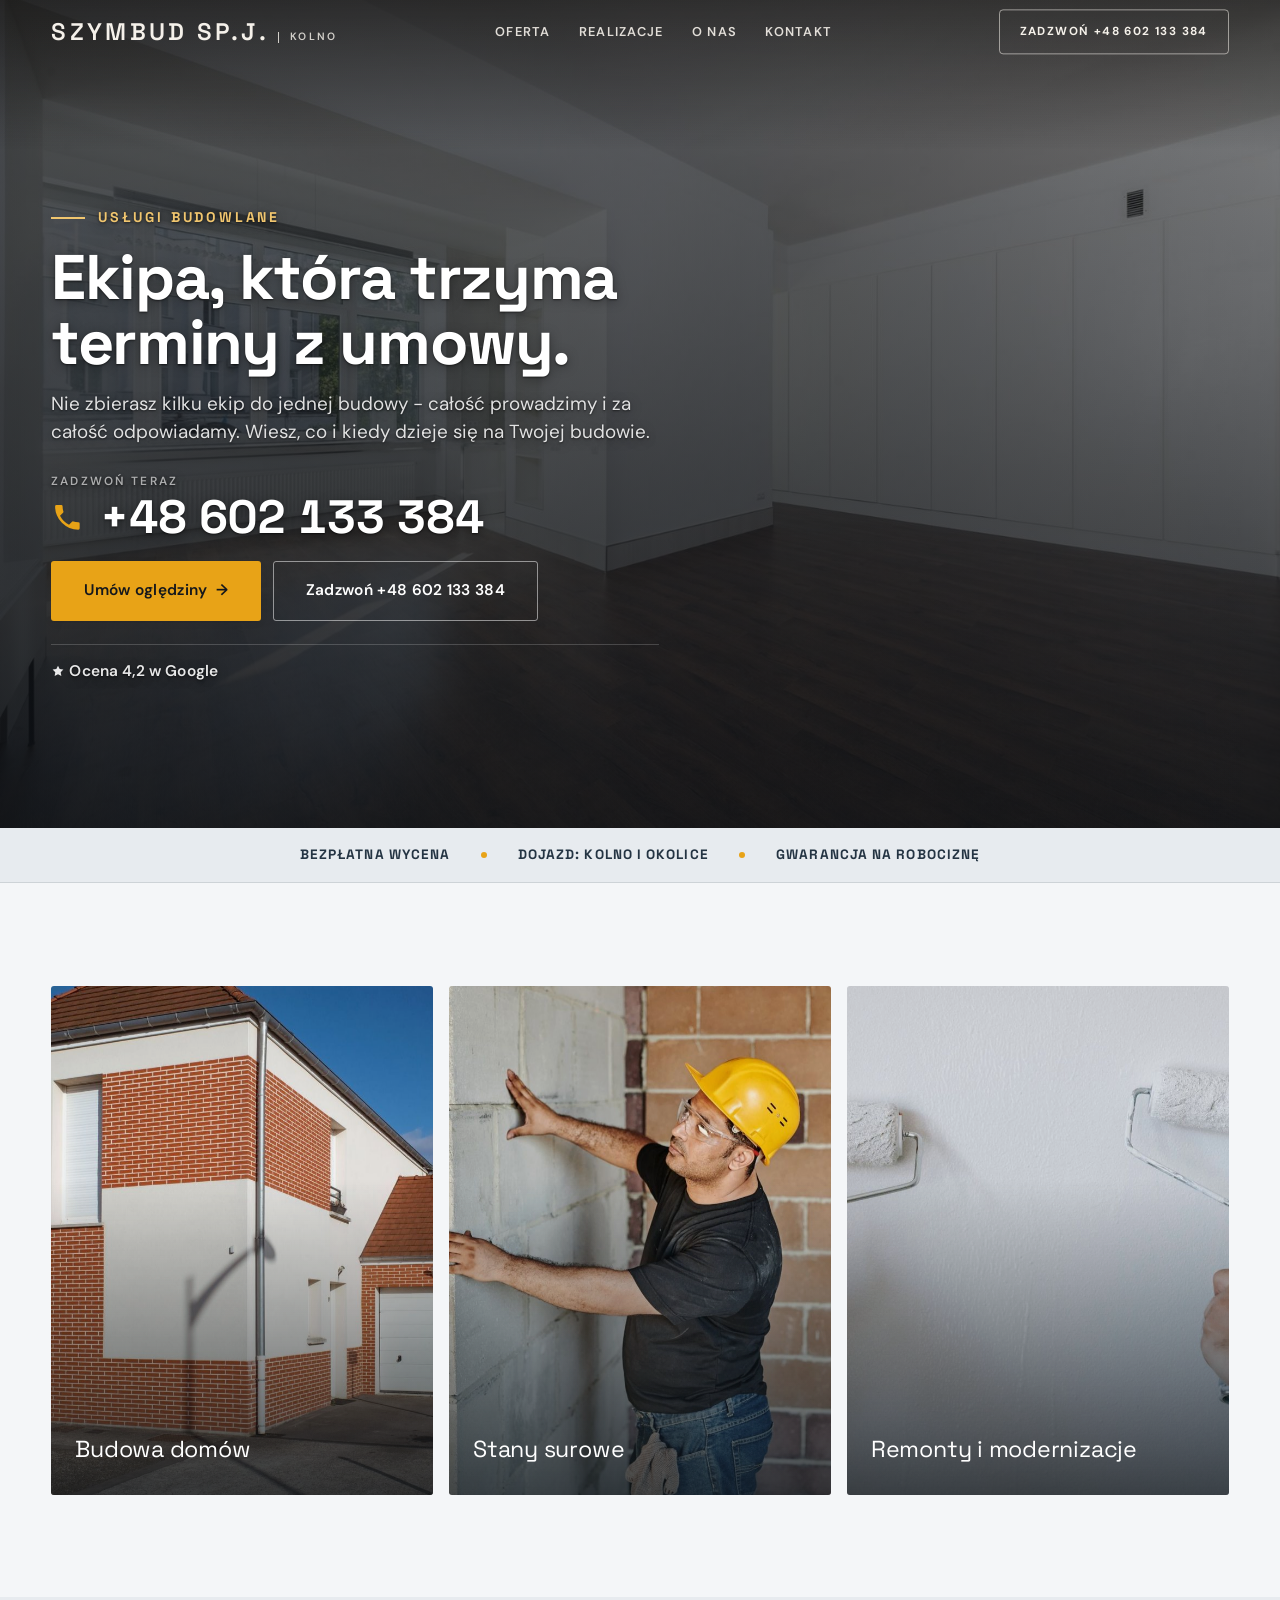
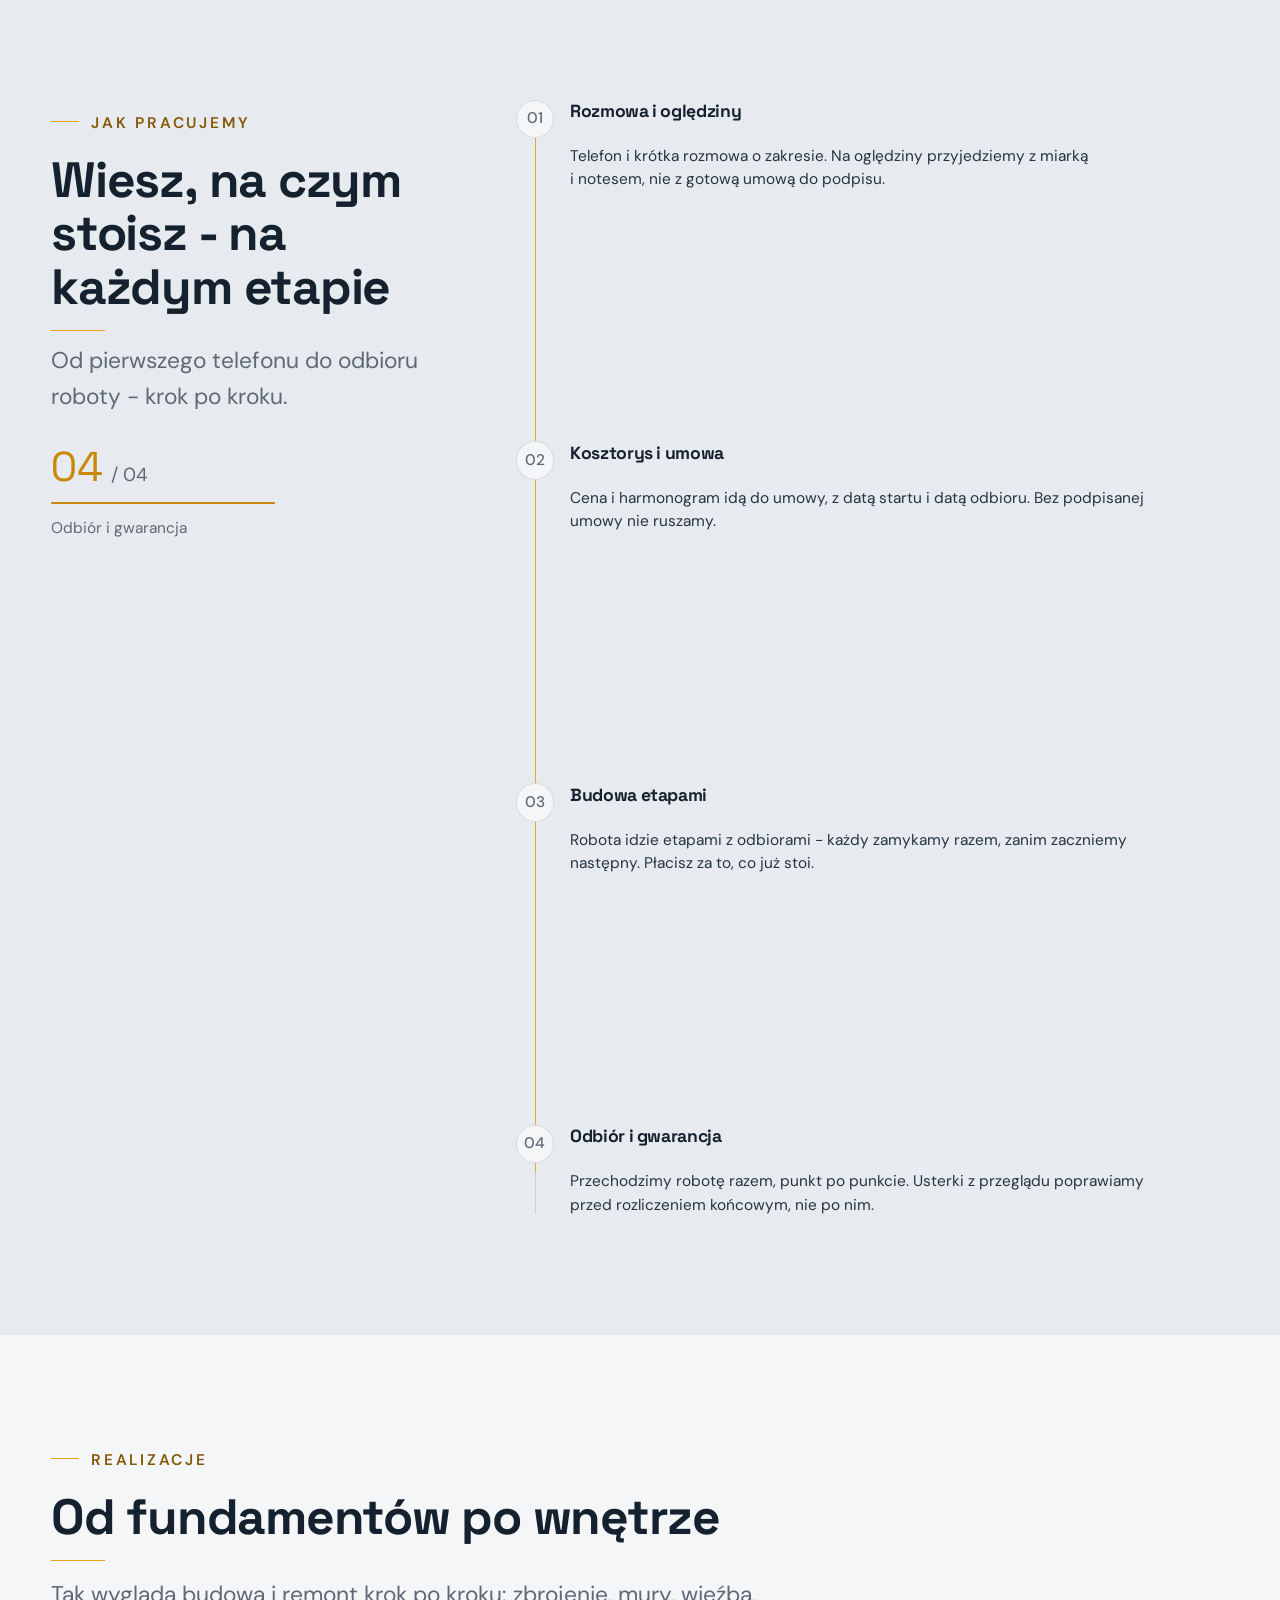
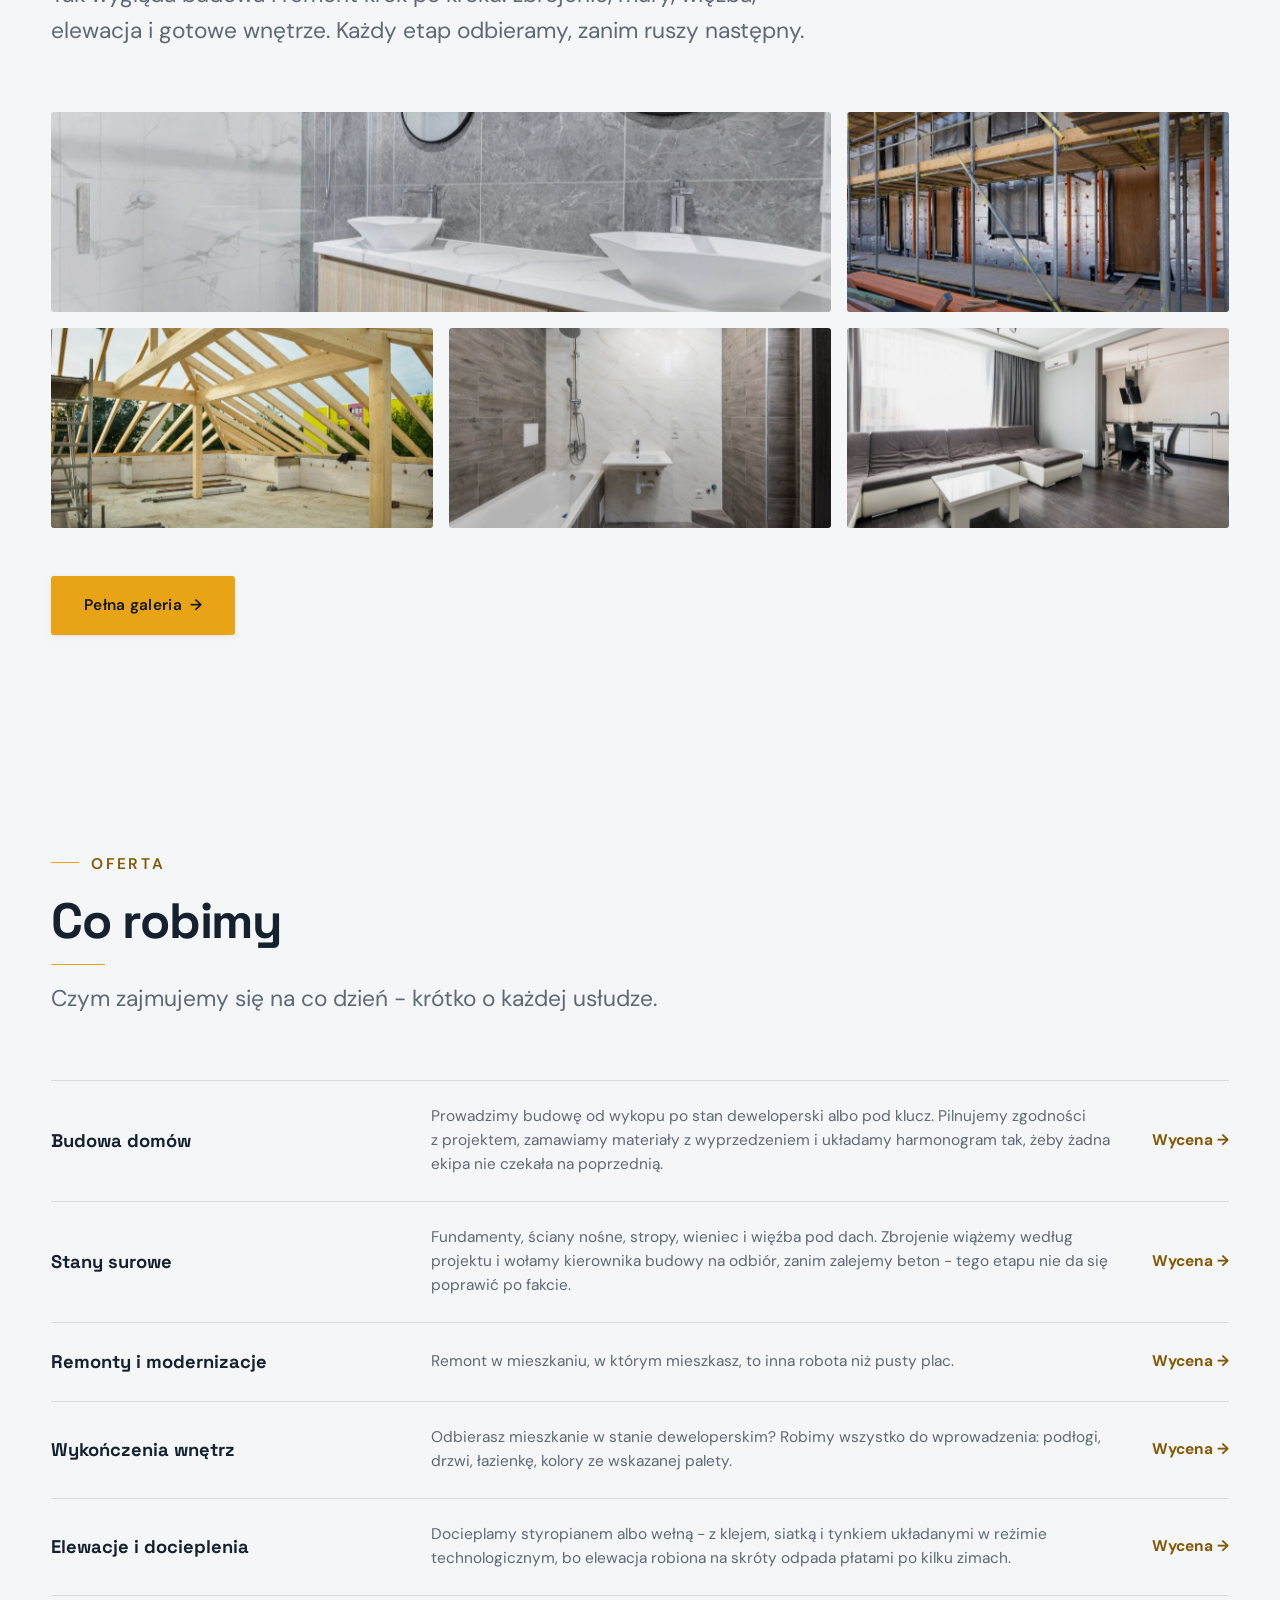
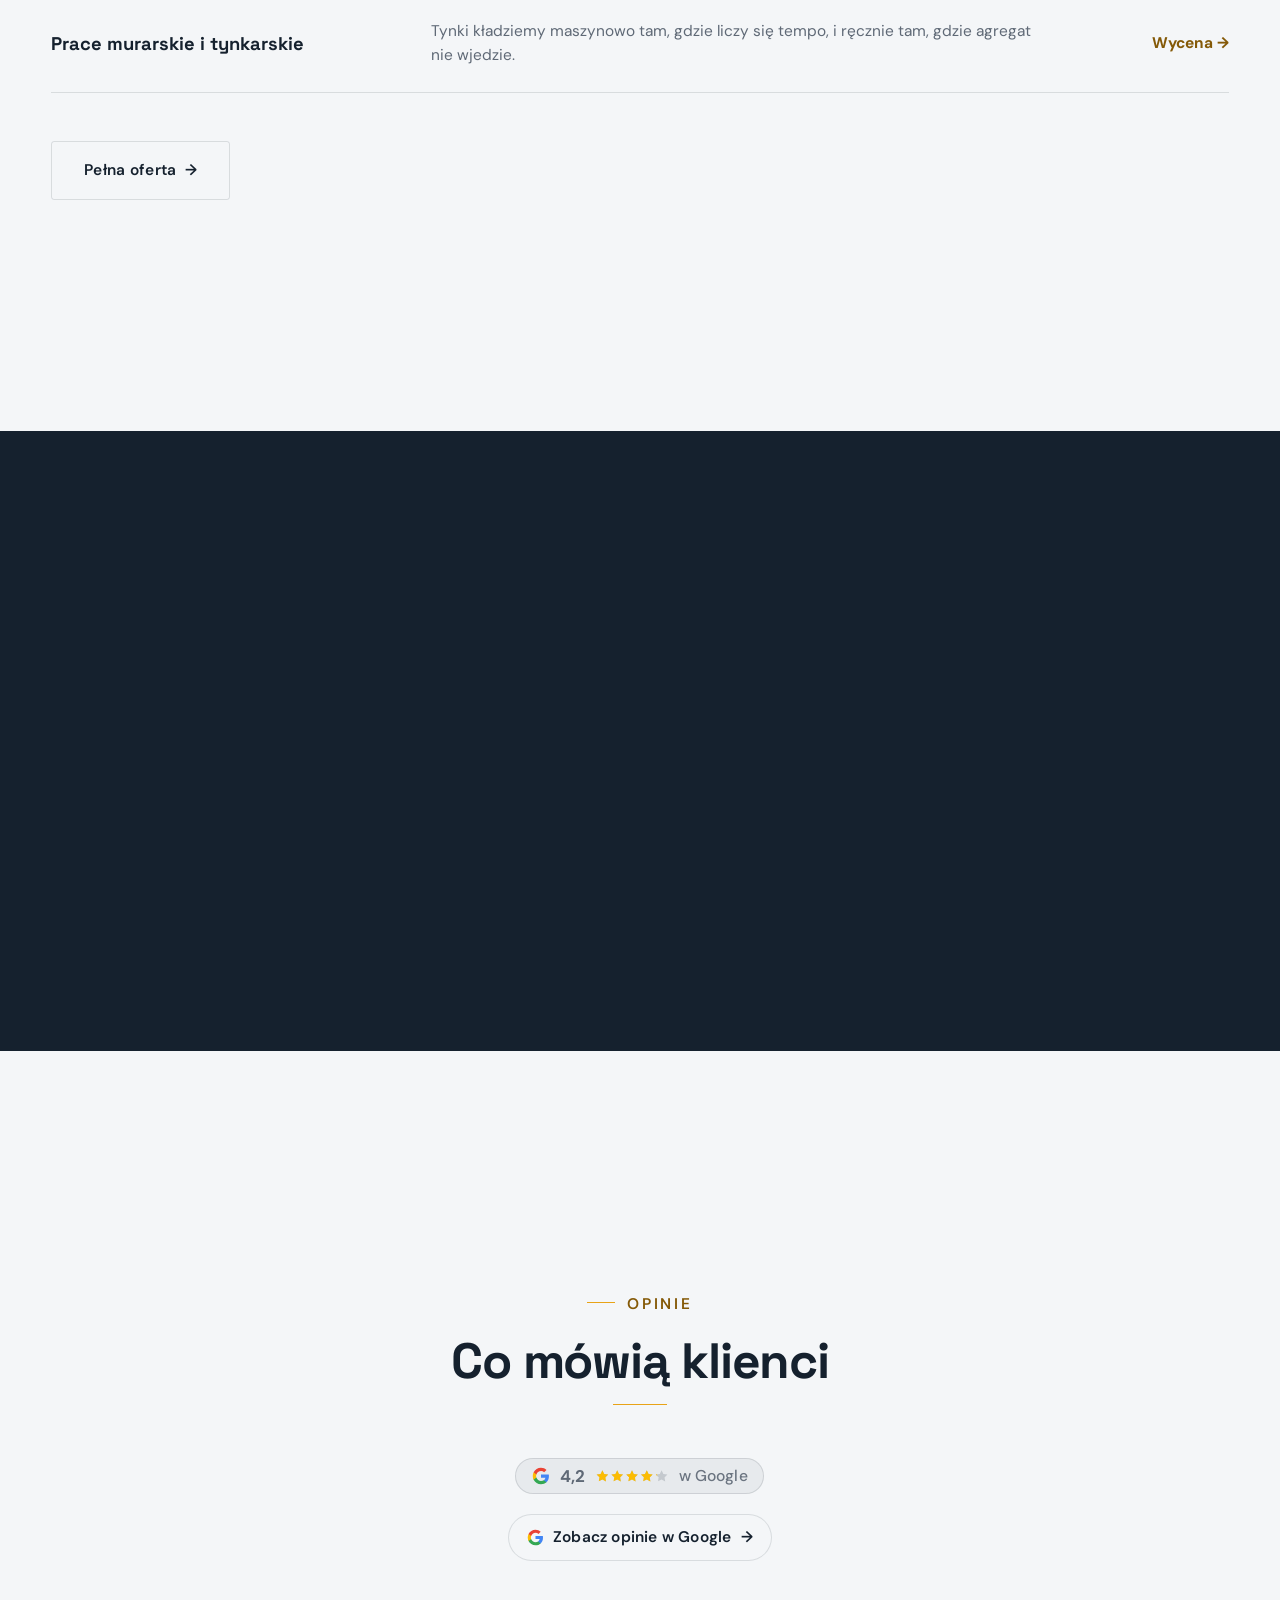
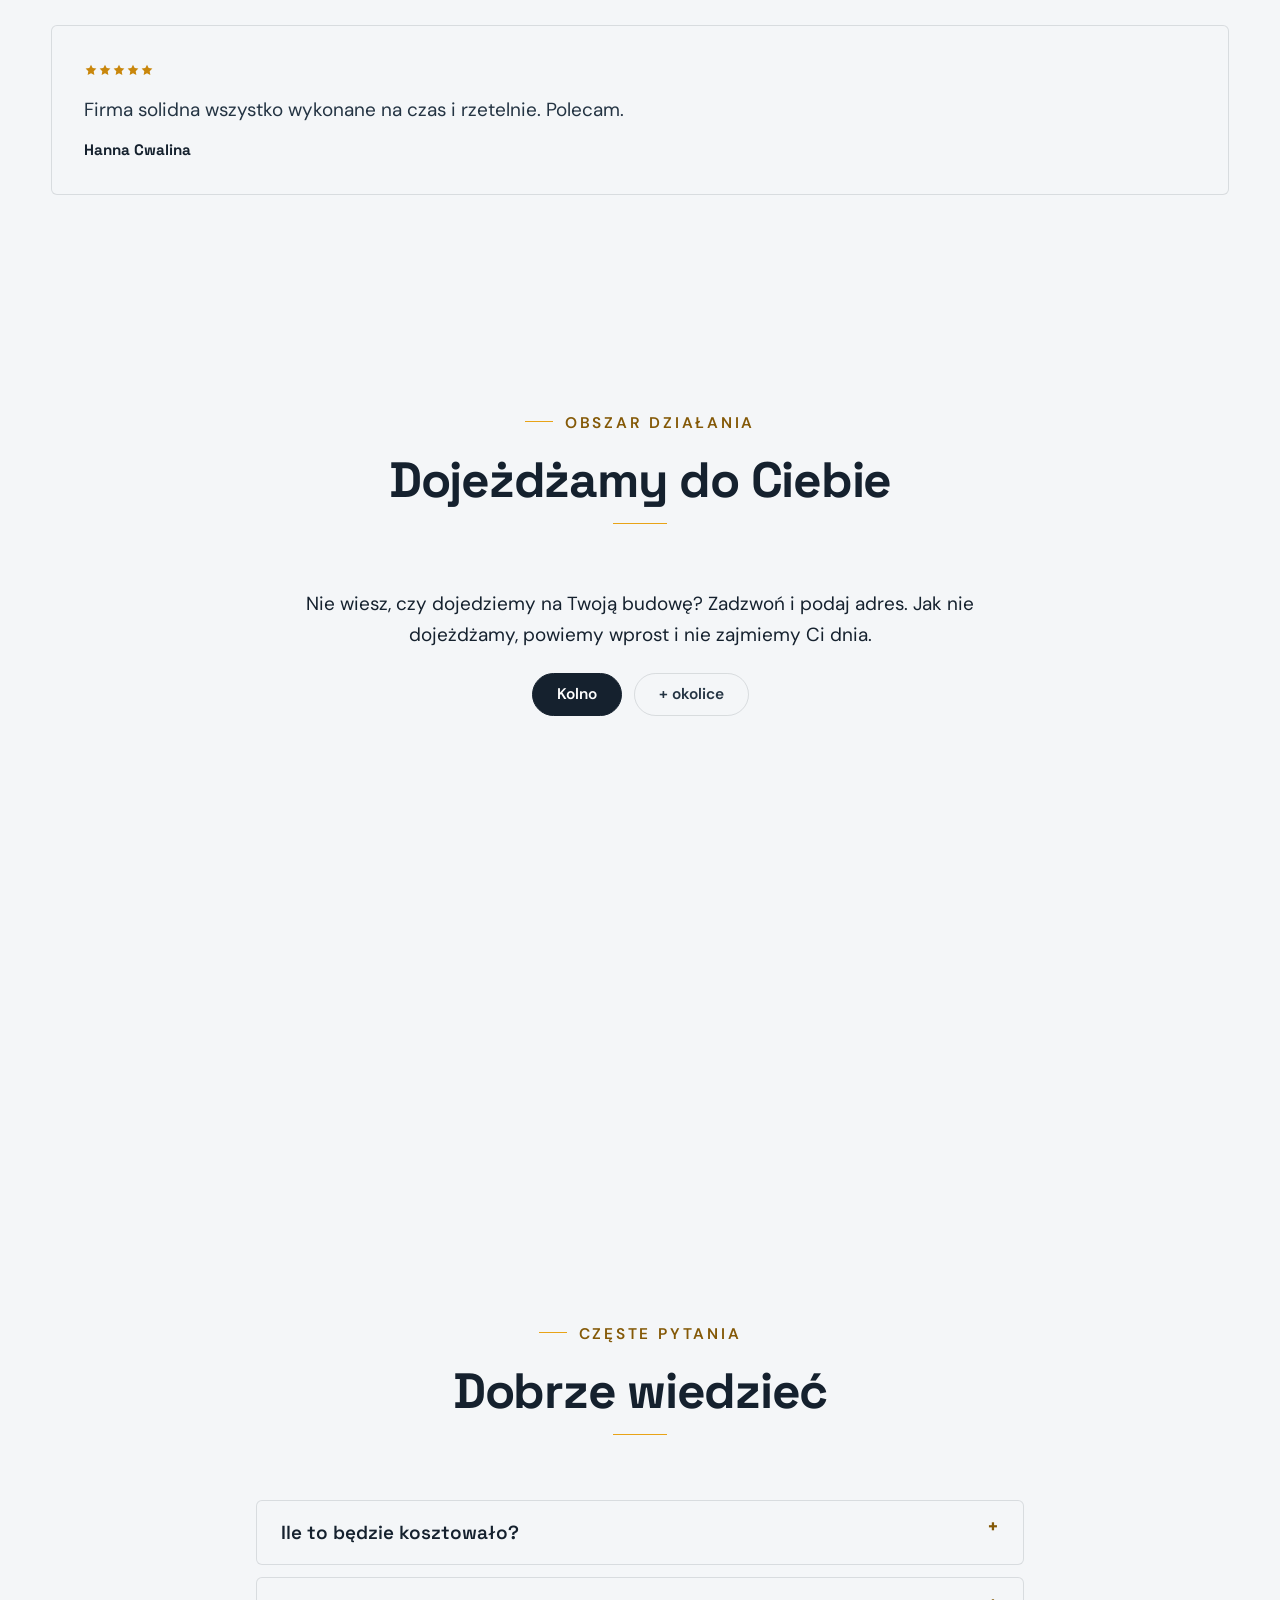
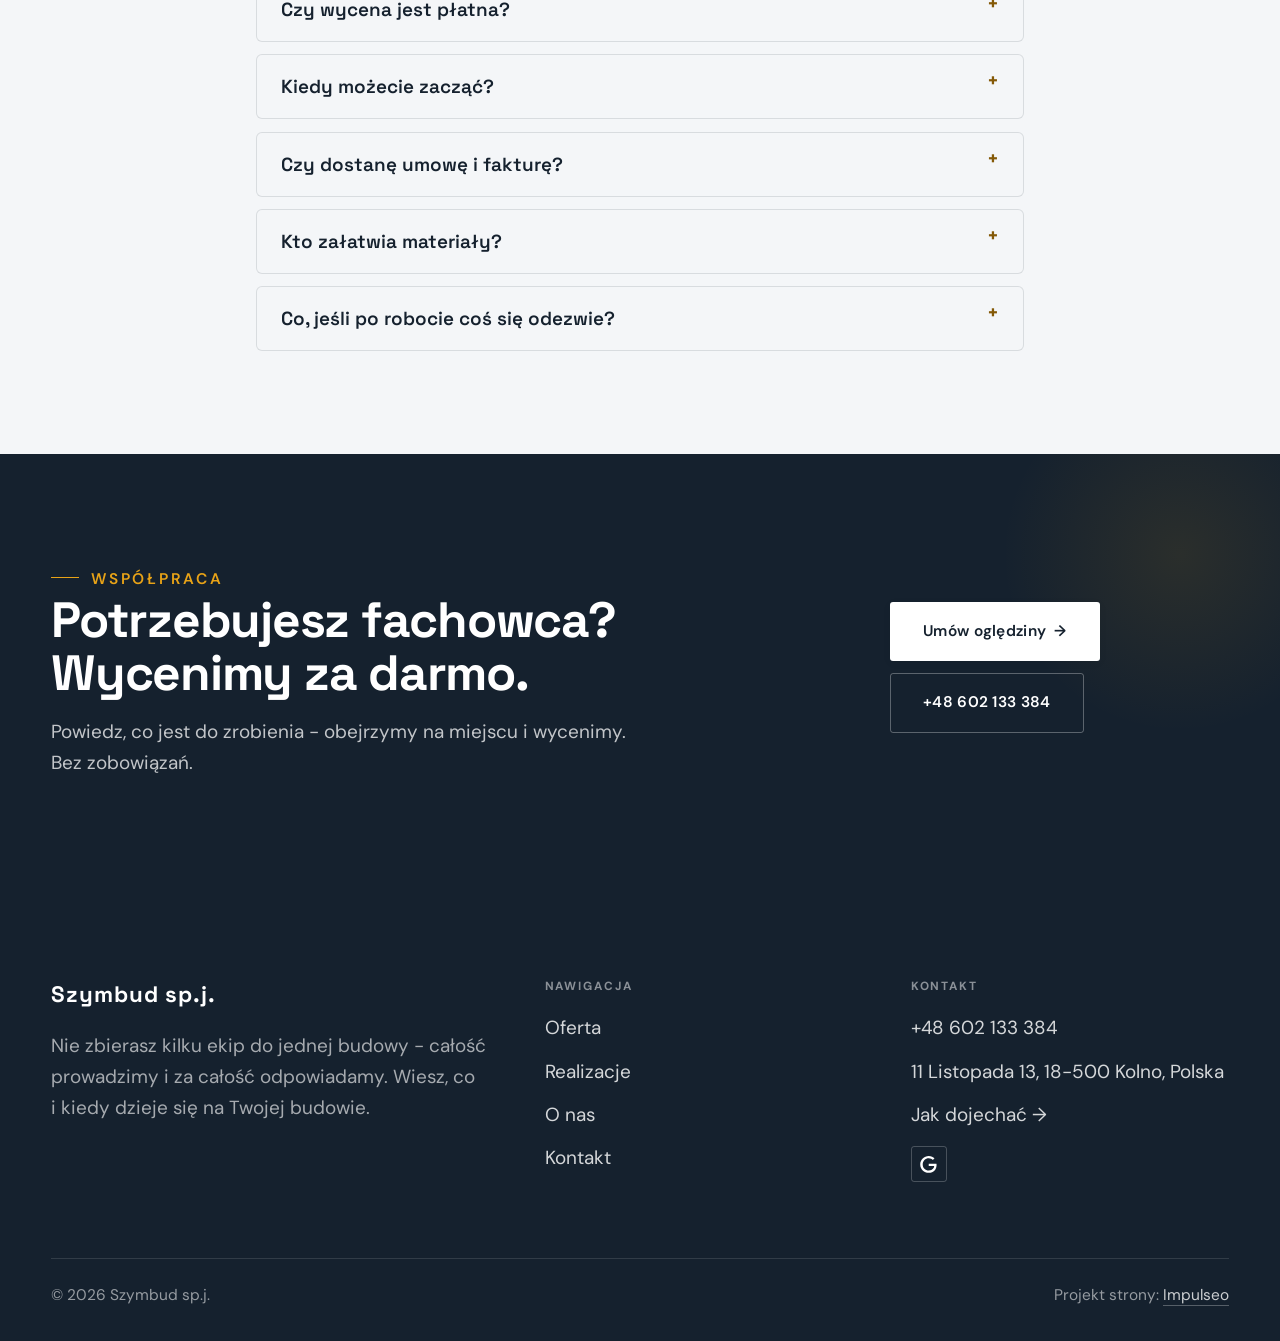
<file: index.html>
<!DOCTYPE html>
<html lang="pl">
<head>
<meta charset="UTF-8">
<meta name="viewport" content="width=device-width, initial-scale=1.0">
<title>Szymbud sp.j. - usługi budowlane</title>
<meta name="description" content="Firma budowlana w Kolnie: budowa domów, stany surowe, remonty, wykończenia, elewacje. Kosztorys i termin na piśmie przed robotą. Zadzwoń: +48 602 133 384.">
<link rel="canonical" href="https://impulseo-pl.github.io/szymbud-sp-j/">
<meta name="robots" content="noindex, nofollow">
<meta property="og:type" content="website">
<meta property="og:locale" content="pl_PL">
<meta property="og:site_name" content="Szymbud sp.j.">
<meta property="og:title" content="Szymbud sp.j. - usługi budowlane">
<meta property="og:description" content="Firma budowlana w Kolnie: budowa domów, stany surowe, remonty, wykończenia, elewacje. Kosztorys i termin na piśmie przed robotą. Zadzwoń: +48 602 133 384.">
<meta property="og:url" content="https://impulseo-pl.github.io/szymbud-sp-j/">
<meta property="og:image" content="https://impulseo-pl.github.io/szymbud-sp-j/img/og.jpg">
<meta property="og:image:width" content="1200">
<meta property="og:image:height" content="630">
<meta name="twitter:card" content="summary_large_image">
<script type="application/ld+json">{"@context": "https://schema.org", "@type": "GeneralContractor", "name": "Szymbud sp.j.", "url": "https://impulseo-pl.github.io/szymbud-sp-j/", "telephone": "+48602133384", "image": "https://impulseo-pl.github.io/szymbud-sp-j/img/og.jpg", "areaServed": "Kolno", "sameAs": ["https://maps.google.com/?cid=14871780380035518155&g_mp=CiVnb29nbGUubWFwcy5wbGFjZXMudjEuUGxhY2VzLkdldFBsYWNlEAIYBCAA"]}</script>
<link rel="preconnect" href="https://fonts.googleapis.com">
<link rel="preconnect" href="https://fonts.gstatic.com" crossorigin>
<link href="https://fonts.googleapis.com/css2?family=Space+Grotesk:wght@500;600;700&family=DM+Sans:opsz,wght@9..40,400;9..40,500;9..40,600&display=swap" rel="stylesheet">
<link rel="stylesheet" href="assets/styles.css?v=aef503f2">
</head>
<body>

<header class="nav">
  <div class="wrap nav-inner">
    <a class="brand" href="index.html"><span class="name">Szymbud sp.j.</span><span class="sub">Kolno</span></a>
    <nav class="nav-links">
      <a href="oferta.html">Oferta</a>
      <a href="realizacje.html">Realizacje</a>
      <a href="o-nas.html">O nas</a>
      <a href="kontakt.html">Kontakt</a>
      <a href="tel:+48602133384" class="btn btn-accent">Zadzwoń +48 602 133 384</a>
    </nav>
    <button class="nav-toggle" aria-label="Menu"><span></span><span></span><span></span></button>
  </div>
</header>

<main>
<section class="hero-fach">
  <img class="hf-photo" src="img/hero.jpg" fetchpriority="high" data-rotate="img/g11.jpg|img/g12.jpg" alt="Szymbud sp.j." width="1880" height="1255">
  <div class="hf-panel">
    <div class="hf-inner">
      <span class="hf-kicker">Usługi budowlane</span>
      <h1 class="hf-title">Ekipa, która trzyma terminy z umowy. <em></em></h1>
      <p class="hf-lead">Nie zbierasz kilku ekip do jednej budowy - całość prowadzimy i za całość odpowiadamy. Wiesz, co i kiedy dzieje się na Twojej budowie.</p>
      <a class="hf-phone" href="tel:+48602133384"><span class="hf-phone-lab">Zadzwoń teraz</span><span class="hf-phone-num"><svg class="ico-tel" width="16" height="16" viewBox="0 0 24 24" fill="none" aria-hidden="true"><path d="M6.6 10.8a15.5 15.5 0 0 0 6.6 6.6l2.2-2.2a1 1 0 0 1 1-.24 11.4 11.4 0 0 0 3.6.58 1 1 0 0 1 1 1V20a1 1 0 0 1-1 1A17 17 0 0 1 3 4a1 1 0 0 1 1-1h3.5a1 1 0 0 1 1 1c0 1.25.2 2.46.58 3.6a1 1 0 0 1-.25 1l-2.23 2.2Z" fill="currentColor"/></svg> +48 602 133 384</span></a>
      <div class="hf-actions">
        <a href="kontakt.html" class="btn btn-accent">Umów oględziny <span class="arr">→</span></a>
        <a href="tel:+48602133384" class="btn btn-ghost hf-ghost">Zadzwoń +48 602 133 384</a>
      </div>
      <div class="hf-trust"><svg class="ico-star" width="14" height="14" viewBox="0 0 24 24" style="vertical-align:-2px" aria-hidden="true"><path d="M12 2.8l2.85 5.8 6.4.93-4.63 4.5 1.1 6.37L12 17.4l-5.72 3 1.1-6.37-4.63-4.5 6.4-.93L12 2.8Z" fill="currentColor"/></svg> Ocena 4,2 w Google</div>
    </div>
  </div>
</section>
<section class="fach-promise">
  <div class="wrap">
    <ul class="fp-row reveal"><li>Bezpłatna wycena</li><li>Dojazd: Kolno i okolice</li><li>Gwarancja na robociznę</li></ul>
  </div>
</section>
<section class="gateways-band">
  <div class="wrap">
    <div class="gateways">
      <a href="oferta.html" class="gateway reveal"><img src="img/g6.jpg" alt="Budowa domów" loading="lazy" width="1600" height="1066" decoding="async"><span class="g-ttl">Budowa domów</span></a>
      <a href="oferta.html" class="gateway reveal"><img src="img/g2.jpg" alt="Stany surowe" loading="lazy" width="1600" height="1066" decoding="async"><span class="g-ttl">Stany surowe</span></a>
      <a href="oferta.html" class="gateway reveal"><img src="img/g8.jpg" alt="Remonty i modernizacje" loading="lazy" width="1600" height="1066" decoding="async"><span class="g-ttl">Remonty i modernizacje</span></a>
    </div>
  </div>
</section>
<section class="proces proces-os fachowcy">
  <div class="wrap proc-grid">
    <div class="proc-side">
      <div class="head reveal">
        <span class="eyebrow">Jak pracujemy</span>
        <h2>Wiesz, na czym stoisz - na każdym etapie</h2>
        <p>Od pierwszego telefonu do odbioru roboty - krok po kroku.</p>
      </div>
      <div class="proc-count" aria-hidden="true"><span class="pc-cur">01</span><span class="pc-all">/ 04</span></div>
      <div class="proc-bar" aria-hidden="true"><i></i></div>
      <p class="proc-now" aria-hidden="true">Rozmowa i oględziny</p>
    </div>
    <ol class="proces-line">
      <li class="reveal"><span class="pno">01</span><h3>Rozmowa i oględziny</h3><p>Telefon i krótka rozmowa o zakresie. Na oględziny przyjedziemy z miarką i notesem, nie z gotową umową do podpisu.</p></li>
      <li class="reveal"><span class="pno">02</span><h3>Kosztorys i umowa</h3><p>Cena i harmonogram idą do umowy, z datą startu i datą odbioru. Bez podpisanej umowy nie ruszamy.</p></li>
      <li class="reveal"><span class="pno">03</span><h3>Budowa etapami</h3><p>Robota idzie etapami z odbiorami - każdy zamykamy razem, zanim zaczniemy następny. Płacisz za to, co już stoi.</p></li>
      <li class="reveal"><span class="pno">04</span><h3>Odbiór i gwarancja</h3><p>Przechodzimy robotę razem, punkt po punkcie. Usterki z przeglądu poprawiamy przed rozliczeniem końcowym, nie po nim.</p></li>
    </ol>
  </div>
</section>
<section>
  <div class="wrap">
    <div class="head reveal">
      <span class="eyebrow">Realizacje</span>
      <h2>Od fundamentów po wnętrze</h2>
      <p>Tak wygląda budowa i remont krok po kroku: zbrojenie, mury, więźba, elewacja i gotowe wnętrze. Każdy etap odbieramy, zanim ruszy następny.</p>
    </div>
    <div class="gallery">
      <div class="tile t-two3 reveal"><img src="img/g4.jpg" alt="Szymbud sp.j." loading="lazy" width="1600" height="1066" decoding="async"></div>
      <div class="tile t-third reveal"><img src="img/g5.jpg" alt="Szymbud sp.j." loading="lazy" width="1600" height="1066" decoding="async"></div>
      <div class="tile t-third reveal"><img src="img/g3.jpg" alt="Szymbud sp.j." loading="lazy" width="1600" height="1066" decoding="async"></div>
      <div class="tile t-third reveal"><img src="img/g7.jpg" alt="Szymbud sp.j." loading="lazy" width="1600" height="1068" decoding="async"></div>
      <div class="tile t-third reveal"><img src="img/g10.jpg" alt="Szymbud sp.j." loading="lazy" width="1600" height="1068" decoding="async"></div>
    </div>
    <div style="margin-top:var(--space-7)" class="reveal"><a href="realizacje.html" class="btn btn-accent">Pełna galeria <span class="arr">→</span></a></div>
  </div>
</section>
<section class="fach-uslugi">
  <div class="wrap">
    <div class="head reveal">
      <span class="eyebrow">Oferta</span>
      <h2>Co robimy</h2>
      <p>Czym zajmujemy się na co dzień - krótko o każdej usłudze.</p>
    </div>
    <ul class="fu-list">
      <li class="fu-row reveal"><div class="fu-name">Budowa domów</div><div class="fu-desc">Prowadzimy budowę od wykopu po stan deweloperski albo pod klucz. Pilnujemy zgodności z projektem, zamawiamy materiały z wyprzedzeniem i układamy harmonogram tak, żeby żadna ekipa nie czekała na poprzednią.</div><a class="fu-cta" href="kontakt.html">Wycena <span class="arr">→</span></a></li>
      <li class="fu-row reveal"><div class="fu-name">Stany surowe</div><div class="fu-desc">Fundamenty, ściany nośne, stropy, wieniec i więźba pod dach. Zbrojenie wiążemy według projektu i wołamy kierownika budowy na odbiór, zanim zalejemy beton - tego etapu nie da się poprawić po fakcie.</div><a class="fu-cta" href="kontakt.html">Wycena <span class="arr">→</span></a></li>
      <li class="fu-row reveal"><div class="fu-name">Remonty i modernizacje</div><div class="fu-desc">Remont w mieszkaniu, w którym mieszkasz, to inna robota niż pusty plac.</div><a class="fu-cta" href="kontakt.html">Wycena <span class="arr">→</span></a></li>
      <li class="fu-row reveal"><div class="fu-name">Wykończenia wnętrz</div><div class="fu-desc">Odbierasz mieszkanie w stanie deweloperskim? Robimy wszystko do wprowadzenia: podłogi, drzwi, łazienkę, kolory ze wskazanej palety.</div><a class="fu-cta" href="kontakt.html">Wycena <span class="arr">→</span></a></li>
      <li class="fu-row reveal"><div class="fu-name">Elewacje i docieplenia</div><div class="fu-desc">Docieplamy styropianem albo wełną - z klejem, siatką i tynkiem układanymi w reżimie technologicznym, bo elewacja robiona na skróty odpada płatami po kilku zimach.</div><a class="fu-cta" href="kontakt.html">Wycena <span class="arr">→</span></a></li>
      <li class="fu-row reveal"><div class="fu-name">Prace murarskie i tynkarskie</div><div class="fu-desc">Tynki kładziemy maszynowo tam, gdzie liczy się tempo, i ręcznie tam, gdzie agregat nie wjedzie.</div><a class="fu-cta" href="kontakt.html">Wycena <span class="arr">→</span></a></li>
    </ul>
    <div style="margin-top:var(--space-7)" class="reveal"><a href="oferta.html" class="btn btn-ghost">Pełna oferta <span class="arr">→</span></a></div>
  </div>
</section>
<section class="stopklatka" aria-hidden="true">
  <div class="stk-bg" style="background-image:url(img/g9.jpg)"></div>
</section>
<section class="opinie">
  <div class="wrap">
    <div class="head center reveal">
      <span class="eyebrow">Opinie</span>
      <h2>Co mówią klienci</h2>
    </div>
    <p class="op-meta reveal"><span class="g-badge"><svg class="gb-ico" viewBox="0 0 24 24" width="18" height="18" aria-hidden="true"><path fill="#4285F4" d="M22.56 12.25c0-.78-.07-1.53-.2-2.25H12v4.26h5.92c-.26 1.37-1.04 2.53-2.21 3.31v2.77h3.57c2.08-1.92 3.28-4.74 3.28-8.09z"/><path fill="#34A853" d="M12 23c2.97 0 5.46-.98 7.28-2.66l-3.57-2.77c-.98.66-2.23 1.06-3.71 1.06-2.86 0-5.29-1.93-6.16-4.53H2.18v2.84C3.99 20.53 7.7 23 12 23z"/><path fill="#FBBC05" d="M5.84 14.09c-.22-.66-.35-1.36-.35-2.09s.13-1.43.35-2.09V7.07H2.18C1.43 8.55 1 10.22 1 12s.43 3.45 1.18 4.93l2.85-2.22.81-.62z"/><path fill="#EA4335" d="M12 5.38c1.62 0 3.06.56 4.21 1.64l3.15-3.15C17.45 2.09 14.97 1 12 1 7.7 1 3.99 3.47 2.18 7.07l3.66 2.84c.87-2.6 3.3-4.53 6.16-4.53z"/></svg><b class="gb-ocena">4,2</b><svg class="gb-stars" viewBox="0 0 90 18" width="74" height="14.8" aria-hidden="true"><g fill="currentColor" opacity=".26"><path transform="translate(0,0)" d="M9 1.6l2.2 4.46 4.92.72-3.56 3.47.84 4.9L9 12.74l-4.4 2.31.84-4.9L1.88 6.68l4.92-.72L9 1.6Z"/><path transform="translate(18,0)" d="M9 1.6l2.2 4.46 4.92.72-3.56 3.47.84 4.9L9 12.74l-4.4 2.31.84-4.9L1.88 6.68l4.92-.72L9 1.6Z"/><path transform="translate(36,0)" d="M9 1.6l2.2 4.46 4.92.72-3.56 3.47.84 4.9L9 12.74l-4.4 2.31.84-4.9L1.88 6.68l4.92-.72L9 1.6Z"/><path transform="translate(54,0)" d="M9 1.6l2.2 4.46 4.92.72-3.56 3.47.84 4.9L9 12.74l-4.4 2.31.84-4.9L1.88 6.68l4.92-.72L9 1.6Z"/><path transform="translate(72,0)" d="M9 1.6l2.2 4.46 4.92.72-3.56 3.47.84 4.9L9 12.74l-4.4 2.31.84-4.9L1.88 6.68l4.92-.72L9 1.6Z"/></g><clipPath id="gs840"><rect x="0" y="0" width="75.6" height="18"/></clipPath><g fill="#FBBC04" clip-path="url(#gs840)"><path transform="translate(0,0)" d="M9 1.6l2.2 4.46 4.92.72-3.56 3.47.84 4.9L9 12.74l-4.4 2.31.84-4.9L1.88 6.68l4.92-.72L9 1.6Z"/><path transform="translate(18,0)" d="M9 1.6l2.2 4.46 4.92.72-3.56 3.47.84 4.9L9 12.74l-4.4 2.31.84-4.9L1.88 6.68l4.92-.72L9 1.6Z"/><path transform="translate(36,0)" d="M9 1.6l2.2 4.46 4.92.72-3.56 3.47.84 4.9L9 12.74l-4.4 2.31.84-4.9L1.88 6.68l4.92-.72L9 1.6Z"/><path transform="translate(54,0)" d="M9 1.6l2.2 4.46 4.92.72-3.56 3.47.84 4.9L9 12.74l-4.4 2.31.84-4.9L1.88 6.68l4.92-.72L9 1.6Z"/><path transform="translate(72,0)" d="M9 1.6l2.2 4.46 4.92.72-3.56 3.47.84 4.9L9 12.74l-4.4 2.31.84-4.9L1.88 6.68l4.92-.72L9 1.6Z"/></g></svg><span class="gb-txt">w Google</span></span></p>
    <p class="op-meta reveal"><a class="op-google" href="https://maps.google.com/?cid=14871780380035518155&amp;g_mp=CiVnb29nbGUubWFwcy5wbGFjZXMudjEuUGxhY2VzLkdldFBsYWNlEAIYBCAA" target="_blank" rel="noopener"><svg class="op-g-ico" viewBox="0 0 24 24" width="17" height="17" aria-hidden="true"><path fill="#4285F4" d="M22.56 12.25c0-.78-.07-1.53-.2-2.25H12v4.26h5.92c-.26 1.37-1.04 2.53-2.21 3.31v2.77h3.57c2.08-1.92 3.28-4.74 3.28-8.09z"/><path fill="#34A853" d="M12 23c2.97 0 5.46-.98 7.28-2.66l-3.57-2.77c-.98.66-2.23 1.06-3.71 1.06-2.86 0-5.29-1.93-6.16-4.53H2.18v2.84C3.99 20.53 7.7 23 12 23z"/><path fill="#FBBC05" d="M5.84 14.09c-.22-.66-.35-1.36-.35-2.09s.13-1.43.35-2.09V7.07H2.18C1.43 8.55 1 10.22 1 12s.43 3.45 1.18 4.93l2.85-2.22.81-.62z"/><path fill="#EA4335" d="M12 5.38c1.62 0 3.06.56 4.21 1.64l3.15-3.15C17.45 2.09 14.97 1 12 1 7.7 1 3.99 3.47 2.18 7.07l3.66 2.84c.87-2.6 3.3-4.53 6.16-4.53z"/></svg><span>Zobacz opinie w Google</span><span class="arr">→</span></a></p>
    <div class="opinie-grid">
      <figure class="op-card reveal"><span class="op-star"><svg class="ico-star" width="14" height="14" viewBox="0 0 24 24" style="vertical-align:-2px" aria-hidden="true"><path d="M12 2.8l2.85 5.8 6.4.93-4.63 4.5 1.1 6.37L12 17.4l-5.72 3 1.1-6.37-4.63-4.5 6.4-.93L12 2.8Z" fill="currentColor"/></svg><svg class="ico-star" width="14" height="14" viewBox="0 0 24 24" style="vertical-align:-2px" aria-hidden="true"><path d="M12 2.8l2.85 5.8 6.4.93-4.63 4.5 1.1 6.37L12 17.4l-5.72 3 1.1-6.37-4.63-4.5 6.4-.93L12 2.8Z" fill="currentColor"/></svg><svg class="ico-star" width="14" height="14" viewBox="0 0 24 24" style="vertical-align:-2px" aria-hidden="true"><path d="M12 2.8l2.85 5.8 6.4.93-4.63 4.5 1.1 6.37L12 17.4l-5.72 3 1.1-6.37-4.63-4.5 6.4-.93L12 2.8Z" fill="currentColor"/></svg><svg class="ico-star" width="14" height="14" viewBox="0 0 24 24" style="vertical-align:-2px" aria-hidden="true"><path d="M12 2.8l2.85 5.8 6.4.93-4.63 4.5 1.1 6.37L12 17.4l-5.72 3 1.1-6.37-4.63-4.5 6.4-.93L12 2.8Z" fill="currentColor"/></svg><svg class="ico-star" width="14" height="14" viewBox="0 0 24 24" style="vertical-align:-2px" aria-hidden="true"><path d="M12 2.8l2.85 5.8 6.4.93-4.63 4.5 1.1 6.37L12 17.4l-5.72 3 1.1-6.37-4.63-4.5 6.4-.93L12 2.8Z" fill="currentColor"/></svg></span><blockquote>Firma solidna wszystko wykonane na czas i rzetelnie. Polecam.</blockquote><span class="op-autor">Hanna Cwalina</span></figure>
    </div>
  </div>
</section>
<section class="obszar">
  <div class="wrap">
    <div class="head center reveal">
      <span class="eyebrow">Obszar działania</span>
      <h2>Dojeżdżamy do Ciebie</h2>
    </div>
    <p class="obszar-txt reveal" style="text-align:center;max-width:60ch;margin:0 auto 1.4rem">Nie wiesz, czy dojedziemy na Twoją budowę? Zadzwoń i podaj adres. Jak nie dojeżdżamy, powiemy wprost i nie zajmiemy Ci dnia.</p>
    <ul class="obszar-list reveal"><li class="is-home">Kolno</li><li>+ okolice</li></ul>
    <div class="obszar-mapa reveal" style="margin-top:var(--space-7)">
      <iframe title="Obszar działania - Kolno i okolice" src="https://maps.google.com/maps?q=53.413146%2C21.9304539&amp;z=11&amp;output=embed" loading="lazy" referrerpolicy="no-referrer-when-downgrade" style="width:100%;height:clamp(280px,38vh,420px);border:0;display:block;border-radius:var(--r-md)"></iframe>
    </div>
  </div>
</section>
<section class="faq-klinika">
  <div class="wrap">
    <div class="head center reveal">
      <span class="eyebrow">Częste pytania</span>
      <h2>Dobrze wiedzieć</h2>
    </div>
    <div class="faq-list">
      <details class="faq-item reveal"><summary>Ile to będzie kosztowało?</summary><p>Kosztorys rozpisujemy na etapy i materiały, więc widzisz, co ile kosztuje, i możesz zdjąć coś z listy, zanim podpiszemy umowę.</p></details>
      <details class="faq-item reveal"><summary>Czy wycena jest płatna?</summary><p>Za obejrzenie placu i policzenie nie bierzemy pieniędzy. Płacisz za robotę, nie za kosztorys.</p></details>
      <details class="faq-item reveal"><summary>Kiedy możecie zacząć?</summary><p>Terminy ustawiamy z wyprzedzeniem, bo budowę prowadzimy do końca, zamiast żonglować kilkoma naraz. Zadzwoń - powiemy, kiedy realnie możemy wejść.</p></details>
      <details class="faq-item reveal"><summary>Czy dostanę umowę i fakturę?</summary><p>Tak, zawsze. Faktury z budowy warto trzymać - przydają się przy kredycie hipotecznym i przy sprzedaży domu.</p></details>
      <details class="faq-item reveal"><summary>Kto załatwia materiały?</summary><p>Zwykle my - mamy sprawdzone hurtownie i rabaty wykonawcy, a wszystkie faktury zakupu widzisz. Wolisz kupić coś samodzielnie? Podamy ilości i parametry, żebyś nie przepłacił.</p></details>
      <details class="faq-item reveal"><summary>Co, jeśli po robocie coś się odezwie?</summary><p>Pęknięcie na ścianie czy rysa przy oknie po roku to sprawa do naprawy, nie do dyskusji. Nasza robota - nasza poprawka, bez kombinowania.</p></details>
    </div>
  </div>
</section>
<section class="cta">
  <div class="wrap">
    <div class="reveal">
      <span class="eyebrow">Współpraca</span>
      <h2>Potrzebujesz fachowca? Wycenimy za darmo.</h2>
      <p>Powiedz, co jest do zrobienia - obejrzymy na miejscu i wycenimy. Bez zobowiązań.</p>
    </div>
    <div class="cta-actions reveal">
      <a href="kontakt.html" class="btn btn-light">Umów oględziny <span class="arr">→</span></a>
      <a href="tel:+48602133384" class="btn btn-ghost btn-ghost-cta">+48 602 133 384</a>
    </div>
  </div>
</section>
</main>

<footer>
  <div class="wrap">
    <div class="foot-grid">
      <div class="foot-brand">
        <div class="name">Szymbud sp.j.</div>
        <p>Nie zbierasz kilku ekip do jednej budowy - całość prowadzimy i za całość odpowiadamy. Wiesz, co i kiedy dzieje się na Twojej budowie.</p>
      </div>
      <div class="foot-col">
        <h4>Nawigacja</h4>
        <a href="oferta.html">Oferta</a>
        <a href="realizacje.html">Realizacje</a>
        <a href="o-nas.html">O nas</a>
        <a href="kontakt.html">Kontakt</a>
      </div>
      <div class="foot-col">
        <h4>Kontakt</h4>
        <a href="tel:+48602133384">+48 602 133 384</a>
        <p>11 Listopada 13, 18-500 Kolno, Polska</p>
        <a href="https://maps.google.com/?cid=14871780380035518155&g_mp=CiVnb29nbGUubWFwcy5wbGFjZXMudjEuUGxhY2VzLkdldFBsYWNlEAIYBCAA" target="_blank" rel="noopener">Jak dojechać →</a>
      <div class="foot-soc">
        <a class="soc" href="https://maps.google.com/?cid=14871780380035518155&g_mp=CiVnb29nbGUubWFwcy5wbGFjZXMudjEuUGxhY2VzLkdldFBsYWNlEAIYBCAA" target="_blank" rel="noopener" aria-label="Google - Szymbud sp.j."><svg viewBox="0 0 24 24" aria-hidden="true" focusable="false"><path d="M12.48 10.92v3.28h7.84c-.24 1.84-.853 3.187-1.787 4.133-1.147 1.147-2.933 2.4-6.053 2.4-4.827 0-8.6-3.893-8.6-8.72s3.773-8.72 8.6-8.72c2.6 0 4.507 1.027 5.907 2.347l2.307-2.307C18.747 1.44 16.133 0 12.48 0 5.867 0 .307 5.387.307 12s5.56 12 12.173 12c3.573 0 6.267-1.173 8.373-3.36 2.16-2.16 2.84-5.213 2.84-7.667 0-.76-.053-1.467-.173-2.053H12.48z" fill="currentColor"/></svg></a>
      </div>
      </div>
    </div>
    <div class="foot-bot">
      <span>© 2026 Szymbud sp.j.</span>
      <span>Projekt strony: <a class="foot-credit" href="https://impulseo.pl" target="_blank" rel="noopener">Impulseo</a></span>
    </div>
  </div>
</footer>
<div class="sticky-call"><a class="sc-call" href="tel:+48602133384"><svg class="ico-tel" width="16" height="16" viewBox="0 0 24 24" fill="none" aria-hidden="true"><path d="M6.6 10.8a15.5 15.5 0 0 0 6.6 6.6l2.2-2.2a1 1 0 0 1 1-.24 11.4 11.4 0 0 0 3.6.58 1 1 0 0 1 1 1V20a1 1 0 0 1-1 1A17 17 0 0 1 3 4a1 1 0 0 1 1-1h3.5a1 1 0 0 1 1 1c0 1.25.2 2.46.58 3.6a1 1 0 0 1-.25 1l-2.23 2.2Z" fill="currentColor"/></svg> Zadzwoń</a><a class="sc-quote" href="kontakt.html">Umów oględziny</a></div>
<div class="demo-wazne" data-do="2026-11-22" data-cykl="3" hidden><svg class="dw-ico" width="13" height="13" viewBox="0 0 24 24" fill="none" aria-hidden="true"><circle cx="12" cy="12" r="8.6" stroke="currentColor" stroke-width="1.8"/><path d="M12 7.2V12l3.3 2" stroke="currentColor" stroke-width="1.8" stroke-linecap="round"/></svg><span class="dw-txt"></span></div>

<script src="assets/main.js"></script>
</body>
</html>
</file>
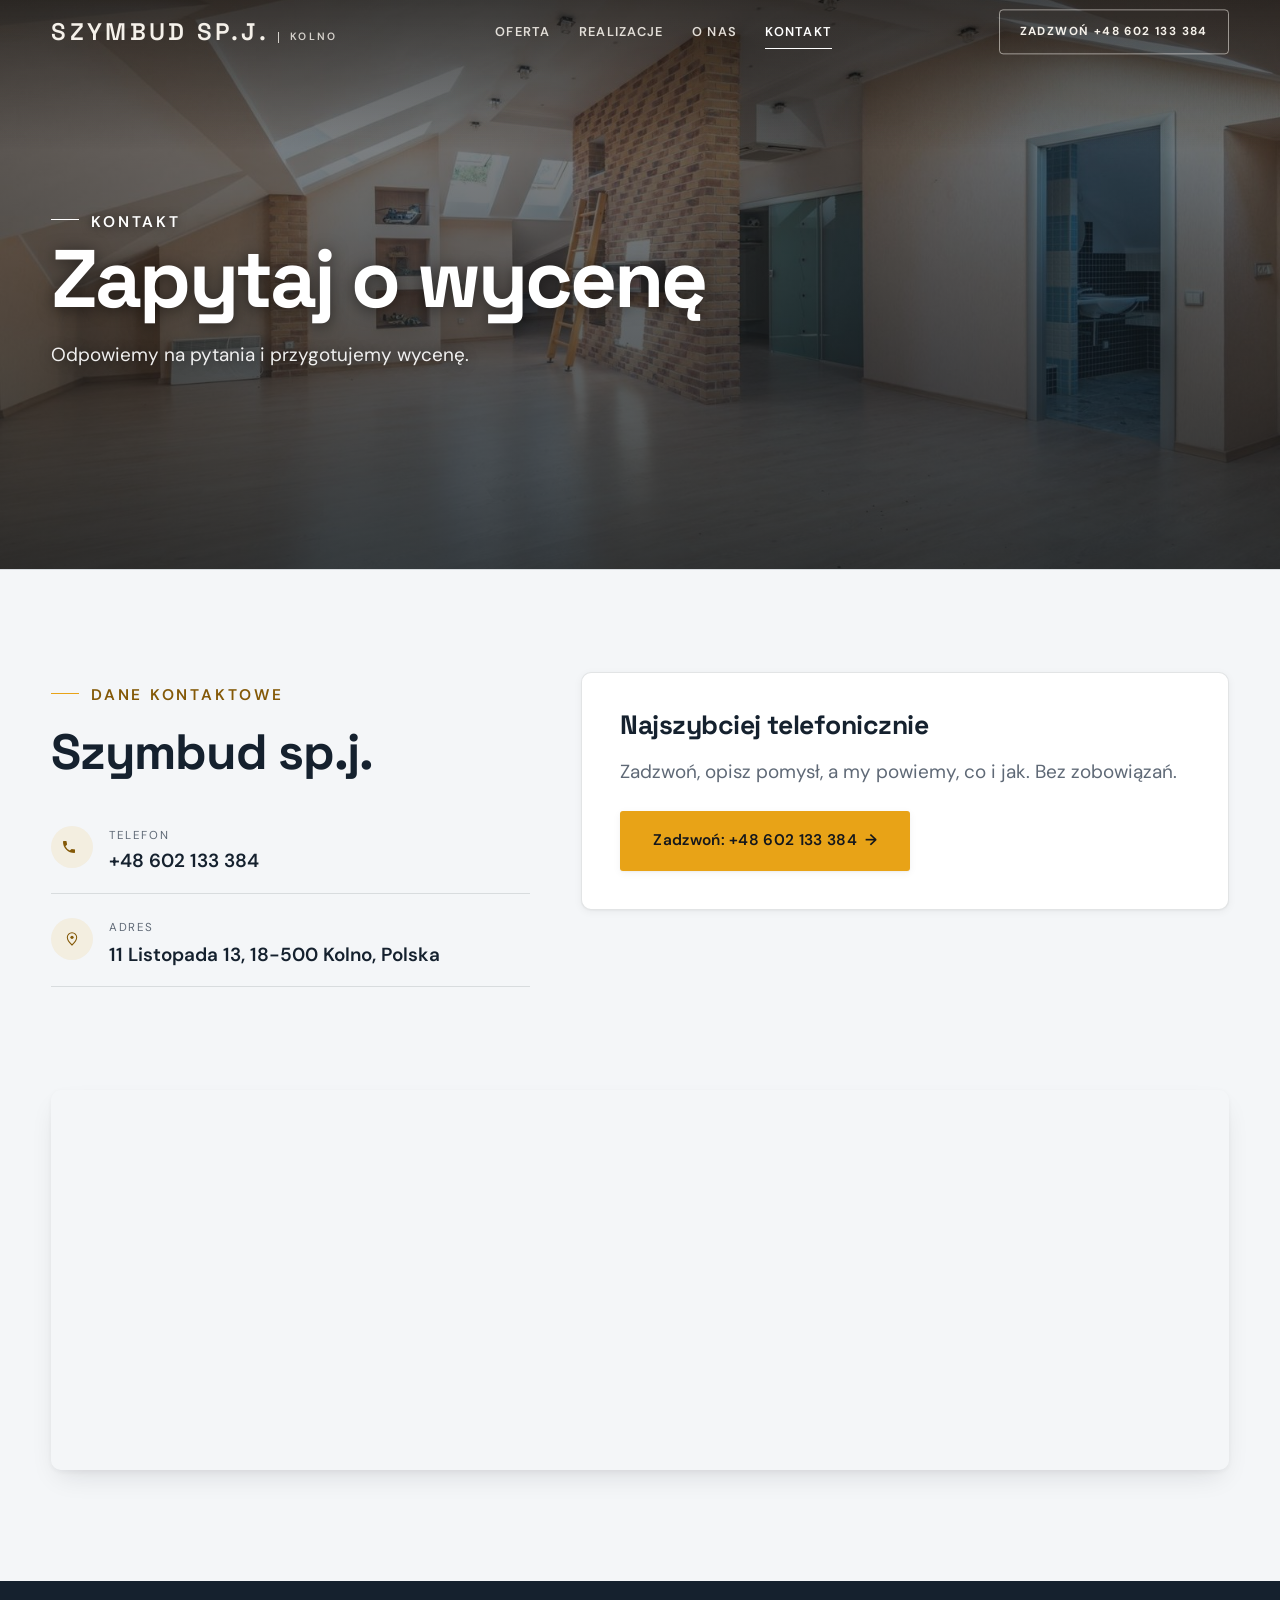
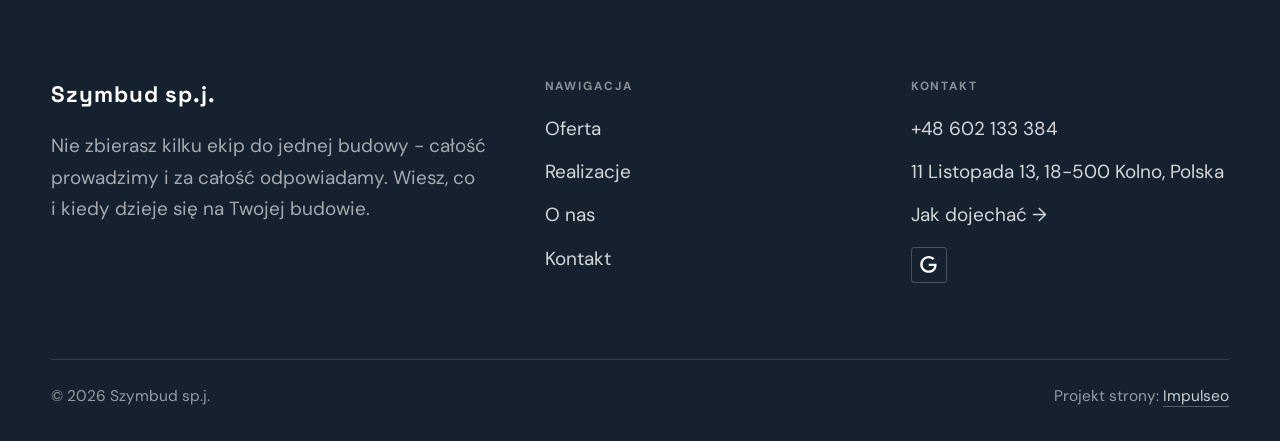
<file: kontakt.html>
<!DOCTYPE html>
<html lang="pl">
<head>
<meta charset="UTF-8">
<meta name="viewport" content="width=device-width, initial-scale=1.0">
<title>Kontakt - Szymbud sp.j.</title>
<meta name="description" content="Kontakt Szymbud sp.j. - 11 Listopada 13, 18-500 Kolno, Polska">
<link rel="canonical" href="https://impulseo-pl.github.io/szymbud-sp-j/kontakt.html">
<meta name="robots" content="noindex, nofollow">
<meta property="og:type" content="website">
<meta property="og:locale" content="pl_PL">
<meta property="og:site_name" content="Szymbud sp.j.">
<meta property="og:title" content="Kontakt - Szymbud sp.j.">
<meta property="og:description" content="Kontakt Szymbud sp.j. - 11 Listopada 13, 18-500 Kolno, Polska">
<meta property="og:url" content="https://impulseo-pl.github.io/szymbud-sp-j/kontakt.html">
<meta property="og:image" content="https://impulseo-pl.github.io/szymbud-sp-j/img/og.jpg">
<meta property="og:image:width" content="1200">
<meta property="og:image:height" content="630">
<meta name="twitter:card" content="summary_large_image">
<link rel="preconnect" href="https://fonts.googleapis.com">
<link rel="preconnect" href="https://fonts.gstatic.com" crossorigin>
<link href="https://fonts.googleapis.com/css2?family=Space+Grotesk:wght@500;600;700&family=DM+Sans:opsz,wght@9..40,400;9..40,500;9..40,600&display=swap" rel="stylesheet">
<link rel="stylesheet" href="assets/styles.css?v=aef503f2">
</head>
<body>

<header class="nav">
  <div class="wrap nav-inner">
    <a class="brand" href="index.html"><span class="name">Szymbud sp.j.</span><span class="sub">Kolno</span></a>
    <nav class="nav-links">
      <a href="oferta.html">Oferta</a>
      <a href="realizacje.html">Realizacje</a>
      <a href="o-nas.html">O nas</a>
      <a href="kontakt.html" class="active" aria-current="page">Kontakt</a>
      <a href="tel:+48602133384" class="btn btn-accent">Zadzwoń +48 602 133 384</a>
    </nav>
    <button class="nav-toggle" aria-label="Menu"><span></span><span></span><span></span></button>
  </div>
</header>

<main>
<section class="pagehead">
  <img src="img/g12.jpg" alt="Szymbud sp.j. - Zapytaj o wycenę" width="1600" height="1068" decoding="async">
  <div class="wrap">
    <span class="eyebrow">Kontakt</span>
    <h1>Zapytaj o wycenę</h1>
    <p>Odpowiemy na pytania i przygotujemy wycenę.</p>
  </div>
</section>
<section>
  <div class="wrap contact-grid">
    <div class="reveal">
      <span class="eyebrow">Dane kontaktowe</span>
      <h2 style="margin:var(--space-4) 0 var(--space-6)">Szymbud sp.j.</h2>
      <div class="info-list">
        <div class="info-row"><div class="ic"><svg class="ico-tel" width="16" height="16" viewBox="0 0 24 24" fill="none" aria-hidden="true"><path d="M6.6 10.8a15.5 15.5 0 0 0 6.6 6.6l2.2-2.2a1 1 0 0 1 1-.24 11.4 11.4 0 0 0 3.6.58 1 1 0 0 1 1 1V20a1 1 0 0 1-1 1A17 17 0 0 1 3 4a1 1 0 0 1 1-1h3.5a1 1 0 0 1 1 1c0 1.25.2 2.46.58 3.6a1 1 0 0 1-.25 1l-2.23 2.2Z" fill="currentColor"/></svg></div><div><div class="lbl">Telefon</div><a class="val" href="tel:+48602133384">+48 602 133 384</a></div></div>
        <div class="info-row"><div class="ic"><svg class="ico-pin" width="16" height="16" viewBox="0 0 24 24" fill="none" aria-hidden="true"><path d="M12 21s7-6.1 7-11.5A7 7 0 0 0 5 9.5C5 14.9 12 21 12 21Z" stroke="currentColor" stroke-width="1.6" fill="none"/><circle cx="12" cy="9.5" r="2.4" fill="currentColor"/></svg></div><div><div class="lbl">Adres</div><div class="val">11 Listopada 13, 18-500 Kolno, Polska</div></div></div>
      </div>
    </div>
    <div class="reveal">
      <div class="form">
        <h3 style="margin-bottom:var(--space-4)">Najszybciej telefonicznie</h3>
        <p class="muted" style="margin-bottom:var(--space-5)">Zadzwoń, opisz pomysł, a my powiemy, co i jak. Bez zobowiązań.</p>
        <a href="tel:+48602133384" class="btn btn-accent" style="justify-content:center">Zadzwoń: +48 602 133 384 <span class="arr">→</span></a>
      </div>
    </div>
  </div>
</section>
<section style="padding-top:0">
  <div class="wrap reveal">
    <iframe class="map" title="Szymbud sp.j. - Kolno" src="https://maps.google.com/maps?q=53.413146%2C21.9304539&z=15&output=embed" loading="lazy" referrerpolicy="no-referrer-when-downgrade"></iframe>
  </div>
</section>
</main>

<footer>
  <div class="wrap">
    <div class="foot-grid">
      <div class="foot-brand">
        <div class="name">Szymbud sp.j.</div>
        <p>Nie zbierasz kilku ekip do jednej budowy - całość prowadzimy i za całość odpowiadamy. Wiesz, co i kiedy dzieje się na Twojej budowie.</p>
      </div>
      <div class="foot-col">
        <h4>Nawigacja</h4>
        <a href="oferta.html">Oferta</a>
        <a href="realizacje.html">Realizacje</a>
        <a href="o-nas.html">O nas</a>
        <a href="kontakt.html">Kontakt</a>
      </div>
      <div class="foot-col">
        <h4>Kontakt</h4>
        <a href="tel:+48602133384">+48 602 133 384</a>
        <p>11 Listopada 13, 18-500 Kolno, Polska</p>
        <a href="https://maps.google.com/?cid=14871780380035518155&g_mp=CiVnb29nbGUubWFwcy5wbGFjZXMudjEuUGxhY2VzLkdldFBsYWNlEAIYBCAA" target="_blank" rel="noopener">Jak dojechać →</a>
      <div class="foot-soc">
        <a class="soc" href="https://maps.google.com/?cid=14871780380035518155&g_mp=CiVnb29nbGUubWFwcy5wbGFjZXMudjEuUGxhY2VzLkdldFBsYWNlEAIYBCAA" target="_blank" rel="noopener" aria-label="Google - Szymbud sp.j."><svg viewBox="0 0 24 24" aria-hidden="true" focusable="false"><path d="M12.48 10.92v3.28h7.84c-.24 1.84-.853 3.187-1.787 4.133-1.147 1.147-2.933 2.4-6.053 2.4-4.827 0-8.6-3.893-8.6-8.72s3.773-8.72 8.6-8.72c2.6 0 4.507 1.027 5.907 2.347l2.307-2.307C18.747 1.44 16.133 0 12.48 0 5.867 0 .307 5.387.307 12s5.56 12 12.173 12c3.573 0 6.267-1.173 8.373-3.36 2.16-2.16 2.84-5.213 2.84-7.667 0-.76-.053-1.467-.173-2.053H12.48z" fill="currentColor"/></svg></a>
      </div>
      </div>
    </div>
    <div class="foot-bot">
      <span>© 2026 Szymbud sp.j.</span>
      <span>Projekt strony: <a class="foot-credit" href="https://impulseo.pl" target="_blank" rel="noopener">Impulseo</a></span>
    </div>
  </div>
</footer>
<div class="sticky-call"><a class="sc-call" href="tel:+48602133384"><svg class="ico-tel" width="16" height="16" viewBox="0 0 24 24" fill="none" aria-hidden="true"><path d="M6.6 10.8a15.5 15.5 0 0 0 6.6 6.6l2.2-2.2a1 1 0 0 1 1-.24 11.4 11.4 0 0 0 3.6.58 1 1 0 0 1 1 1V20a1 1 0 0 1-1 1A17 17 0 0 1 3 4a1 1 0 0 1 1-1h3.5a1 1 0 0 1 1 1c0 1.25.2 2.46.58 3.6a1 1 0 0 1-.25 1l-2.23 2.2Z" fill="currentColor"/></svg> Zadzwoń</a><a class="sc-quote" href="kontakt.html">Umów oględziny</a></div>
<div class="demo-wazne" data-do="2026-11-22" data-cykl="3" hidden><svg class="dw-ico" width="13" height="13" viewBox="0 0 24 24" fill="none" aria-hidden="true"><circle cx="12" cy="12" r="8.6" stroke="currentColor" stroke-width="1.8"/><path d="M12 7.2V12l3.3 2" stroke="currentColor" stroke-width="1.8" stroke-linecap="round"/></svg><span class="dw-txt"></span></div>

<script src="assets/main.js"></script>
</body>
</html>
</file>
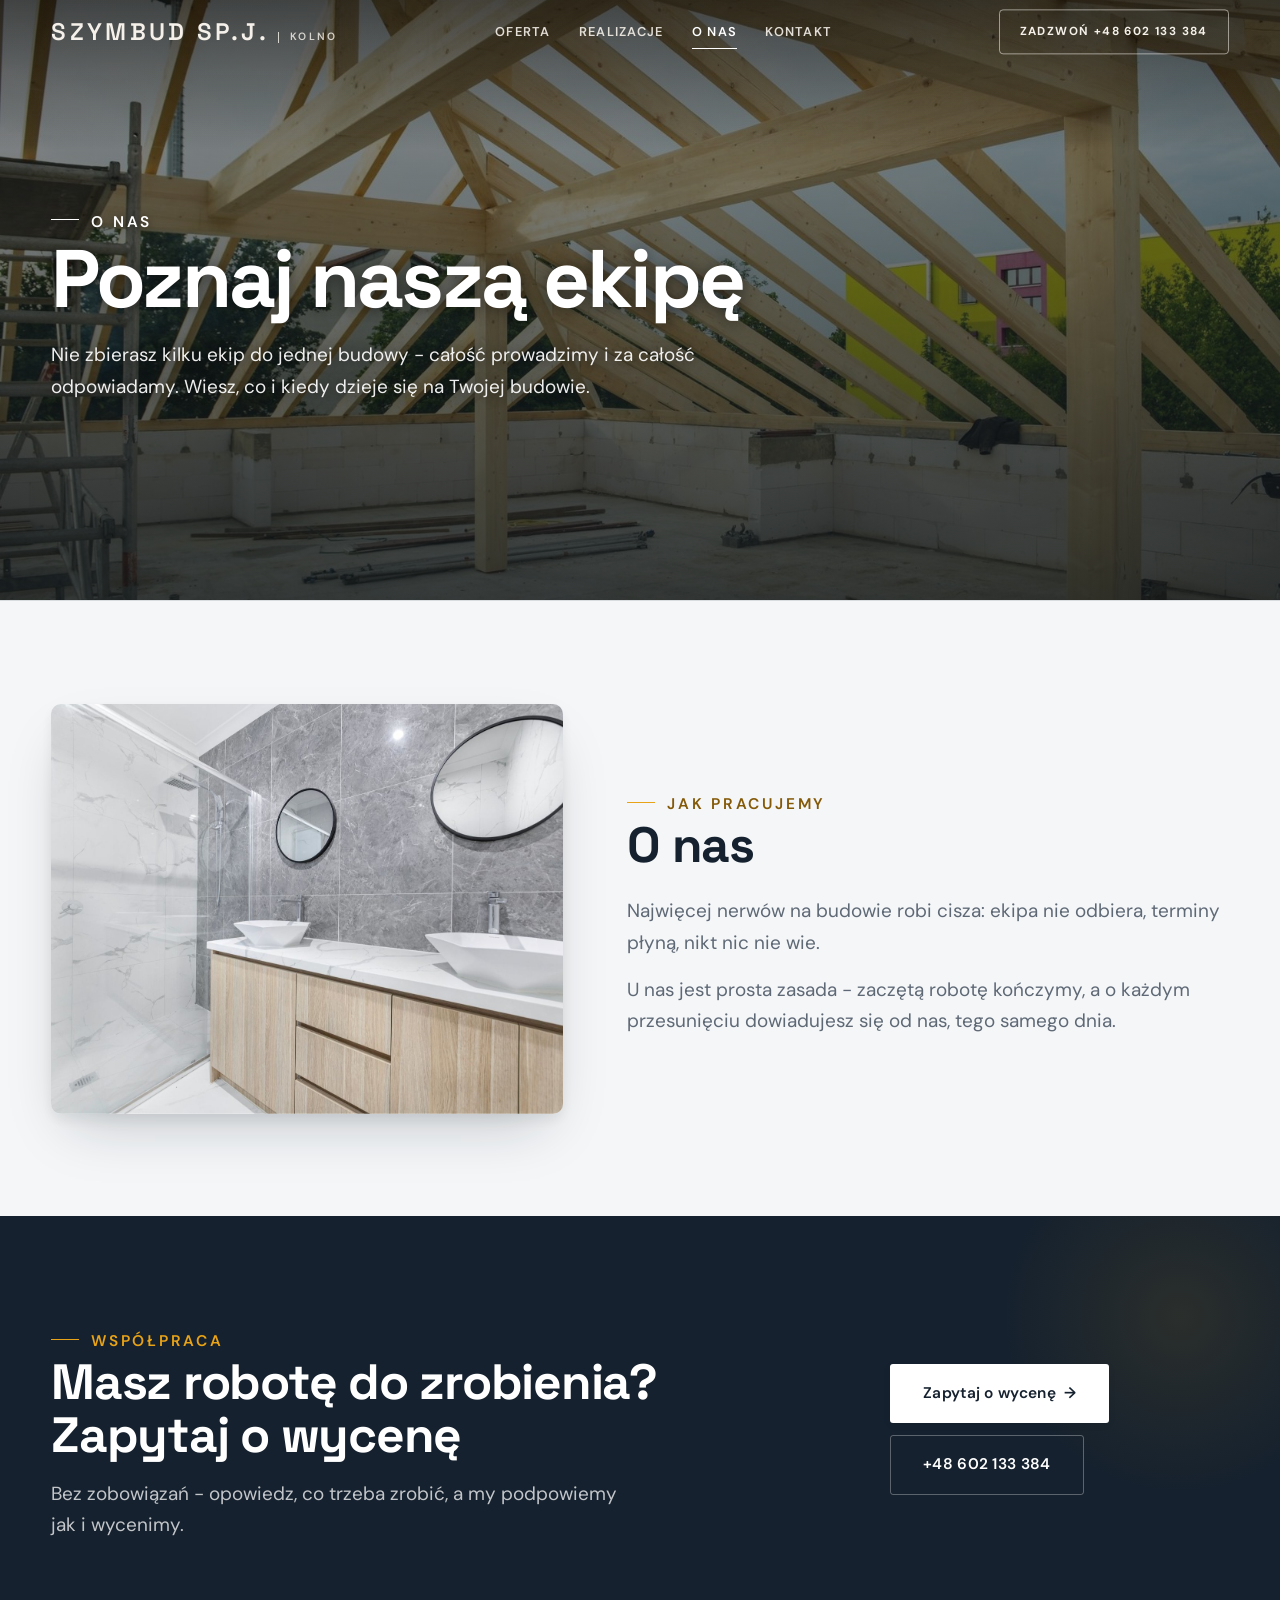
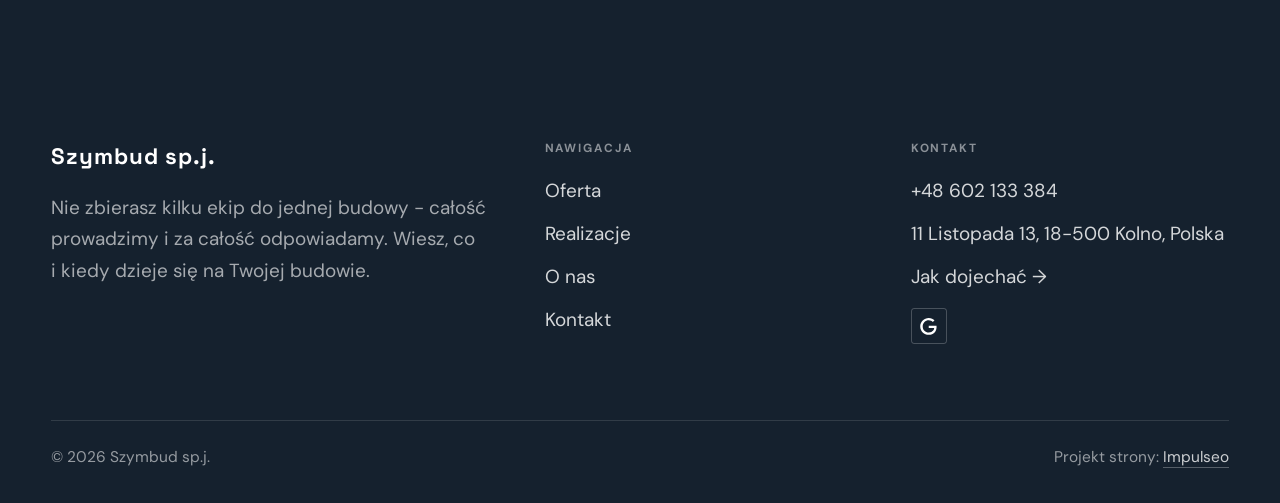
<file: o-nas.html>
<!DOCTYPE html>
<html lang="pl">
<head>
<meta charset="UTF-8">
<meta name="viewport" content="width=device-width, initial-scale=1.0">
<title>O nas - Szymbud sp.j.</title>
<meta name="description" content="Firma budowlana w Kolnie: budowa domów, stany surowe, remonty, wykończenia, elewacje. Kosztorys i termin na piśmie przed robotą. Zadzwoń: +48 602 133 384.">
<link rel="canonical" href="https://impulseo-pl.github.io/szymbud-sp-j/o-nas.html">
<meta name="robots" content="noindex, nofollow">
<meta property="og:type" content="website">
<meta property="og:locale" content="pl_PL">
<meta property="og:site_name" content="Szymbud sp.j.">
<meta property="og:title" content="O nas - Szymbud sp.j.">
<meta property="og:description" content="Firma budowlana w Kolnie: budowa domów, stany surowe, remonty, wykończenia, elewacje. Kosztorys i termin na piśmie przed robotą. Zadzwoń: +48 602 133 384.">
<meta property="og:url" content="https://impulseo-pl.github.io/szymbud-sp-j/o-nas.html">
<meta property="og:image" content="https://impulseo-pl.github.io/szymbud-sp-j/img/og.jpg">
<meta property="og:image:width" content="1200">
<meta property="og:image:height" content="630">
<meta name="twitter:card" content="summary_large_image">
<link rel="preconnect" href="https://fonts.googleapis.com">
<link rel="preconnect" href="https://fonts.gstatic.com" crossorigin>
<link href="https://fonts.googleapis.com/css2?family=Space+Grotesk:wght@500;600;700&family=DM+Sans:opsz,wght@9..40,400;9..40,500;9..40,600&display=swap" rel="stylesheet">
<link rel="stylesheet" href="assets/styles.css?v=aef503f2">
</head>
<body>

<header class="nav">
  <div class="wrap nav-inner">
    <a class="brand" href="index.html"><span class="name">Szymbud sp.j.</span><span class="sub">Kolno</span></a>
    <nav class="nav-links">
      <a href="oferta.html">Oferta</a>
      <a href="realizacje.html">Realizacje</a>
      <a href="o-nas.html" class="active" aria-current="page">O nas</a>
      <a href="kontakt.html">Kontakt</a>
      <a href="tel:+48602133384" class="btn btn-accent">Zadzwoń +48 602 133 384</a>
    </nav>
    <button class="nav-toggle" aria-label="Menu"><span></span><span></span><span></span></button>
  </div>
</header>

<main>
<section class="pagehead">
  <img src="img/g3.jpg" alt="Szymbud sp.j. - Poznaj naszą ekipę" width="1600" height="1066" decoding="async">
  <div class="wrap">
    <span class="eyebrow">O nas</span>
    <h1>Poznaj naszą ekipę</h1>
    <p>Nie zbierasz kilku ekip do jednej budowy - całość prowadzimy i za całość odpowiadamy. Wiesz, co i kiedy dzieje się na Twojej budowie.</p>
  </div>
</section>
<section>
  <div class="wrap split">
    <div class="split-art reveal"><img src="img/g4.jpg" alt="Szymbud sp.j." loading="lazy" width="1600" height="1066" decoding="async"></div>
    <div class="split-copy reveal">
      <span class="eyebrow">Jak pracujemy</span>
      <h2>O nas</h2>
      <p class="muted">Najwięcej nerwów na budowie robi cisza: ekipa nie odbiera, terminy płyną, nikt nic nie wie.</p>
      <p class="muted">U nas jest prosta zasada - zaczętą robotę kończymy, a o każdym przesunięciu dowiadujesz się od nas, tego samego dnia.</p>
    </div>
  </div>
</section>


<section class="cta">
  <div class="wrap">
    <div class="reveal">
      <span class="eyebrow">Współpraca</span>
      <h2>Masz robotę do zrobienia? Zapytaj o wycenę</h2>
      <p>Bez zobowiązań - opowiedz, co trzeba zrobić, a my podpowiemy jak i wycenimy.</p>
    </div>
    <div class="cta-actions reveal">
      <a href="kontakt.html" class="btn btn-light">Zapytaj o wycenę <span class="arr">→</span></a>
      <a href="tel:+48602133384" class="btn btn-ghost btn-ghost-cta">+48 602 133 384</a>
    </div>
  </div>
</section>
</main>

<footer>
  <div class="wrap">
    <div class="foot-grid">
      <div class="foot-brand">
        <div class="name">Szymbud sp.j.</div>
        <p>Nie zbierasz kilku ekip do jednej budowy - całość prowadzimy i za całość odpowiadamy. Wiesz, co i kiedy dzieje się na Twojej budowie.</p>
      </div>
      <div class="foot-col">
        <h4>Nawigacja</h4>
        <a href="oferta.html">Oferta</a>
        <a href="realizacje.html">Realizacje</a>
        <a href="o-nas.html">O nas</a>
        <a href="kontakt.html">Kontakt</a>
      </div>
      <div class="foot-col">
        <h4>Kontakt</h4>
        <a href="tel:+48602133384">+48 602 133 384</a>
        <p>11 Listopada 13, 18-500 Kolno, Polska</p>
        <a href="https://maps.google.com/?cid=14871780380035518155&g_mp=CiVnb29nbGUubWFwcy5wbGFjZXMudjEuUGxhY2VzLkdldFBsYWNlEAIYBCAA" target="_blank" rel="noopener">Jak dojechać →</a>
      <div class="foot-soc">
        <a class="soc" href="https://maps.google.com/?cid=14871780380035518155&g_mp=CiVnb29nbGUubWFwcy5wbGFjZXMudjEuUGxhY2VzLkdldFBsYWNlEAIYBCAA" target="_blank" rel="noopener" aria-label="Google - Szymbud sp.j."><svg viewBox="0 0 24 24" aria-hidden="true" focusable="false"><path d="M12.48 10.92v3.28h7.84c-.24 1.84-.853 3.187-1.787 4.133-1.147 1.147-2.933 2.4-6.053 2.4-4.827 0-8.6-3.893-8.6-8.72s3.773-8.72 8.6-8.72c2.6 0 4.507 1.027 5.907 2.347l2.307-2.307C18.747 1.44 16.133 0 12.48 0 5.867 0 .307 5.387.307 12s5.56 12 12.173 12c3.573 0 6.267-1.173 8.373-3.36 2.16-2.16 2.84-5.213 2.84-7.667 0-.76-.053-1.467-.173-2.053H12.48z" fill="currentColor"/></svg></a>
      </div>
      </div>
    </div>
    <div class="foot-bot">
      <span>© 2026 Szymbud sp.j.</span>
      <span>Projekt strony: <a class="foot-credit" href="https://impulseo.pl" target="_blank" rel="noopener">Impulseo</a></span>
    </div>
  </div>
</footer>
<div class="sticky-call"><a class="sc-call" href="tel:+48602133384"><svg class="ico-tel" width="16" height="16" viewBox="0 0 24 24" fill="none" aria-hidden="true"><path d="M6.6 10.8a15.5 15.5 0 0 0 6.6 6.6l2.2-2.2a1 1 0 0 1 1-.24 11.4 11.4 0 0 0 3.6.58 1 1 0 0 1 1 1V20a1 1 0 0 1-1 1A17 17 0 0 1 3 4a1 1 0 0 1 1-1h3.5a1 1 0 0 1 1 1c0 1.25.2 2.46.58 3.6a1 1 0 0 1-.25 1l-2.23 2.2Z" fill="currentColor"/></svg> Zadzwoń</a><a class="sc-quote" href="kontakt.html">Umów oględziny</a></div>
<div class="demo-wazne" data-do="2026-11-22" data-cykl="3" hidden><svg class="dw-ico" width="13" height="13" viewBox="0 0 24 24" fill="none" aria-hidden="true"><circle cx="12" cy="12" r="8.6" stroke="currentColor" stroke-width="1.8"/><path d="M12 7.2V12l3.3 2" stroke="currentColor" stroke-width="1.8" stroke-linecap="round"/></svg><span class="dw-txt"></span></div>

<script src="assets/main.js"></script>
</body>
</html>
</file>
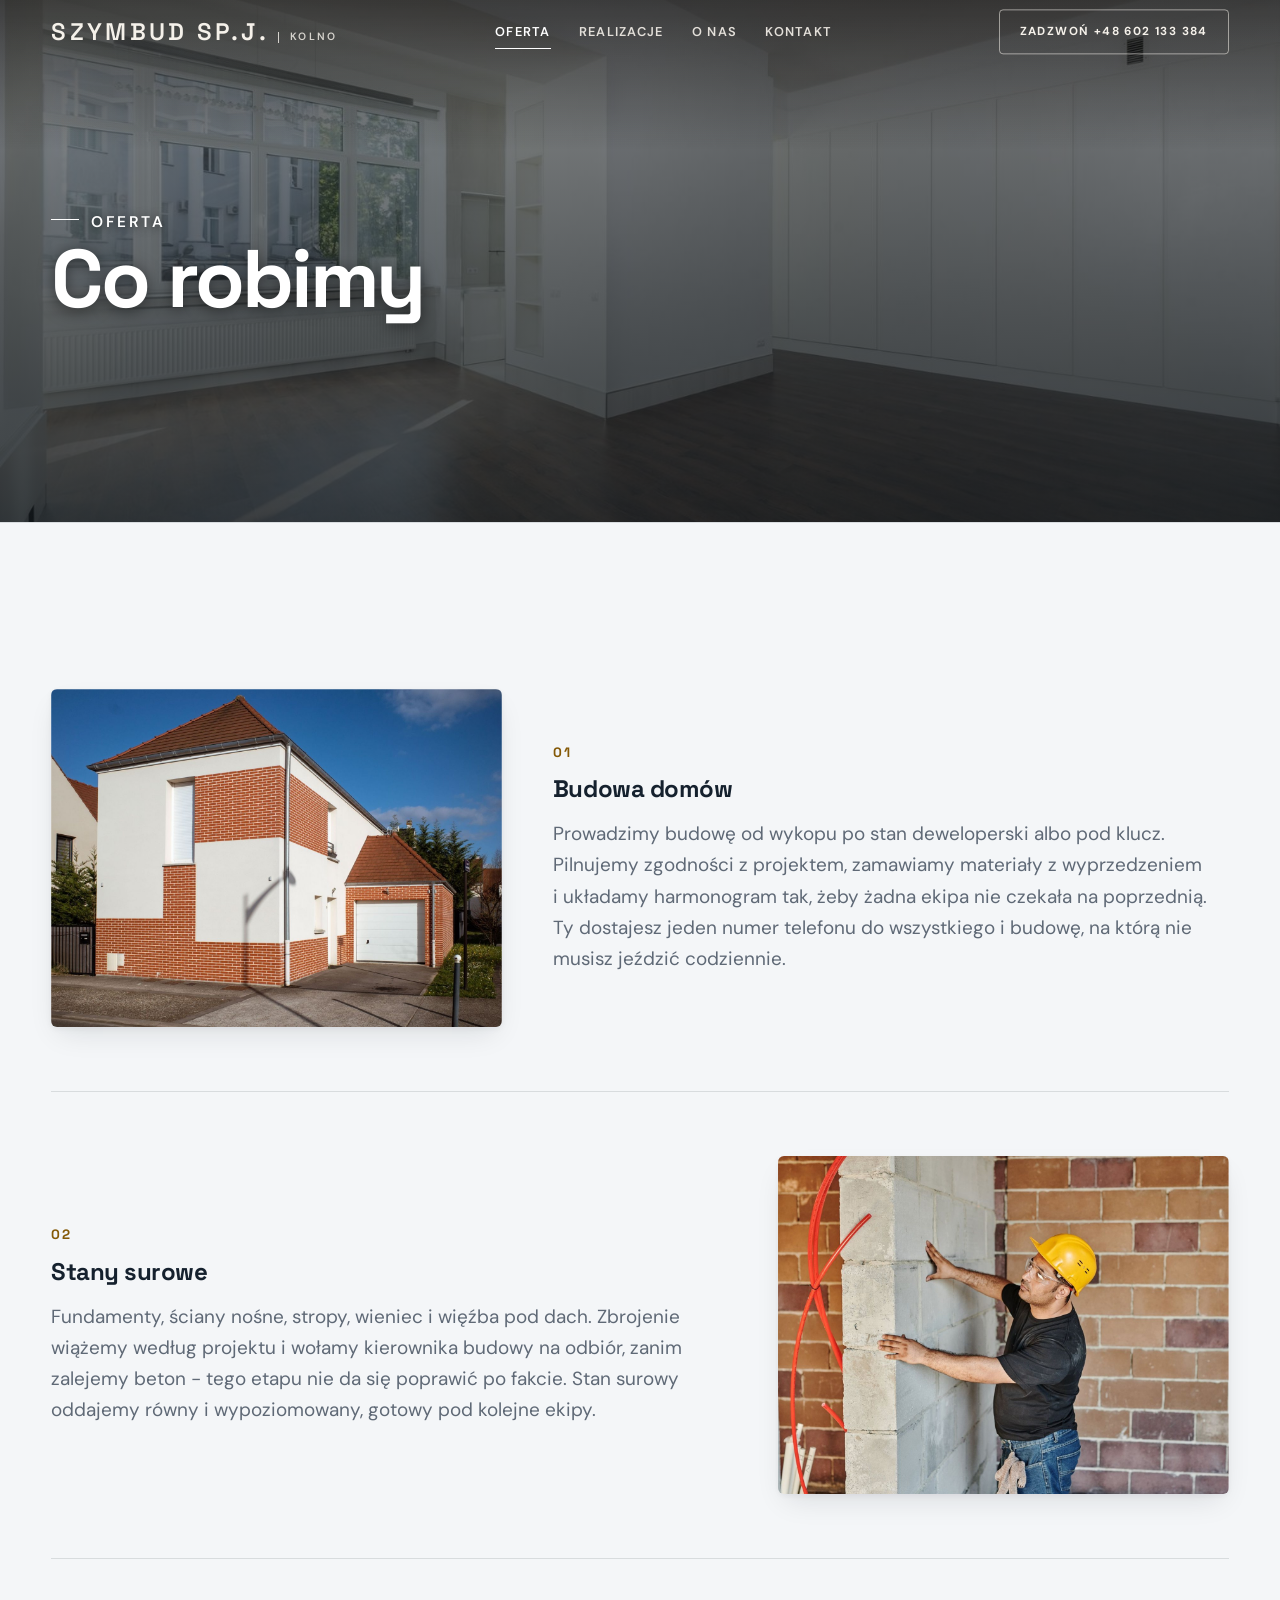
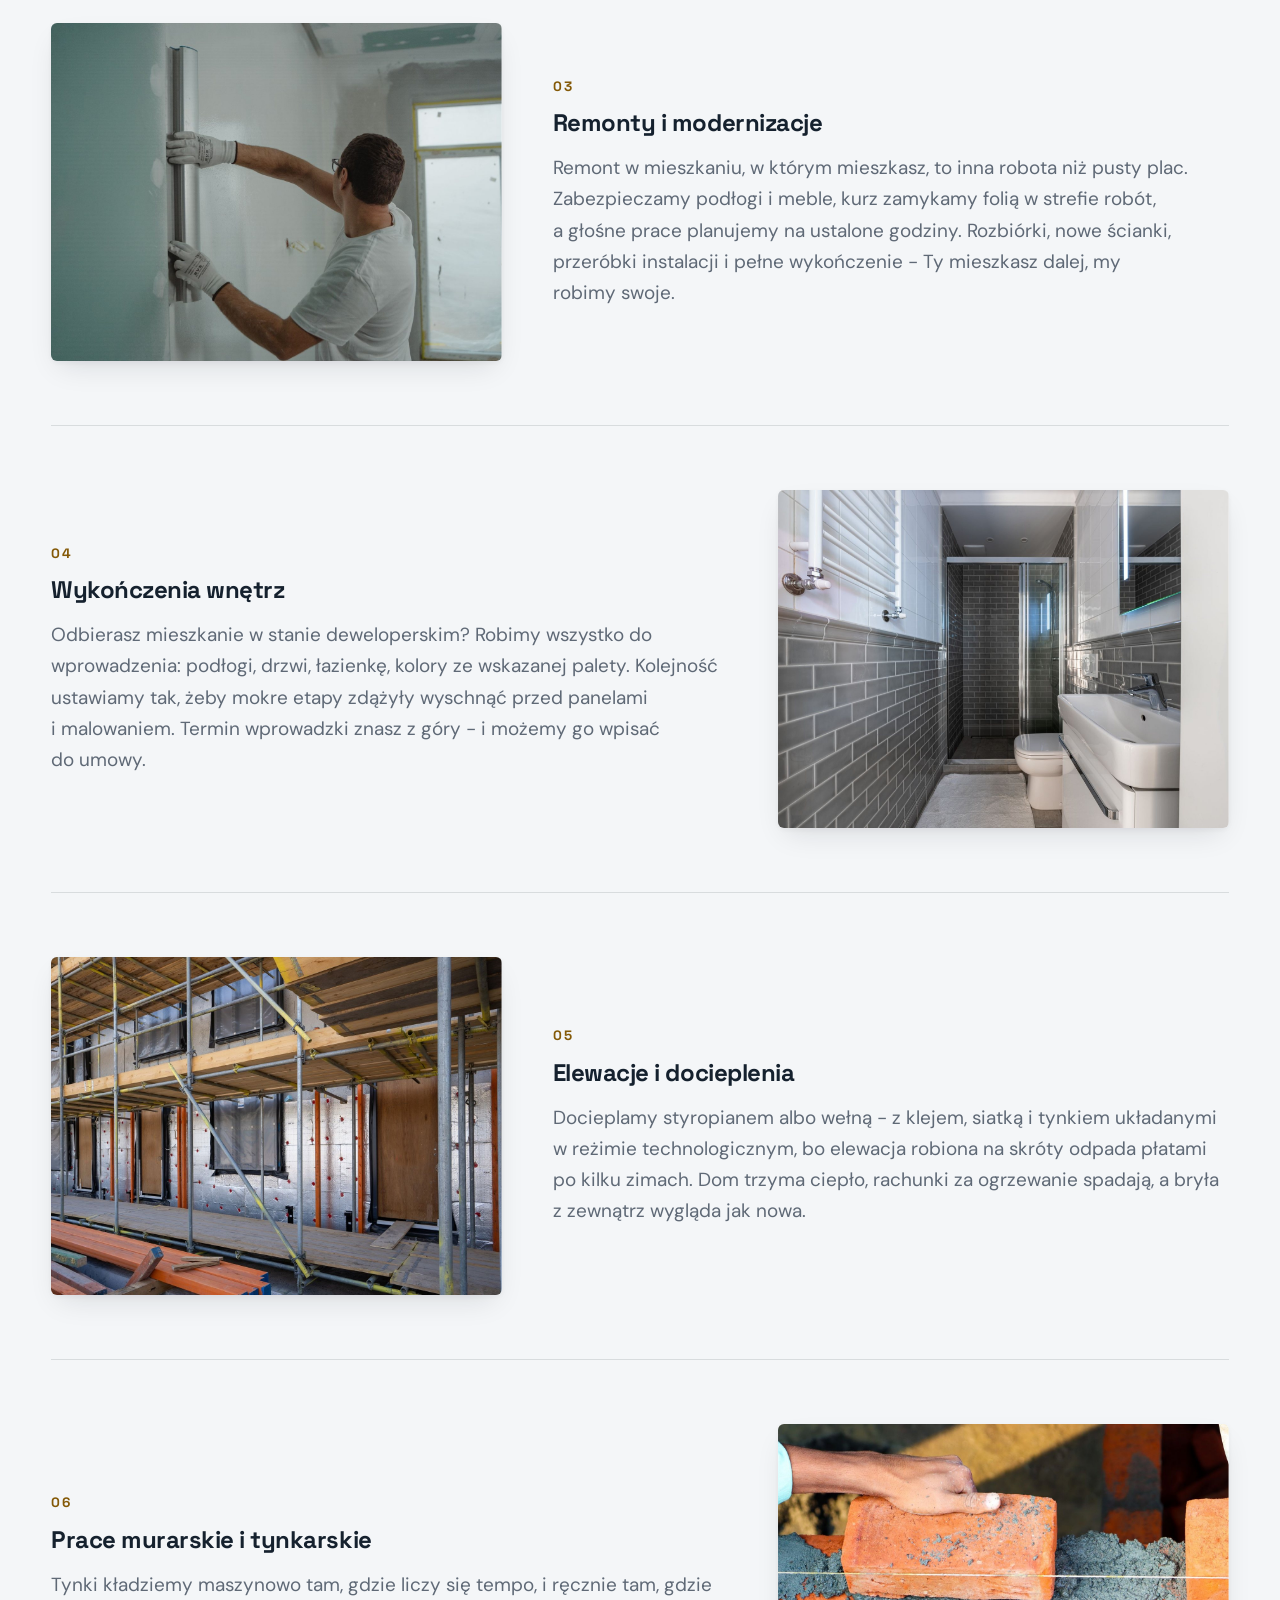
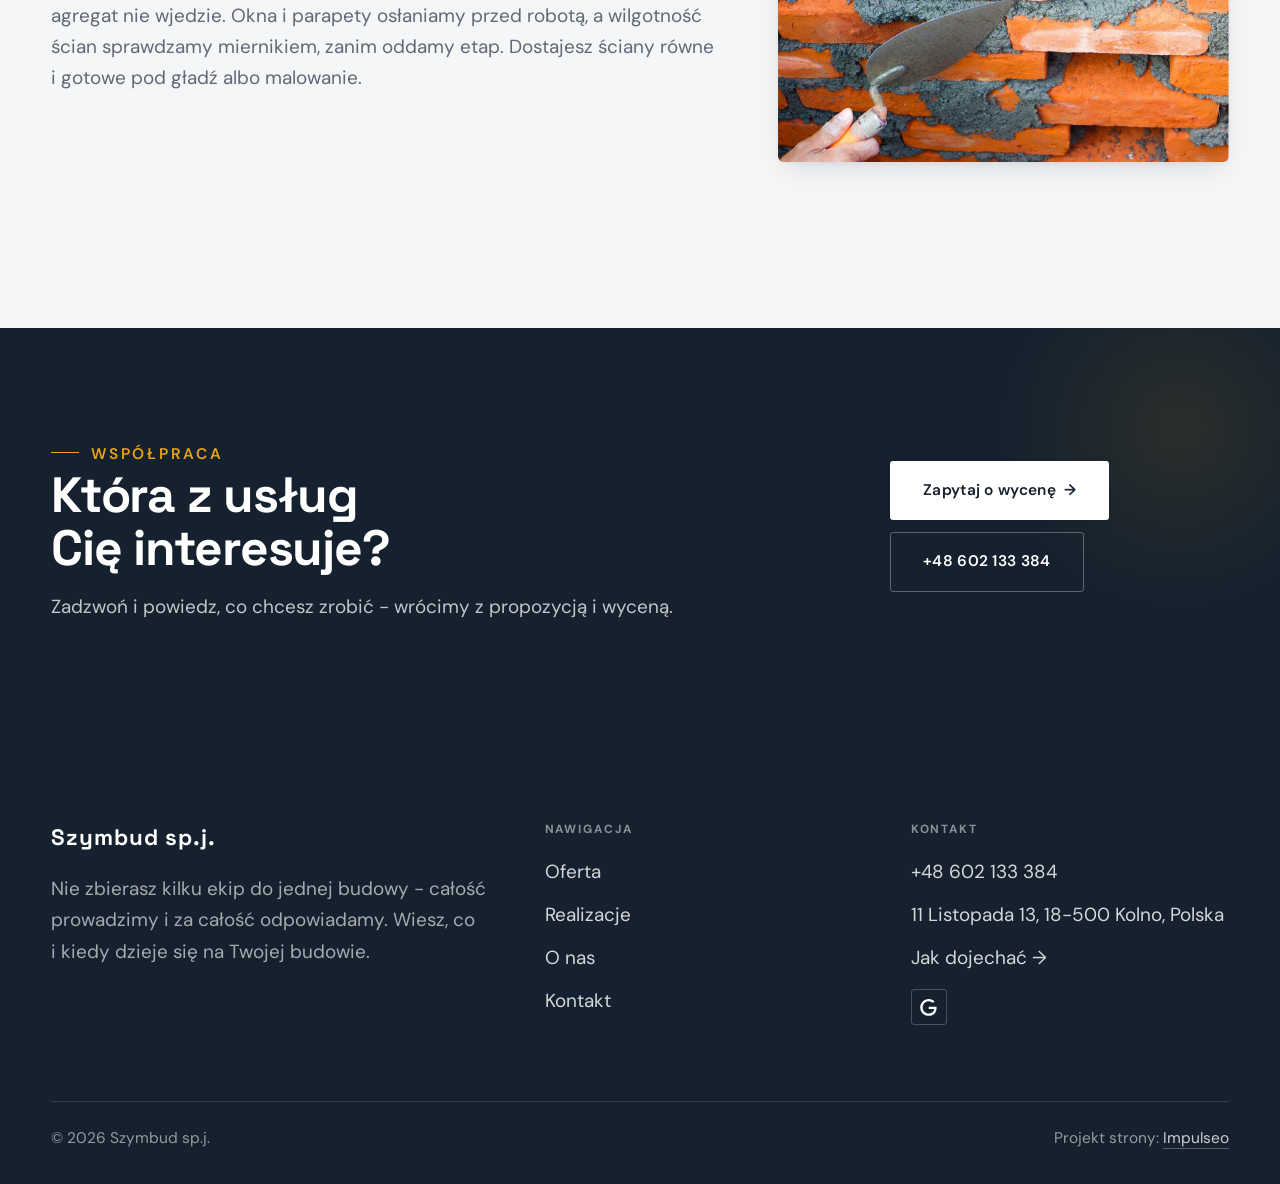
<file: oferta.html>
<!DOCTYPE html>
<html lang="pl">
<head>
<meta charset="UTF-8">
<meta name="viewport" content="width=device-width, initial-scale=1.0">
<title>Oferta - Szymbud sp.j.</title>
<meta name="description" content="Firma budowlana w Kolnie: budowa domów, stany surowe, remonty, wykończenia, elewacje. Kosztorys i termin na piśmie przed robotą. Zadzwoń: +48 602 133 384.">
<link rel="canonical" href="https://impulseo-pl.github.io/szymbud-sp-j/oferta.html">
<meta name="robots" content="noindex, nofollow">
<meta property="og:type" content="website">
<meta property="og:locale" content="pl_PL">
<meta property="og:site_name" content="Szymbud sp.j.">
<meta property="og:title" content="Oferta - Szymbud sp.j.">
<meta property="og:description" content="Firma budowlana w Kolnie: budowa domów, stany surowe, remonty, wykończenia, elewacje. Kosztorys i termin na piśmie przed robotą. Zadzwoń: +48 602 133 384.">
<meta property="og:url" content="https://impulseo-pl.github.io/szymbud-sp-j/oferta.html">
<meta property="og:image" content="https://impulseo-pl.github.io/szymbud-sp-j/img/og.jpg">
<meta property="og:image:width" content="1200">
<meta property="og:image:height" content="630">
<meta name="twitter:card" content="summary_large_image">
<link rel="preconnect" href="https://fonts.googleapis.com">
<link rel="preconnect" href="https://fonts.gstatic.com" crossorigin>
<link href="https://fonts.googleapis.com/css2?family=Space+Grotesk:wght@500;600;700&family=DM+Sans:opsz,wght@9..40,400;9..40,500;9..40,600&display=swap" rel="stylesheet">
<link rel="stylesheet" href="assets/styles.css?v=aef503f2">
</head>
<body>

<header class="nav">
  <div class="wrap nav-inner">
    <a class="brand" href="index.html"><span class="name">Szymbud sp.j.</span><span class="sub">Kolno</span></a>
    <nav class="nav-links">
      <a href="oferta.html" class="active" aria-current="page">Oferta</a>
      <a href="realizacje.html">Realizacje</a>
      <a href="o-nas.html">O nas</a>
      <a href="kontakt.html">Kontakt</a>
      <a href="tel:+48602133384" class="btn btn-accent">Zadzwoń +48 602 133 384</a>
    </nav>
    <button class="nav-toggle" aria-label="Menu"><span></span><span></span><span></span></button>
  </div>
</header>

<main>
<section class="pagehead">
  <img src="img/g11.jpg" alt="Szymbud sp.j. - Co robimy" width="1600" height="1059" decoding="async">
  <div class="wrap">
    <span class="eyebrow">Oferta</span>
    <h1>Co robimy</h1>
  </div>
</section>
<section>
  <div class="wrap">
    <div class="svc-row reveal">
      <div class="svc-row-art"><img src="img/g6.jpg" alt="Budowa domów" loading="lazy" width="1600" height="1066" decoding="async"></div>
      <div>
        <span class="num">01</span>
        <h3>Budowa domów</h3>
        <p class="muted">Prowadzimy budowę od wykopu po stan deweloperski albo pod klucz. Pilnujemy zgodności z projektem, zamawiamy materiały z wyprzedzeniem i układamy harmonogram tak, żeby żadna ekipa nie czekała na poprzednią. Ty dostajesz jeden numer telefonu do wszystkiego i budowę, na którą nie musisz jeździć codziennie.</p>
      </div>
    </div>
    <div class="svc-row rev reveal">
      <div class="svc-row-art"><img src="img/g2.jpg" alt="Stany surowe" loading="lazy" width="1600" height="1066" decoding="async"></div>
      <div>
        <span class="num">02</span>
        <h3>Stany surowe</h3>
        <p class="muted">Fundamenty, ściany nośne, stropy, wieniec i więźba pod dach. Zbrojenie wiążemy według projektu i wołamy kierownika budowy na odbiór, zanim zalejemy beton - tego etapu nie da się poprawić po fakcie. Stan surowy oddajemy równy i wypoziomowany, gotowy pod kolejne ekipy.</p>
      </div>
    </div>
    <div class="svc-row reveal">
      <div class="svc-row-art"><img src="img/about.jpg" alt="Remonty i modernizacje" loading="lazy" width="1600" height="1066" decoding="async"></div>
      <div>
        <span class="num">03</span>
        <h3>Remonty i modernizacje</h3>
        <p class="muted">Remont w mieszkaniu, w którym mieszkasz, to inna robota niż pusty plac. Zabezpieczamy podłogi i meble, kurz zamykamy folią w strefie robót, a głośne prace planujemy na ustalone godziny. Rozbiórki, nowe ścianki, przeróbki instalacji i pełne wykończenie - Ty mieszkasz dalej, my robimy swoje.</p>
      </div>
    </div>
    <div class="svc-row rev reveal">
      <div class="svc-row-art"><img src="img/g13.jpg" alt="Wykończenia wnętrz" loading="lazy" width="1600" height="1198" decoding="async"></div>
      <div>
        <span class="num">04</span>
        <h3>Wykończenia wnętrz</h3>
        <p class="muted">Odbierasz mieszkanie w stanie deweloperskim? Robimy wszystko do wprowadzenia: podłogi, drzwi, łazienkę, kolory ze wskazanej palety. Kolejność ustawiamy tak, żeby mokre etapy zdążyły wyschnąć przed panelami i malowaniem. Termin wprowadzki znasz z góry - i możemy go wpisać do umowy.</p>
      </div>
    </div>
    <div class="svc-row reveal">
      <div class="svc-row-art"><img src="img/g5.jpg" alt="Elewacje i docieplenia" loading="lazy" width="1600" height="1066" decoding="async"></div>
      <div>
        <span class="num">05</span>
        <h3>Elewacje i docieplenia</h3>
        <p class="muted">Docieplamy styropianem albo wełną - z klejem, siatką i tynkiem układanymi w reżimie technologicznym, bo elewacja robiona na skróty odpada płatami po kilku zimach. Dom trzyma ciepło, rachunki za ogrzewanie spadają, a bryła z zewnątrz wygląda jak nowa.</p>
      </div>
    </div>
    <div class="svc-row rev reveal">
      <div class="svc-row-art"><img src="img/g14.jpg" alt="Prace murarskie i tynkarskie" loading="lazy" width="1600" height="1066" decoding="async"></div>
      <div>
        <span class="num">06</span>
        <h3>Prace murarskie i tynkarskie</h3>
        <p class="muted">Tynki kładziemy maszynowo tam, gdzie liczy się tempo, i ręcznie tam, gdzie agregat nie wjedzie. Okna i parapety osłaniamy przed robotą, a wilgotność ścian sprawdzamy miernikiem, zanim oddamy etap. Dostajesz ściany równe i gotowe pod gładź albo malowanie.</p>
      </div>
    </div>
  </div>
</section>

<section class="cta">
  <div class="wrap">
    <div class="reveal">
      <span class="eyebrow">Współpraca</span>
      <h2>Która z usług Cię interesuje?</h2>
      <p>Zadzwoń i powiedz, co chcesz zrobić - wrócimy z propozycją i wyceną.</p>
    </div>
    <div class="cta-actions reveal">
      <a href="kontakt.html" class="btn btn-light">Zapytaj o wycenę <span class="arr">→</span></a>
      <a href="tel:+48602133384" class="btn btn-ghost btn-ghost-cta">+48 602 133 384</a>
    </div>
  </div>
</section>
</main>

<footer>
  <div class="wrap">
    <div class="foot-grid">
      <div class="foot-brand">
        <div class="name">Szymbud sp.j.</div>
        <p>Nie zbierasz kilku ekip do jednej budowy - całość prowadzimy i za całość odpowiadamy. Wiesz, co i kiedy dzieje się na Twojej budowie.</p>
      </div>
      <div class="foot-col">
        <h4>Nawigacja</h4>
        <a href="oferta.html">Oferta</a>
        <a href="realizacje.html">Realizacje</a>
        <a href="o-nas.html">O nas</a>
        <a href="kontakt.html">Kontakt</a>
      </div>
      <div class="foot-col">
        <h4>Kontakt</h4>
        <a href="tel:+48602133384">+48 602 133 384</a>
        <p>11 Listopada 13, 18-500 Kolno, Polska</p>
        <a href="https://maps.google.com/?cid=14871780380035518155&g_mp=CiVnb29nbGUubWFwcy5wbGFjZXMudjEuUGxhY2VzLkdldFBsYWNlEAIYBCAA" target="_blank" rel="noopener">Jak dojechać →</a>
      <div class="foot-soc">
        <a class="soc" href="https://maps.google.com/?cid=14871780380035518155&g_mp=CiVnb29nbGUubWFwcy5wbGFjZXMudjEuUGxhY2VzLkdldFBsYWNlEAIYBCAA" target="_blank" rel="noopener" aria-label="Google - Szymbud sp.j."><svg viewBox="0 0 24 24" aria-hidden="true" focusable="false"><path d="M12.48 10.92v3.28h7.84c-.24 1.84-.853 3.187-1.787 4.133-1.147 1.147-2.933 2.4-6.053 2.4-4.827 0-8.6-3.893-8.6-8.72s3.773-8.72 8.6-8.72c2.6 0 4.507 1.027 5.907 2.347l2.307-2.307C18.747 1.44 16.133 0 12.48 0 5.867 0 .307 5.387.307 12s5.56 12 12.173 12c3.573 0 6.267-1.173 8.373-3.36 2.16-2.16 2.84-5.213 2.84-7.667 0-.76-.053-1.467-.173-2.053H12.48z" fill="currentColor"/></svg></a>
      </div>
      </div>
    </div>
    <div class="foot-bot">
      <span>© 2026 Szymbud sp.j.</span>
      <span>Projekt strony: <a class="foot-credit" href="https://impulseo.pl" target="_blank" rel="noopener">Impulseo</a></span>
    </div>
  </div>
</footer>
<div class="sticky-call"><a class="sc-call" href="tel:+48602133384"><svg class="ico-tel" width="16" height="16" viewBox="0 0 24 24" fill="none" aria-hidden="true"><path d="M6.6 10.8a15.5 15.5 0 0 0 6.6 6.6l2.2-2.2a1 1 0 0 1 1-.24 11.4 11.4 0 0 0 3.6.58 1 1 0 0 1 1 1V20a1 1 0 0 1-1 1A17 17 0 0 1 3 4a1 1 0 0 1 1-1h3.5a1 1 0 0 1 1 1c0 1.25.2 2.46.58 3.6a1 1 0 0 1-.25 1l-2.23 2.2Z" fill="currentColor"/></svg> Zadzwoń</a><a class="sc-quote" href="kontakt.html">Umów oględziny</a></div>
<div class="demo-wazne" data-do="2026-11-22" data-cykl="3" hidden><svg class="dw-ico" width="13" height="13" viewBox="0 0 24 24" fill="none" aria-hidden="true"><circle cx="12" cy="12" r="8.6" stroke="currentColor" stroke-width="1.8"/><path d="M12 7.2V12l3.3 2" stroke="currentColor" stroke-width="1.8" stroke-linecap="round"/></svg><span class="dw-txt"></span></div>

<script src="assets/main.js"></script>
</body>
</html>
</file>
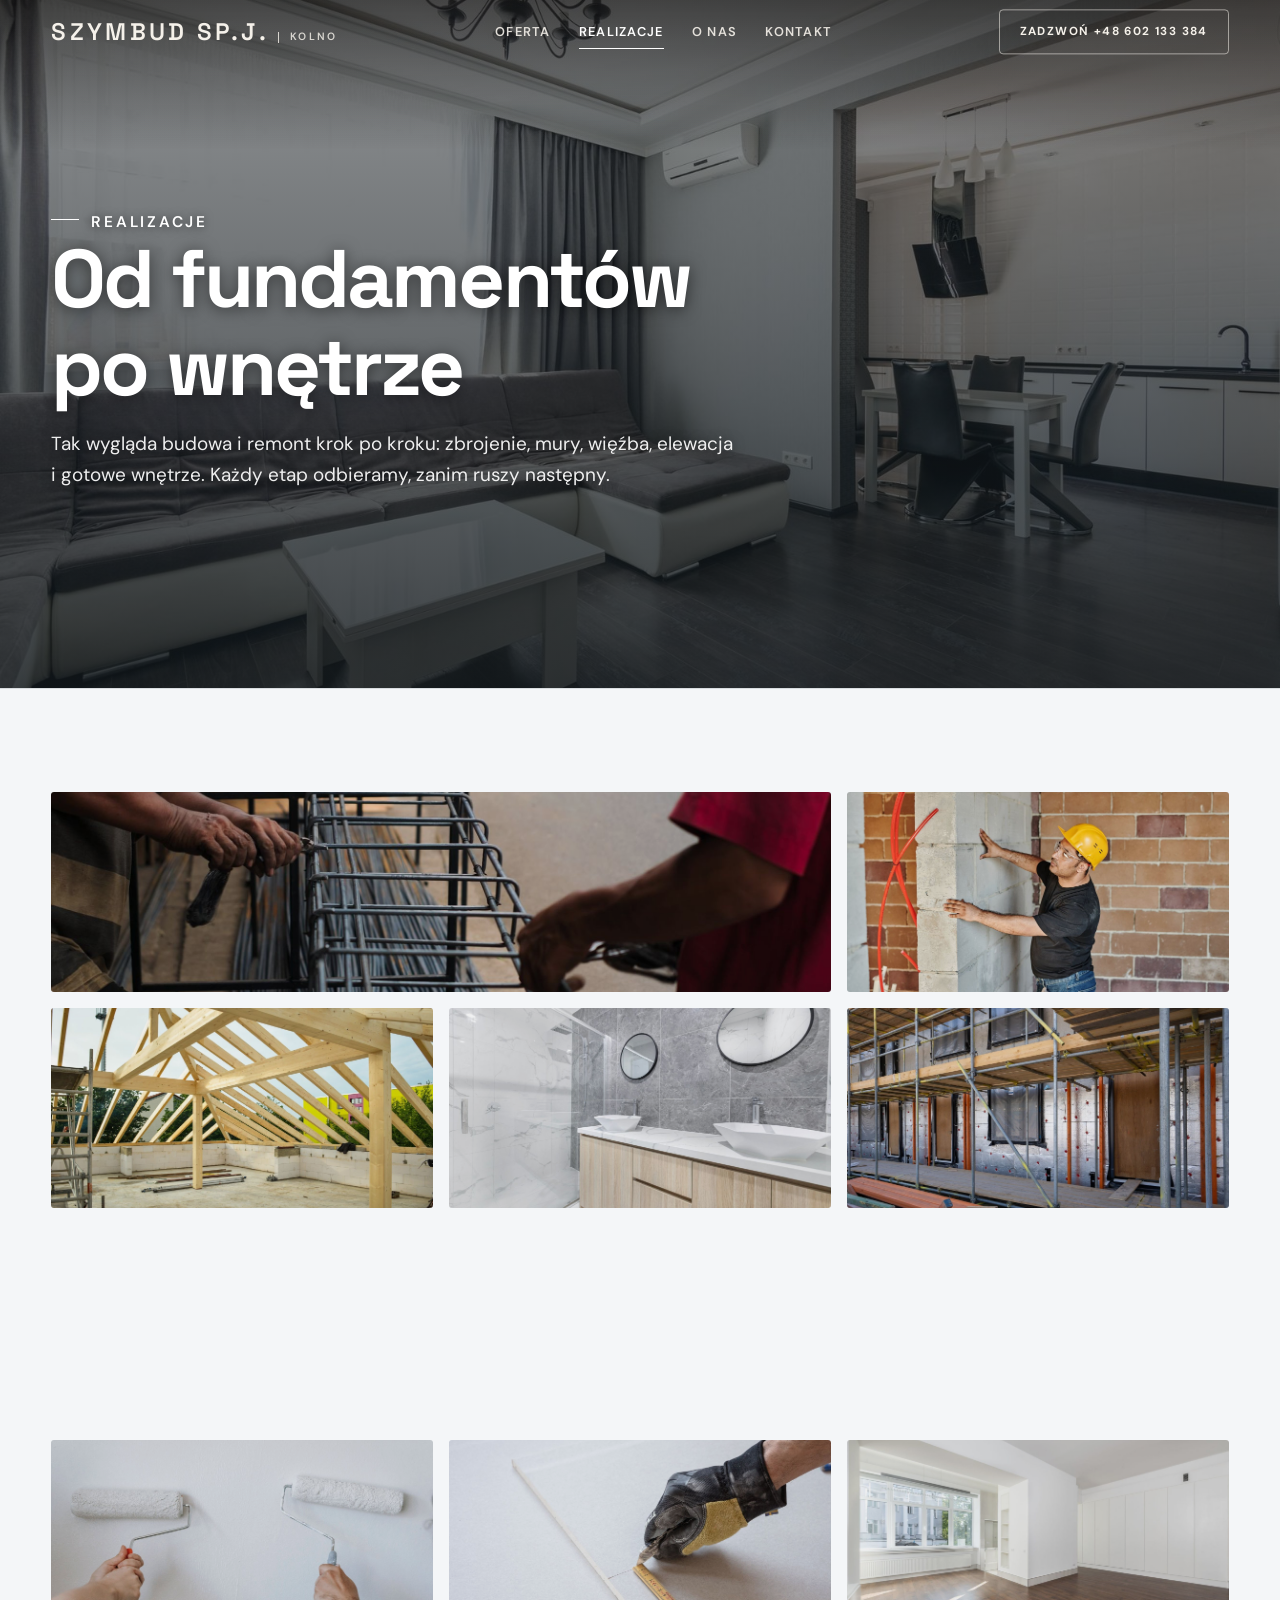
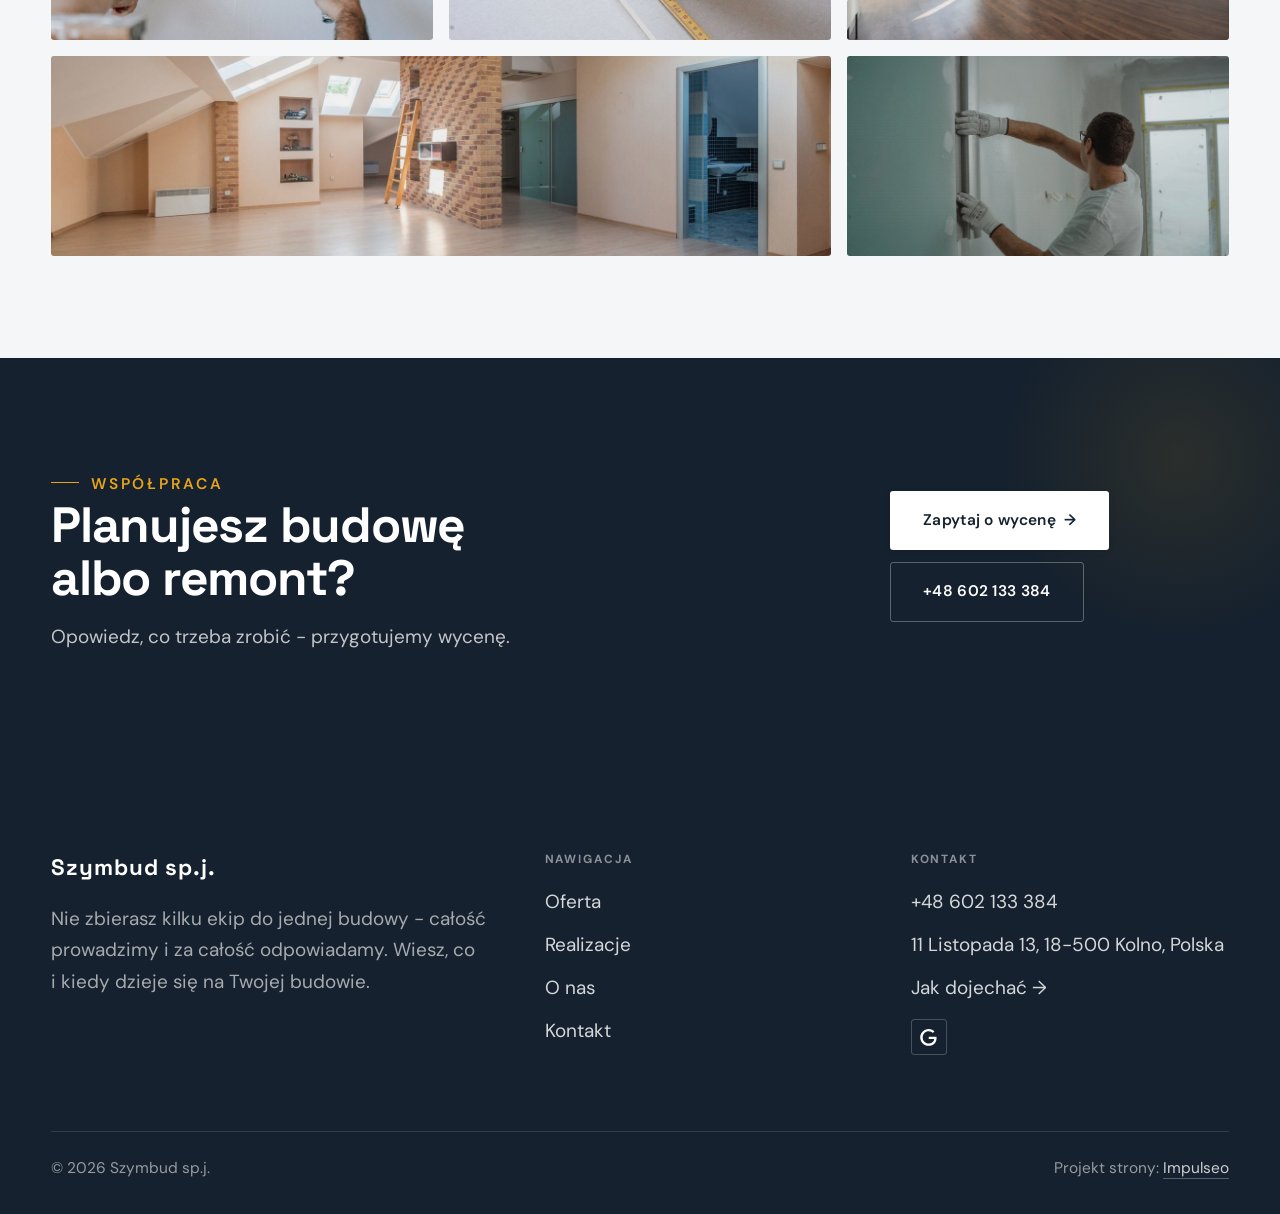
<file: realizacje.html>
<!DOCTYPE html>
<html lang="pl">
<head>
<meta charset="UTF-8">
<meta name="viewport" content="width=device-width, initial-scale=1.0">
<title>Realizacje - Szymbud sp.j.</title>
<meta name="description" content="Realizacje Szymbud sp.j.: Fundamenty i zbrojenie, Stan surowy, Więźba i dach, Wykończenie wnętrza, Elewacja i docieplenie">
<link rel="canonical" href="https://impulseo-pl.github.io/szymbud-sp-j/realizacje.html">
<meta name="robots" content="noindex, nofollow">
<meta property="og:type" content="website">
<meta property="og:locale" content="pl_PL">
<meta property="og:site_name" content="Szymbud sp.j.">
<meta property="og:title" content="Realizacje - Szymbud sp.j.">
<meta property="og:description" content="Realizacje Szymbud sp.j.: Fundamenty i zbrojenie, Stan surowy, Więźba i dach, Wykończenie wnętrza, Elewacja i docieplenie">
<meta property="og:url" content="https://impulseo-pl.github.io/szymbud-sp-j/realizacje.html">
<meta property="og:image" content="https://impulseo-pl.github.io/szymbud-sp-j/img/og.jpg">
<meta property="og:image:width" content="1200">
<meta property="og:image:height" content="630">
<meta name="twitter:card" content="summary_large_image">
<link rel="preconnect" href="https://fonts.googleapis.com">
<link rel="preconnect" href="https://fonts.gstatic.com" crossorigin>
<link href="https://fonts.googleapis.com/css2?family=Space+Grotesk:wght@500;600;700&family=DM+Sans:opsz,wght@9..40,400;9..40,500;9..40,600&display=swap" rel="stylesheet">
<link rel="stylesheet" href="assets/styles.css?v=aef503f2">
</head>
<body>

<header class="nav">
  <div class="wrap nav-inner">
    <a class="brand" href="index.html"><span class="name">Szymbud sp.j.</span><span class="sub">Kolno</span></a>
    <nav class="nav-links">
      <a href="oferta.html">Oferta</a>
      <a href="realizacje.html" class="active" aria-current="page">Realizacje</a>
      <a href="o-nas.html">O nas</a>
      <a href="kontakt.html">Kontakt</a>
      <a href="tel:+48602133384" class="btn btn-accent">Zadzwoń +48 602 133 384</a>
    </nav>
    <button class="nav-toggle" aria-label="Menu"><span></span><span></span><span></span></button>
  </div>
</header>

<main>
<section class="pagehead">
  <img src="img/g10.jpg" alt="Szymbud sp.j. - od fundamentów po wnętrze" width="1600" height="1068" decoding="async">
  <div class="wrap">
    <span class="eyebrow">Realizacje</span>
    <h1>Od fundamentów po wnętrze</h1>
    <p>Tak wygląda budowa i remont krok po kroku: zbrojenie, mury, więźba, elewacja i gotowe wnętrze. Każdy etap odbieramy, zanim ruszy następny.</p>
  </div>
</section>
<section>
  <div class="wrap">
    <div class="gallery">
      <div class="tile t-two3 reveal"><img src="img/g1.jpg" alt="Szymbud sp.j." loading="lazy" width="1600" height="1067" decoding="async"></div>
      <div class="tile t-third reveal"><img src="img/g2.jpg" alt="Szymbud sp.j." loading="lazy" width="1600" height="1066" decoding="async"></div>
      <div class="tile t-third reveal"><img src="img/g3.jpg" alt="Szymbud sp.j." loading="lazy" width="1600" height="1066" decoding="async"></div>
      <div class="tile t-third reveal"><img src="img/g4.jpg" alt="Szymbud sp.j." loading="lazy" width="1600" height="1066" decoding="async"></div>
      <div class="tile t-third reveal"><img src="img/g5.jpg" alt="Szymbud sp.j." loading="lazy" width="1600" height="1066" decoding="async"></div>
      <div class="tile t-third reveal"><img src="img/g6.jpg" alt="Szymbud sp.j." loading="lazy" width="1600" height="1066" decoding="async"></div>
      <div class="tile t-two3 reveal"><img src="img/g7.jpg" alt="Szymbud sp.j." loading="lazy" width="1600" height="1068" decoding="async"></div>
      <div class="tile t-third reveal"><img src="img/g8.jpg" alt="Szymbud sp.j." loading="lazy" width="1600" height="1066" decoding="async"></div>
      <div class="tile t-third reveal"><img src="img/g9.jpg" alt="Szymbud sp.j." loading="lazy" width="1600" height="1066" decoding="async"></div>
      <div class="tile t-third reveal"><img src="img/g11.jpg" alt="Szymbud sp.j." loading="lazy" width="1600" height="1059" decoding="async"></div>
      <div class="tile t-two3 reveal"><img src="img/g12.jpg" alt="Szymbud sp.j." loading="lazy" width="1600" height="1068" decoding="async"></div>
      <div class="tile t-third reveal"><img src="img/about.jpg" alt="Szymbud sp.j." loading="lazy" width="1600" height="1066" decoding="async"></div>
    </div>
  </div>
</section>
<section class="cta">
  <div class="wrap">
    <div class="reveal">
      <span class="eyebrow">Współpraca</span>
      <h2>Planujesz budowę albo remont?</h2>
      <p>Opowiedz, co trzeba zrobić - przygotujemy wycenę.</p>
    </div>
    <div class="cta-actions reveal">
      <a href="kontakt.html" class="btn btn-light">Zapytaj o wycenę <span class="arr">→</span></a>
      <a href="tel:+48602133384" class="btn btn-ghost btn-ghost-cta">+48 602 133 384</a>
    </div>
  </div>
</section>
</main>

<footer>
  <div class="wrap">
    <div class="foot-grid">
      <div class="foot-brand">
        <div class="name">Szymbud sp.j.</div>
        <p>Nie zbierasz kilku ekip do jednej budowy - całość prowadzimy i za całość odpowiadamy. Wiesz, co i kiedy dzieje się na Twojej budowie.</p>
      </div>
      <div class="foot-col">
        <h4>Nawigacja</h4>
        <a href="oferta.html">Oferta</a>
        <a href="realizacje.html">Realizacje</a>
        <a href="o-nas.html">O nas</a>
        <a href="kontakt.html">Kontakt</a>
      </div>
      <div class="foot-col">
        <h4>Kontakt</h4>
        <a href="tel:+48602133384">+48 602 133 384</a>
        <p>11 Listopada 13, 18-500 Kolno, Polska</p>
        <a href="https://maps.google.com/?cid=14871780380035518155&g_mp=CiVnb29nbGUubWFwcy5wbGFjZXMudjEuUGxhY2VzLkdldFBsYWNlEAIYBCAA" target="_blank" rel="noopener">Jak dojechać →</a>
      <div class="foot-soc">
        <a class="soc" href="https://maps.google.com/?cid=14871780380035518155&g_mp=CiVnb29nbGUubWFwcy5wbGFjZXMudjEuUGxhY2VzLkdldFBsYWNlEAIYBCAA" target="_blank" rel="noopener" aria-label="Google - Szymbud sp.j."><svg viewBox="0 0 24 24" aria-hidden="true" focusable="false"><path d="M12.48 10.92v3.28h7.84c-.24 1.84-.853 3.187-1.787 4.133-1.147 1.147-2.933 2.4-6.053 2.4-4.827 0-8.6-3.893-8.6-8.72s3.773-8.72 8.6-8.72c2.6 0 4.507 1.027 5.907 2.347l2.307-2.307C18.747 1.44 16.133 0 12.48 0 5.867 0 .307 5.387.307 12s5.56 12 12.173 12c3.573 0 6.267-1.173 8.373-3.36 2.16-2.16 2.84-5.213 2.84-7.667 0-.76-.053-1.467-.173-2.053H12.48z" fill="currentColor"/></svg></a>
      </div>
      </div>
    </div>
    <div class="foot-bot">
      <span>© 2026 Szymbud sp.j.</span>
      <span>Projekt strony: <a class="foot-credit" href="https://impulseo.pl" target="_blank" rel="noopener">Impulseo</a></span>
    </div>
  </div>
</footer>
<div class="sticky-call"><a class="sc-call" href="tel:+48602133384"><svg class="ico-tel" width="16" height="16" viewBox="0 0 24 24" fill="none" aria-hidden="true"><path d="M6.6 10.8a15.5 15.5 0 0 0 6.6 6.6l2.2-2.2a1 1 0 0 1 1-.24 11.4 11.4 0 0 0 3.6.58 1 1 0 0 1 1 1V20a1 1 0 0 1-1 1A17 17 0 0 1 3 4a1 1 0 0 1 1-1h3.5a1 1 0 0 1 1 1c0 1.25.2 2.46.58 3.6a1 1 0 0 1-.25 1l-2.23 2.2Z" fill="currentColor"/></svg> Zadzwoń</a><a class="sc-quote" href="kontakt.html">Umów oględziny</a></div>
<div class="demo-wazne" data-do="2026-11-22" data-cykl="3" hidden><svg class="dw-ico" width="13" height="13" viewBox="0 0 24 24" fill="none" aria-hidden="true"><circle cx="12" cy="12" r="8.6" stroke="currentColor" stroke-width="1.8"/><path d="M12 7.2V12l3.3 2" stroke="currentColor" stroke-width="1.8" stroke-linecap="round"/></svg><span class="dw-txt"></span></div>

<script src="assets/main.js"></script>
</body>
</html>
</file>
<file: assets/styles.css>
/* ============================================================
   STOLBASZ — premium, architektoniczny B2B fit-out
   Jasna paleta, zero brązu. System wg premium-web-craft.
   Projekt strony: Impulseo (impulseo.pl)
   ============================================================ */

:root{
  /* PALETA — jasna, architektoniczna, chłodna */
  --paper:#F4F6F8;          /* główne tło */
  --paper-2:#E7EBEF;        /* sekcje alternatywne (chłodny jasny szary) */
  --paper-3:#E7EBEF;        /* delikatne wypełnienia */
  --ink:#15212E;            /* tekst główny — chłodny grafit */
  --ink-soft:#243443;       /* nagłówki drugorzędne */
  --muted:#6B7785;          /* tekst poboczny */
  --line:rgba(21,33,46,.12);/* hairline */
  --accent:#E8A317;         /* stonowany petrol-slate — jedyny akcent */
  --accent-d:#C9870C;
  --accent-soft:rgba(232,163,23,.10);
  --dark:#15212E;           /* sekcje ciemne (stopka/CTA) */

  /* HOVER ZDJĘĆ — JEDEN standard dla całego silnika (decyzja K. 04.08.2026, artefakt z wariantami).
     AKTUALNE (K.+Szymon 09.08.2026, wybór z artefaktu 6 wariantów): zoom 1.05 przy 1.4s -
     przy tak długim czasie mocniejszy kadr NIE skacze, tylko „oddycha". Poprzedni standard
     (1.02 / .55s z 04.08) odbierany jako dynamiczny i szybki.
     Spoczynek lekko przygaszony, ale TYLKO tam, gdzie jest mysz (@media hover:hover) —
     na telefonie zdjęcia zostają w pełnej jasności. */
  --img-zoom:1.05;                   /* K.+Szymon 09.08: wariant F z artefaktu porównawczego */
  --img-rest:brightness(.95) saturate(.99);
  --img-hot:brightness(1.06) saturate(1.05);
  --img-dur:1.4s;                    /* K.+Szymon 09.08 (wariant F): powoli = elegancko */
  --img-ease:cubic-bezier(.16,.84,.44,1);  /* miękki ogon, efekt „oddychania" */

  /* ODSTĘPY — skala 4/8 */
  --space-1:4px; --space-2:8px; --space-3:12px; --space-4:16px; --space-5:24px;
  --space-6:32px; --space-7:48px; --space-8:64px; --space-9:96px; --space-10:128px;

  /* TYPOGRAFIA — fluid clamp() (skala podbita 16.07.2026: większe, czytelniejsze litery — uwaga Adama) */
  --text-sm:clamp(.9rem,.87rem + .12vw,1rem);
  --text-base:clamp(1.08rem,1.04rem + .18vw,1.2rem);
  --text-lg:clamp(1.24rem,1.15rem + .34vw,1.44rem);
  --text-h3:clamp(1.34rem,1.22rem + .55vw,1.66rem);
  --text-h2:clamp(2.1rem,1.66rem + 2.1vw,3.1rem);
  --text-h1:clamp(2.9rem,2.1rem + 4vw,5.1rem);

  /* PROMIENIE — architektoniczne, raczej ostre */
  --r-sm:3px; --r-md:6px; --r-lg:10px;

  /* RUCH */
  --ease:cubic-bezier(.25,.46,.45,.94); --dur:.24s;

  /* CIENIE — miękkie, warstwowe */
  --sh-sm:0 1px 2px rgba(16,24,32,.04), 0 2px 8px rgba(16,24,32,.05);
  --sh-md:0 2px 6px rgba(16,24,32,.05), 0 12px 28px -8px rgba(16,24,32,.12);
  --sh-lg:0 6px 14px rgba(16,24,32,.07), 0 26px 56px -18px rgba(16,24,32,.22);

  --hairline:1px solid var(--line);

  --font-display:'Space Grotesk','Inter',sans-serif;
  --font-body:'DM Sans','Inter',sans-serif;
}

*{box-sizing:border-box;margin:0;padding:0}
html{scroll-behavior:smooth}
body{
  font-family:var(--font-body);
  font-size:var(--text-base);
  line-height:1.65;
  color:var(--ink);
  background:var(--paper);
  -webkit-font-smoothing:antialiased;
  text-rendering:optimizeLegibility;
}
img{max-width:100%;height:auto;display:block}  /* height:auto = width/height z atrybutów trzyma proporcje (TOP#12) */
a{color:inherit;text-decoration:none}

.wrap{width:min(92%,1180px);margin-inline:auto}
section{padding-block:clamp(52px,6.5vw,96px)}

h1,h2,h3{font-family:var(--font-display);font-weight:700;line-height:1.08;letter-spacing:-.02em;color:var(--ink)}
h1{font-size:var(--text-h1);letter-spacing:-.035em}
h2{font-size:var(--text-h2);letter-spacing:-.025em}
h3{font-size:var(--text-h3)}
/* MIARA — długość wiersza. WCAG 2.2 SC 1.4.8: max 80 znaków; Butterick: 45–90.
   68ch daje realnie 72–78 znaków polskiego tekstu, czyli z zapasem pod granicą.
   Wcześniej limit miał TYLKO <p> — <li>, <blockquote> i <dd> nie miały żadnego,
   i to jedyny powód, dla którego 23 bloki na dwóch oddanych stronach jadą po
   83–106 znaków w wierszu (pomiar 07.08.2026, bramka `miara`).
   ⚠️ Listy i definicje ograniczamy TYLKO bez klasy: `ul`/`ol` z klasą to u nas
   układ (siatki kafli, menu), a nie tekst ciągły — tam miarę wyznacza układ. */
/* 60ch, nie 68ch (K. 10.08): po zmianie fontów na węższe kroje (DM Sans i spółka)
   w 68ch mieściło się ~90 znaków - bramka pikselowa słusznie zgłaszała przekroczenie
   granicy 80. Pomiar na żywej przeglądarce: 60ch = 90 znaków, 53ch = ~78 znaków, czyli normę WCAG 1.4.8. */
:root{ --miara:53ch }
p{max-width:min(100%,var(--miara))}
blockquote,
ul:not([class])>li, ol:not([class])>li,
dl:not([class])>dd{max-width:min(100%,var(--miara))}

/* ⚠️ Świadomie BEZ wyjątku `.tile p,.card p,.svc p{max-width:none}`, choć nasuwa się sam:
   te akapity BYŁY już ograniczone (stare `p{max-width:65ch}`), więc „wyjątek" nie odblokowałby
   niczego nowego — tylko ROZLUŹNIŁ stan sprzed zmiany na wszystkich demach naraz.
   `figcaption` żadna z reguł wyżej nie dotyczy, więc też nie potrzebuje zwolnienia. */

/* ŁAMANIE. `balance` wyrównuje długości wierszy w nagłówku, `pretty` pilnuje ostatniego
   wiersza akapitu, żeby nie został w nim jeden wyraz. Obsługiwane od Chrome 117 /
   Safari 17.5; starsze przeglądarki po prostu ignorują tę własność.
   `text-wrap:pretty` nie występowało dotąd ANI RAZ w silniku ani w repo klientów. */
h1,h2,h3,.lead,.lede{text-wrap:balance}
p,li,blockquote,dd{text-wrap:pretty}

.eyebrow{
  font-family:var(--font-body);
  font-size:var(--text-sm);
  font-weight:600;
  letter-spacing:.18em;
  text-transform:uppercase;
  color:var(--accent);
  display:inline-flex;align-items:center;gap:var(--space-3);
}
/* flex:none + margin-top = kreska trzyma się PIERWSZEJ linii. Wcześniej align-items:center
   centrowało ją względem całego bloku i przy zawinięciu (długi kicker typu
   „…WNĘTRZ · LESZNO · OD 2019") druga linia lądowała z brzydkim wcięciem. */
.eyebrow{align-items:flex-start}
.eyebrow>*,.eyebrow{text-wrap:balance}   /* dlugi kicker lamal sie na sierote typu samo „2019" w drugiej linii */
.eyebrow::before{content:"";width:28px;height:1px;background:var(--accent);display:inline-block;flex:none;margin-top:.62em}

.muted{color:var(--muted)}
.lead{font-size:var(--text-lg);line-height:1.55;color:var(--ink-soft);max-width:50ch}

/* ---------- BUTTONS ---------- */
.btn{
  display:inline-flex;align-items:center;gap:var(--space-2);
  font-weight:600;font-size:var(--text-sm);letter-spacing:.02em;
  padding:var(--space-4) var(--space-6);
  border-radius:var(--r-sm);
  transition:transform var(--dur) var(--ease),box-shadow var(--dur) var(--ease),background var(--dur) var(--ease);
  cursor:pointer;border:1px solid transparent;
}
.btn-accent{background:var(--accent);color:#fff;box-shadow:var(--sh-sm)}
.btn-accent:hover{background:var(--accent-d);transform:translateY(-2px);box-shadow:var(--sh-md)}
.btn-accent:active{transform:translateY(0);box-shadow:var(--sh-sm)}
.btn-ghost{background:transparent;color:var(--ink);border-color:var(--line)}
.btn-ghost:hover{border-color:var(--accent);color:var(--accent);transform:translateY(-2px)}
.btn-light{background:#fff;color:var(--ink);box-shadow:var(--sh-sm)}
.btn-light:hover{transform:translateY(-2px);box-shadow:var(--sh-md)}
.btn .arr{transition:transform var(--dur) var(--ease)}
.btn:hover .arr{transform:translateX(4px)}

/* ---------- NAV ---------- */
.nav{
  position:sticky;top:0;z-index:50;
  background:color-mix(in srgb,var(--paper) 88%,transparent);
  backdrop-filter:saturate(140%) blur(10px);
  border-bottom:var(--hairline);
}
.nav-inner{display:flex;align-items:center;justify-content:space-between;gap:var(--space-5);height:72px}
/* ANTY-NACHODZENIE (K. 05.08.2026): długa nazwa firmy + przycisk z pełnym numerem nie mieściły się w pasku
   i flex ściskał linki PONIŻEJ ich treści - "Kontakt" wchodził na ramkę "Zadzwoń +48 ...". Teraz ustępuje
   nazwa marki (skrót wielokropkiem), a menu i przycisk nigdy się nie kurczą ani nie zachodzą na siebie. */
.brand{display:flex;flex-direction:column;line-height:1;min-width:0;flex:0 1 auto}
.brand .name{font-family:var(--font-display);font-weight:800;font-size:1.35rem;letter-spacing:.04em;white-space:nowrap;overflow:hidden;text-overflow:ellipsis}
.brand .sub{font-size:.62rem;letter-spacing:.34em;text-transform:uppercase;color:var(--muted);margin-top:5px;white-space:nowrap;overflow:hidden;text-overflow:ellipsis}
.nav-links{display:flex;align-items:center;gap:var(--space-6);flex:0 0 auto}
.nav-links a{font-size:var(--text-sm);font-weight:500;color:var(--ink-soft);position:relative;padding-block:4px;white-space:nowrap;transition:color var(--dur) var(--ease)}
.nav-links a::after{content:"";position:absolute;left:0;bottom:0;width:0;height:1.5px;background:var(--accent);transition:width var(--dur) var(--ease)}
.nav-links a:hover,.nav-links a.active{color:var(--ink)}
.nav-links a:hover::after,.nav-links a.active::after{width:100%}
.nav-links .btn{padding:var(--space-2) var(--space-5)}
/* przyciski w nav: właściwy kolor (przebij .nav-links a) + bez podkreślenia */
.nav-links a.btn-accent{color:#fff}
.nav-links a.btn-ghost,.nav-links a.btn-light{color:var(--ink)}
/* CTA w pasku: NIE podkreślenie spod linków menu, ale ten sam przelatujący błysk,
   co na wszystkich innych przyciskach (zgłoszenie K. 13.08.2026 - „na hero jest efekt
   światła przechodzącego przez przycisk, na navbarze go nie ma, a mają być identyczne").
   Reguła `.nav-links a::after` jest silniejsza od `.btn::after`, więc trzeba jej
   geometrię wyzerować i wpisać połysk z nazwy - samo `display:none` gasiło efekt. */
.nav-links a.btn::after{
  display:block;content:"";position:absolute;inset:0;z-index:-1;pointer-events:none;
  width:auto;height:auto;border-radius:inherit;   /* kasuje geometrię podkreślenia (width:0;height:1.5px) */
  background:linear-gradient(100deg,transparent 32%,rgba(255,255,255,.20) 50%,transparent 68%);
  translate:-120% 0}
@media (prefers-reduced-motion:no-preference){
  .nav-links a.btn:hover::after{translate:120% 0;transition:translate .75s var(--mt-ease,cubic-bezier(.16,.84,.44,1))}
}
.nav-toggle{display:none;background:none;border:none;cursor:pointer;flex-direction:column;gap:5px;padding:8px}
.nav-toggle span{width:24px;height:2px;background:var(--ink);transition:var(--dur)}
/* Ciasny zakres MIĘDZY menu mobilnym a pełnym pulpitem: zbijamy odstępy i nazwę marki,
   żeby wszystko zmieściło się naturalnie, zanim w ogóle dojdzie do skracania wielokropkiem. */
@media(max-width:1280px) and (min-width:921px){
  .nav-links{gap:var(--space-4)}
  .nav-links .btn{padding:var(--space-2) var(--space-4)}
  .brand .name{font-size:1.15rem}
}

/* ---------- HERO (split) ---------- */
.hero{position:relative;overflow:hidden;border-bottom:var(--hairline)}
.hero-grid{display:grid;grid-template-columns:1.05fr .95fr;gap:clamp(24px,4vw,60px);align-items:center;
  padding-block:clamp(36px,4.5vw,64px)}
.hero-copy .eyebrow{margin-bottom:var(--space-5)}
.hero-copy h1{margin-bottom:var(--space-5)}
.hero-copy .lead{margin-bottom:var(--space-7)}
.hero-actions{display:flex;flex-wrap:wrap;gap:var(--space-4)}
.hero-art{position:relative;aspect-ratio:4/3;border-radius:var(--r-lg);overflow:hidden;box-shadow:var(--sh-lg)}
.hero-art img{width:100%;height:100%;object-fit:cover}
.hero-art::after{content:"";position:absolute;inset:0;background:linear-gradient(180deg,transparent 55%,rgba(18,24,28,.28))}
.hero-badge{position:absolute;left:var(--space-5);bottom:var(--space-5);z-index:2;
  background:rgba(252,252,251,.94);backdrop-filter:blur(4px);
  border-radius:var(--r-md);padding:var(--space-4) var(--space-5);box-shadow:var(--sh-md);max-width:78%}
.hero-badge strong{display:block;font-family:var(--font-display);font-size:1rem;letter-spacing:-.01em}
.hero-badge span{font-size:var(--text-sm);color:var(--muted)}

/* ---------- HERO duży / kinowy (strona główna) ---------- */
.hero-cine{position:relative;min-height:clamp(560px,82vh,840px);min-height:clamp(560px,82svh,840px);display:flex;align-items:center;overflow:hidden;border-bottom:var(--hairline)}
.hero-cine>img{position:absolute;inset:0;width:100%;height:100%;object-fit:cover;z-index:0}
.hero-cine::after{content:"";position:absolute;inset:0;z-index:1;
  background:linear-gradient(95deg,rgba(13,18,23,.86) 0%,rgba(13,18,23,.64) 32%,rgba(13,18,23,.24) 62%,rgba(13,18,23,.04) 100%)}
.hero-cine .wrap{position:relative;z-index:2;padding-block:var(--space-8)}
.hero-cine .hero-copy{max-width:660px}
.hero-cine .eyebrow{color:#fff;margin-bottom:var(--space-5)}
.hero-cine .eyebrow::before{background:#fff}
.hero-cine h1{color:#fff;margin-bottom:var(--space-5);font-size:clamp(2.9rem,2rem + 4.4vw,5.2rem);text-wrap:balance}
.hero-cine .lead{color:rgba(255,255,255,.92);max-width:48ch;margin-bottom:var(--space-7)}
.hero-cine .hero-actions{display:flex;flex-wrap:wrap;gap:var(--space-4)}
/* NISKIE OKNO (laptop z dokiem i paskami przeglądarki ma ~700-780 px wysokości widoku):
   H1 do 5.2rem + długi lead nie mieściły się i przyciski wypadały POD krawędź ekranu -
   klient widział stronę bez ani jednego CTA. Skalujemy w dół, zamiast przycinać treść. */
@media(min-width:821px) and (max-height:820px){
  .hero-cine{min-height:clamp(520px,94svh,780px)}
  .hero-cine .wrap{padding-block:var(--space-6)}
  .hero-cine h1{font-size:clamp(2.2rem,1.5rem + 2.6vw,3.6rem);margin-bottom:var(--space-4)}
  .hero-cine .eyebrow{margin-bottom:var(--space-4)}
  .hero-cine .lead{margin-bottom:var(--space-5);max-width:44ch}
}
@media(max-width:680px){
  .hero-cine{min-height:clamp(520px,76vh,640px);min-height:clamp(520px,76svh,640px);align-items:flex-end}
  .hero-cine::after{background:linear-gradient(0deg,rgba(13,18,23,.9) 6%,rgba(13,18,23,.45) 55%,rgba(13,18,23,.25) 100%)}
  .hero-cine .wrap{padding-bottom:var(--space-9)}
  /* TELEFON (~90% oglądających): lead potrafił zająć 8 linii i zepchnąć CTA poza pierwszy ekran.
     Zwężamy interlinię i skalę - treści nie ucinamy, bo to ona sprzedaje. */
  .hero-cine .lead{font-size:.98rem;line-height:1.5;margin-bottom:var(--space-5)}
  .hero-cine .eyebrow{font-size:.72rem;letter-spacing:.13em;margin-bottom:var(--space-4)}
  .hero-cine .eyebrow::before{width:20px}
  .hero-cine h1{margin-bottom:var(--space-4)}
}

/* full-bleed hero variant (podstrony) */
.pagehead{position:relative;min-height:46vh;min-height:46svh;display:flex;align-items:flex-end;overflow:hidden;border-bottom:var(--hairline)}
.pagehead img{position:absolute;inset:0;width:100%;height:100%;object-fit:cover}
/* 10.08.2026 (decyzja K.): mocniejsze przyciemnienie + cień pod tekstem. Bramka mierzyła na
   nagłówkach podstron 3,38-3,43:1 przy wymaganych 4,5 — jasne zdjęcie (hala, śnieg, niebo)
   podchodziło pod biały tekst. Zdjęcia klientów są różne, więc kontrast musi dawać WARSTWA,
   a nie szczęśliwy dobór kadru. */
.pagehead::after{content:"";position:absolute;inset:0;background:linear-gradient(180deg,rgba(18,24,28,.40),rgba(18,24,28,.76))}
.pagehead .wrap{position:relative;z-index:2;padding-block:var(--space-9);color:#fff}
.pagehead h1{color:#fff;max-width:18ch;text-shadow:0 2px 16px rgba(0,0,0,.55)}
.pagehead .eyebrow{color:#fff}
.pagehead .eyebrow::before{background:#fff}
.pagehead p{color:rgba(255,255,255,.92);margin-top:var(--space-4);max-width:54ch;text-shadow:0 1px 12px rgba(0,0,0,.5)}

/* ---------- STRIP (pasek skrótów / liczby) ---------- */
.strip{background:var(--dark);color:#fff}
/* PASEK HASEŁ — standard 04.08.2026 (decyzja K.): 5 haseł w JEDNYM rzędzie, tekst WYŚRODKOWANY,
   węższe marginesy boczne niż reszta strony (pasek ma iść szerzej), równe wysokości kolumn. */
.strip .wrap{width:min(96%,1440px);display:grid;grid-template-columns:repeat(5,1fr);
  gap:var(--space-5);padding-block:var(--space-7);align-items:stretch}
.strip .item .k{font-family:var(--font-display);font-size:clamp(1.05rem,.82rem + .85vw,1.55rem);
  font-weight:800;letter-spacing:-.02em;color:#fff;line-height:1.18;text-wrap:balance}
.strip .item .v{font-size:var(--text-sm);color:rgba(255,255,255,.66);margin-top:var(--space-2);line-height:1.4}
.strip .item{border-left:2px solid var(--accent);padding-inline:var(--space-4);
  text-align:center;display:flex;flex-direction:column;justify-content:center}
/* liczba kolumn = liczba haseł, żeby ostatnie nie zostawało samo w drugim rzędzie.
   Klasę n-N nadaje multipage.py; domyślnie (bez klasy) pasek jest 5-kolumnowy. */
.strip.n-2 .wrap{grid-template-columns:repeat(2,1fr)}
.strip.n-3 .wrap{grid-template-columns:repeat(3,1fr)}
.strip.n-4 .wrap{grid-template-columns:repeat(4,1fr);gap:var(--space-6)}
.strip.n-4 .item .k{font-size:clamp(1.3rem,1rem + 1.1vw,2rem)}
.strip.n-6 .wrap{grid-template-columns:repeat(6,1fr);gap:var(--space-4)}
.strip.n-6 .item .k{font-size:clamp(.98rem,.8rem + .7vw,1.35rem)}
/* równe łamanie: zamiast "długa linia + jedno słowo" obie linie zbliżonej długości */
.strip .item .k{text-wrap:balance}

/* ---------- SECTION HEAD ---------- */
.head{max-width:48rem;margin-bottom:var(--space-8)}
.head.center{margin-inline:auto;text-align:center}
.head .eyebrow{margin-bottom:var(--space-4)}
.head h2{margin-bottom:var(--space-4)}
.head p{color:var(--muted);font-size:var(--text-lg);line-height:1.55}
.head.center p{margin-inline:auto}

/* ---------- INTRO SPLIT ---------- */
.split{display:grid;grid-template-columns:.92fr 1.08fr;gap:clamp(28px,5vw,80px);align-items:center}
.split.rev{grid-template-columns:1.08fr .92fr}
.split.rev .split-art{order:-1}
.split-art{position:relative;aspect-ratio:5/4;border-radius:var(--r-lg);overflow:hidden;box-shadow:var(--sh-lg)}
.split-art img{width:100%;height:100%;object-fit:cover}
.split-copy h2{margin-bottom:var(--space-5)}
.split-copy p+p{margin-top:var(--space-4)}
.split-copy .btn{margin-top:var(--space-6)}

/* ---------- SERVICES (zakres) ---------- */
.svc-grid{display:grid;grid-template-columns:repeat(auto-fit,minmax(280px,1fr));gap:var(--space-5)}
.svc{background:#fff;border:var(--hairline);border-radius:var(--r-md);padding:var(--space-7) var(--space-6);
  transition:transform var(--dur) var(--ease),box-shadow var(--dur) var(--ease),border-color var(--dur) var(--ease);
  position:relative;overflow:hidden}
.svc::before{content:"";position:absolute;left:0;top:0;width:3px;height:0;background:var(--accent);transition:height var(--dur) var(--ease)}
.svc:hover{transform:translateY(-4px);box-shadow:var(--sh-md);border-color:transparent}
.svc:hover::before{height:100%}
.svc .ic{font-family:var(--font-display);font-size:.8rem;font-weight:700;letter-spacing:.12em;color:var(--accent);margin-bottom:var(--space-4)}
.svc h3{margin-bottom:var(--space-3);font-size:1.22rem}
.svc p{color:var(--muted);font-size:var(--text-base);line-height:1.6}

/* big detailed service rows */
.svc-row{display:grid;grid-template-columns:.8fr 1.2fr;gap:clamp(20px,4vw,60px);align-items:center;padding-block:var(--space-8)}
.svc-row+.svc-row{border-top:var(--hairline)}
.svc-row.rev{grid-template-columns:1.2fr .8fr}
/* Naprzemienny układ wierszy oferty: co drugi wiersz ma zdjęcie po PRAWEJ.
   Było `order:-1` — martwy kod, bo zdjęcie i tak jest pierwszym dzieckiem w HTML,
   więc wszystkie wiersze wyglądały identycznie (zdjęcie zawsze z lewej), a `rev`
   zmieniało tylko szerokość kolumn. Znalezione 29.07.2026 przy różnicowaniu kierunków
   animacji (pomiar pozycji: art.mid 390/502 przy row.mid 756 — zawsze lewa strona). */
.svc-row.rev .svc-row-art{order:2}
.svc-row-art{aspect-ratio:4/3;border-radius:var(--r-md);overflow:hidden;box-shadow:var(--sh-md)}
.svc-row-art img{width:100%;height:100%;object-fit:cover}
.svc-row h3{font-size:1.5rem;margin-bottom:var(--space-4)}
.svc-row .num{font-family:var(--font-display);font-size:.85rem;font-weight:700;letter-spacing:.14em;color:var(--accent);display:block;margin-bottom:var(--space-3)}
.svc-row ul{list-style:none;margin-top:var(--space-4);display:flex;flex-direction:column;gap:var(--space-2)}
.svc-row li{position:relative;padding-left:var(--space-5);color:var(--muted);font-size:var(--text-base)}
.svc-row li::before{content:"";position:absolute;left:0;top:.62em;width:8px;height:1px;background:var(--accent)}

/* ---------- GALLERY (realizacje) ---------- */
.gallery{display:grid;grid-template-columns:repeat(12,1fr);gap:var(--space-4);grid-auto-rows:200px}
/* GALERIA MASONRY — pionowe zdjęcia (portrety beauty/wellness) bez przycinania: kolumny, height auto */
.gallery-masonry{column-count:3;column-gap:var(--space-4)}
@media(max-width:900px){.gallery-masonry{column-count:2}}
@media(max-width:560px){.gallery-masonry{column-count:1}}
.gallery-masonry .m-tile{break-inside:avoid;margin:0 0 var(--space-4);padding:0;position:relative;overflow:hidden;border-radius:var(--r-md);border:1px solid var(--line)}
.gallery-masonry .m-tile img{width:100%;height:auto;display:block}
.gallery-masonry .m-tile .cap{position:absolute;left:0;right:0;bottom:0;padding:var(--space-4);color:#fff;background:linear-gradient(0deg,rgba(0,0,0,.55),transparent);font-size:var(--text-sm)}
.gallery-masonry .m-tile .cap small{display:block;font-weight:400;opacity:.78;letter-spacing:.04em;text-transform:uppercase;font-size:.66rem;margin-top:3px}
.tile{position:relative;overflow:hidden;border-radius:var(--r-md);box-shadow:var(--sh-sm);
  transition:transform var(--dur) var(--ease),box-shadow var(--dur) var(--ease)}
.tile img{width:100%;height:100%;object-fit:cover;
  transition:transform var(--img-dur) var(--img-ease),filter var(--img-dur) var(--img-ease)}
.tile:hover{box-shadow:var(--sh-md)}
.tile .cap{position:absolute;left:0;right:0;bottom:0;padding:var(--space-5) var(--space-4) var(--space-4);
  /* mocniejszy spad + cien pod tekstem: na JASNYCH zdjeciach klienta (biale fronty, sciany)
     slaby gradient dawal kontrast ~1.5:1 zamiast wymaganych 3.6:1 (bramka wygladu, 10.08.2026) */
  background:linear-gradient(transparent 10%,rgba(18,24,28,.55) 40%,rgba(18,24,28,.88) 68%,rgba(18,24,28,.99));color:#fff;
  text-shadow:0 1px 2px rgba(0,0,0,.85),0 2px 10px rgba(0,0,0,.55);
  font-size:var(--text-sm);font-weight:600;letter-spacing:.01em;
  opacity:0;transform:translateY(8px);transition:var(--dur) var(--ease)}
.tile:hover .cap{opacity:1;transform:translateY(0)}
.tile .cap small{display:block;font-weight:400;opacity:.78;letter-spacing:.04em;text-transform:uppercase;font-size:.66rem;margin-top:3px}
/* bento spans */
.t-wide{grid-column:span 6}
.t-tall{grid-column:span 6;grid-row:span 2}
.t-std{grid-column:span 6}
.t-third{grid-column:span 4}
.t-two3{grid-column:span 8}

/* ---------- TRUST / WIARYGODNOŚĆ ---------- */
.trust{background:var(--paper-2)}
.trust-grid{display:grid;grid-template-columns:repeat(auto-fit,minmax(240px,1fr));gap:var(--space-5);margin-top:var(--space-7)}
.trust-card{background:#fff;border-radius:var(--r-md);padding:var(--space-7) var(--space-6);box-shadow:var(--sh-sm);border-top:3px solid var(--accent)}
.trust-card .big{font-family:var(--font-display);font-size:clamp(1.8rem,1.3rem + 1.6vw,2.6rem);font-weight:800;letter-spacing:-.02em;color:var(--ink);line-height:1}
.trust-card h3{font-size:1.12rem;margin:var(--space-3) 0 var(--space-2)}
.trust-card p{color:var(--muted);font-size:var(--text-base);line-height:1.55}

/* ---------- CTA band ---------- */
.cta{background:var(--dark);color:#fff;position:relative;overflow:hidden}
/* telefon w CTA: na ciemnym tle biały (domyślnie), rodziny z JASNYM tłem CTA
   nadpisują to u siebie - wcześniej kolor siedział w stylu inline i wygrywał z rodziną. */
.cta .btn-ghost-cta{color:#fff;border-color:rgba(255,255,255,.3)}
.cta .wrap{display:grid;grid-template-columns:1.4fr .6fr;gap:var(--space-7);align-items:center;position:relative;z-index:2}
.cta h2{color:#fff;max-width:20ch}
.cta p{color:rgba(255,255,255,.74);margin-top:var(--space-4)}
.cta-actions{display:flex;flex-direction:column;gap:var(--space-3);align-items:flex-start}
.cta::before{content:"";position:absolute;right:-80px;top:-80px;width:360px;height:360px;border-radius:50%;
  background:radial-gradient(circle,var(--accent-soft),transparent 70%)}

/* ---------- CONTACT ---------- */
.contact-grid{display:grid;grid-template-columns:.85fr 1.15fr;gap:clamp(28px,4vw,56px);align-items:start}
.info-list{display:flex;flex-direction:column;gap:var(--space-2)}
.info-row{display:flex;gap:var(--space-4);align-items:flex-start;padding-block:var(--space-4);border-bottom:var(--hairline)}
.info-row .ic{flex:none;width:42px;height:42px;display:grid;place-items:center;border-radius:50%;
  background:var(--accent-soft);color:var(--accent);font-size:1.05rem}
.info-row .lbl{font-size:.72rem;letter-spacing:.14em;text-transform:uppercase;color:var(--muted)}
.info-row .val{font-weight:600;font-size:var(--text-base);margin-top:2px}
.info-row a.val:hover{color:var(--accent)}
.map{border:none;border-radius:var(--r-lg);box-shadow:var(--sh-md);width:100%;height:100%;min-height:380px;filter:grayscale(.2) contrast(1.02)}
.form{background:#fff;border:var(--hairline);border-radius:var(--r-lg);padding:clamp(24px,3vw,40px);box-shadow:var(--sh-sm)}
.form .fld{margin-bottom:var(--space-5)}
.form label{display:block;font-size:var(--text-sm);font-weight:600;margin-bottom:var(--space-2)}
.form input,.form textarea{width:100%;font-family:inherit;font-size:var(--text-base);color:var(--ink);
  padding:var(--space-4);border:var(--hairline);border-radius:var(--r-sm);background:var(--paper);transition:border-color var(--dur)}
.form input:focus,.form textarea:focus{outline:none;border-color:var(--accent);background:#fff}
.form textarea{resize:vertical;min-height:120px}
.form .note{font-size:var(--text-sm);color:var(--muted);margin-top:var(--space-3)}

/* ---------- FOOTER ---------- */
footer{background:var(--dark);color:#fff;padding-block:var(--space-9) var(--space-6)}
.foot-grid{display:grid;grid-template-columns:1.4fr 1fr 1fr;gap:var(--space-7);margin-bottom:var(--space-8)}
.foot-brand .name{font-family:var(--font-display);font-weight:800;font-size:1.4rem;letter-spacing:.04em}
.foot-brand p{color:rgba(255,255,255,.62);margin-top:var(--space-4);font-size:var(--text-base);max-width:38ch}
.foot-col h4{font-size:.74rem;letter-spacing:.16em;text-transform:uppercase;color:rgba(255,255,255,.5);margin-bottom:var(--space-4)}
.foot-col a,.foot-col p{display:block;color:rgba(255,255,255,.82);font-size:var(--text-base);margin-bottom:var(--space-3)}
.foot-col a:hover{color:#fff}
.foot-bot{border-top:1px solid rgba(255,255,255,.12);padding-top:var(--space-5);display:flex;justify-content:space-between;flex-wrap:wrap;gap:var(--space-3);
  font-size:var(--text-sm);color:rgba(255,255,255,.55)}
.foot-bot a:hover{color:#fff}
/* Podpis w stopce = klikalny link do impulseo.pl (31.07.2026). Ma być WIDOCZNIE klikalny,
   ale nie krzyczeć - stąd sam kolor jaśniejszy + delikatne podkreślenie na najeździe. */
.foot-bot a.foot-credit{color:rgba(255,255,255,.78);text-decoration:none;border-bottom:1px solid rgba(255,255,255,.28)}
.foot-bot a.foot-credit:hover{color:#fff;border-bottom-color:#fff}

/* ---------- REVEAL ---------- */
.reveal{opacity:0;transform:translateY(22px);transition:opacity .6s var(--ease),transform .6s var(--ease)}
.reveal.in{opacity:1;transform:none}

/* ---------- RESPONSIVE ---------- */
@media(max-width:920px){
  .hero-grid,.split,.split.rev,.svc-row,.svc-row.rev,.cta .wrap,.contact-grid,.foot-grid{grid-template-columns:1fr}
  .split.rev .split-art,.svc-row.rev .svc-row-art{order:0}
  .hero-art{aspect-ratio:16/10;max-height:420px}
  .strip .wrap,.strip.n-2 .wrap,.strip.n-3 .wrap,.strip.n-4 .wrap,.strip.n-6 .wrap{grid-template-columns:repeat(2,1fr);gap:var(--space-6)}
  .strip .item .k,.strip.n-6 .item .k{font-size:clamp(1.3rem,1.1rem + 1vw,2rem)}
  .gallery{grid-auto-rows:180px}
  .t-wide,.t-tall,.t-std,.t-third,.t-two3{grid-column:span 6}
  .t-tall{grid-row:span 1}
  .cta-actions{flex-direction:row;flex-wrap:wrap}
  .foot-grid{gap:var(--space-6)}
}
@media(max-width:680px){
  .nav-links{position:fixed;inset:72px 0 auto 0;background:var(--paper);flex-direction:column;align-items:stretch;
    gap:0;padding:var(--space-4) 6%;border-bottom:var(--hairline);box-shadow:var(--sh-md);
    transform:translateY(-120%);transition:transform var(--dur) var(--ease)}
  .nav-links.open{transform:translateY(0)}
  .nav-links a{padding-block:var(--space-4);border-bottom:var(--hairline)}
  .nav-links .btn{margin-top:var(--space-3);justify-content:center}
  .nav-toggle{display:flex}
  .strip .wrap,.strip.n-2 .wrap,.strip.n-3 .wrap,.strip.n-4 .wrap,.strip.n-6 .wrap{grid-template-columns:1fr}
  .gallery{grid-template-columns:repeat(6,1fr)}
  .foot-grid{grid-template-columns:1fr}
}
@media(prefers-reduced-motion:reduce){
  /* audyt 09.08 TOP#14: samo skrócenie duration przy animacji INFINITE = stroboskop
     (pętla .01ms miga ekranem); iteration-count:1 gasi pętlę naprawdę. Pseudoelementy
     też - tła hero (gastro/studio) animują ::before/img, blanket na * ich nie łapał. */
  *,*::before,*::after{animation-duration:.01ms!important;animation-iteration-count:1!important;animation-delay:0s!important;transition:none!important}
  .reveal{opacity:1!important;transform:none!important}
  html{scroll-behavior:auto}
}

/* ============================================================
   PREMIUM LAYER — destylat deep-researchu branż (anty-AI, spokój).
   Zmienne STOLBASZ (--accent/--ink/--paper/--line/--dark). Ruch ledwo
   zauważalny, krzywa cubic-bezier(.16,.84,.44,1); prefers-reduced-motion
   pokryte blanketem wyżej. Karty hairline zamiast cieni = #1 sygnał „nie-AI".
   ============================================================ */

/* więcej oddechu między sekcjami (liderzy: 110-130px) */
section{padding-block:clamp(64px,8vw,128px)}

/* 1) Aksamitny reveal — dłuższa, miękka krzywa zamiast „skoku" */
.reveal{transition:opacity .9s cubic-bezier(.16,.84,.44,1),transform .9s cubic-bezier(.16,.84,.44,1);will-change:opacity,transform}
/* stagger TYLKO w galerii (tam pozycja = porządek dzieci) */
.gallery .reveal:nth-child(2){transition-delay:.07s}
.gallery .reveal:nth-child(3){transition-delay:.14s}
.gallery .reveal:nth-child(4){transition-delay:.21s}
.gallery .reveal:nth-child(5){transition-delay:.28s}
.gallery .reveal:nth-child(6){transition-delay:.35s}

/* 2) Hero STATYCZNY na .hero-cine — Ken Burns CAŁKIEM WYŁĄCZONY 26.06 (3. zgłoszenie Szymona).
   GENEZA: animowanie scale na <img> hero z teksturami (cegły/framugi) re-samplinguje obraz
   klatka po klatce → na części ekranów drobne drganie/shimmer = „heroshot się trzęsie".
   translateY usunięto wcześniej, scale-only + will-change/GPU NIE wystarczyły do GWARANCJI gładkości.
   Krzysztof zażądał pewności („make sure, że błąd się nie pojawi") > efekt. Zero animacji = 0% drgania.
   Delikatny zoom zostaje TYLKO w pełnoekranowych hero gastro/studio (hg-bg/hs-bg — tło, inny
   mechanizm, chwalone, nigdy nie zgłaszane). NIE wracać do KB na .hero-cine bez realnego testu
   na sprzęcie klienta — to ryzyko regresji „trzęsienia”. */
/* BEZPIECZNY "wow" na hero = jednorazowy FADE-IN (opacity), nie zoom.
   opacity nie dotyka bitmapy → gładkie na KAŻDYM zdjęciu/ekranie/GPU, zero ryzyka migotania.
   Geometryczny ruch (scale/translate) na .hero-cine jest ZAKAZANY (bramka pilnuje). */
@keyframes heroFade{from{opacity:0}to{opacity:1}}
.hero-cine>img{transform:none;animation:heroFade 1.1s ease-out both}

/* 3) Akcentowy hairline pod nagłówkiem sekcji, który „rysuje się" przy wejściu */
.head h2{position:relative;padding-bottom:18px}
.head h2::after{content:"";position:absolute;left:0;bottom:0;height:1px;width:0;background:var(--accent);transition:width 1s cubic-bezier(.16,.84,.44,1) .15s}
.head.center h2::after{left:50%;transform:translateX(-50%)}
.head.reveal.in h2::after,.head.center.reveal.in h2::after{width:54px}

/* 4) Karty HAIRLINE zamiast cieni/zaokrągleń (najmocniejszy anty-AI detal) */
.svc{background:transparent;border:1px solid var(--line);border-radius:var(--r-sm);box-shadow:none}
.svc:hover{box-shadow:none;border-color:var(--accent);transform:translateY(-3px)}
.trust-card{background:transparent;box-shadow:none;border:1px solid var(--line);border-top:2px solid var(--accent);border-radius:var(--r-sm)}
.tile{box-shadow:none;border-radius:var(--r-sm)}
.tile:hover{box-shadow:none}

/* 5) Sticky-nav kondensuje się po przewinięciu (sygnał dopracowania) */
.nav{transition:box-shadow .4s ease,background .4s ease}
.nav.is-stuck{box-shadow:0 1px 0 var(--line),0 14px 30px -24px rgba(0,0,0,.45)}
.nav-inner{transition:height .35s var(--ease)}
.nav.is-stuck .nav-inner{height:60px}

/* 6) MANIFESTO — pełnoekranowy cytat-bohater (zastępuje generyczne „Dlaczego my") */
.manifesto{background:var(--paper-2);text-align:center}
.manifesto .wrap{max-width:60rem}
.manifesto p{font-family:var(--font-display);font-style:italic;font-size:clamp(1.6rem,1rem + 2.4vw,2.8rem);line-height:1.32;color:var(--ink-soft);margin-inline:auto;max-width:26ch;position:relative;padding-top:var(--space-8)}
.manifesto p::before{content:"";position:absolute;top:0;left:50%;transform:translateX(-50%);width:54px;height:1px;background:var(--accent)}
.manifesto p span{color:var(--accent);font-style:italic}

/* 7) GATEWAYS — 3 duże bramy-zdjęcia (zamiast paska menu usług) */
.gateways{display:grid;grid-template-columns:repeat(3,1fr);gap:var(--space-4)}
.gateway{position:relative;aspect-ratio:3/4;overflow:hidden;border-radius:var(--r-sm);display:block}
.gateway img{width:100%;height:100%;object-fit:cover;
  transition:transform var(--img-dur) var(--img-ease),filter var(--img-dur) var(--img-ease)}
.gateway::after{content:"";position:absolute;inset:0;background:linear-gradient(180deg,transparent 38%,rgba(18,24,28,.74))}
/* ===== HOVER ZDJĘĆ — jedno miejsce dla WSZYSTKICH kafli ze zdjęciem (K. 04.08.2026) ===== */
@media(hover:hover){
  .tile img,.gateway img,.m-tile img{filter:var(--img-rest)}
  .tile:hover img,
  .gateway:hover img,
  .m-tile:hover img{transform:scale(var(--img-zoom));filter:var(--img-hot)}
}
.m-tile img{transition:transform var(--img-dur) var(--img-ease),filter var(--img-dur) var(--img-ease)}
.gateway .g-ttl{position:absolute;left:0;right:0;bottom:0;z-index:2;padding:var(--space-6) var(--space-5);color:#fff;font-family:var(--font-display);font-size:1.45rem;letter-spacing:-.01em;line-height:1.15}
.gateway .g-ttl small{display:block;font-family:var(--font-body);font-size:var(--text-sm);font-weight:400;opacity:.82;letter-spacing:.03em;margin-top:5px}
@media(max-width:760px){.gateways{grid-template-columns:1fr}.gateway{aspect-ratio:16/10}}

/* 8) LOGO klienta w nagłówku (gdy podane --logo) */
/* 52px domyślnie (feedback Bartka 06.07.2026: 40px ginęło, uwaga padła 3x; ~56px sprawdzone na żywym demie anna-borowiec-makeup) */
.brand-logo{height:64px;width:auto;max-width:300px;object-fit:contain;display:block}
.nav.is-stuck .brand-logo{height:52px}
@media(max-width:680px){.brand-logo{height:46px;max-width:210px}}


/* === RWD: nagłówki na wąskich ekranach (dodane 17.07.2026 razem z fixem clamp) ===
   Po przywróceniu działania clamp() dolna granica --text-h1 (2.9rem) rozpychała
   dokument przy długich polskich słowach na telefonach. Tu ją zjeżdżamy. */
@media (max-width:560px){
  :root{
    --text-h1:clamp(1.9rem, 1.15rem + 4.4vw, 2.7rem);
    --text-h2:clamp(1.5rem, 1rem + 3vw, 2.1rem);
  }
  .hero-cine h1{font-size:clamp(1.9rem, 1.15rem + 4.4vw, 2.7rem)}
  h1,h2{overflow-wrap:break-word}
}

/* GODZINY (godziny_grid z briefu) — dzień po lewej, godziny po prawej. Wcześniej BRAK stylu
   powodował sklejenie "Poniedziałek-Piątek8:00-20:00" (dodane 2026-07-21). Neutralne dla dem bez grafiku. */
.godz{display:flex;flex-direction:column;gap:2px;max-width:440px;margin-top:8px}
.godz-row{display:flex;justify-content:space-between;align-items:baseline;gap:24px;padding:10px 0;border-bottom:1px solid var(--line)}
.godz-row:last-child{border-bottom:0}
.godz-row b{font-weight:600;color:var(--ink)}
.godz-row span{color:var(--muted);white-space:nowrap}

/* === FAQ (lekcja 08.08.2026) ===
   Sekcja faq_klinika() trafia NIE tylko do rodziny „klinika" (multipage.py: także układ FACHOWCY),
   a style leżały wyłącznie w families/klinika.css — u hydraulika/dekarza FAQ renderowało się jako
   goła lista <details> z domyślnym trójkącikiem przeglądarki (wpadka: demo Instalatorstwo Gała).
   Dlatego baza. Rodzina może to nadpisać na wierzchu. */
.faq-list{max-width:48rem;margin:var(--space-8) auto 0;display:flex;flex-direction:column;gap:var(--space-3)}
.faq-item{border:1px solid var(--line);border-radius:var(--r-md);background:var(--paper);padding:var(--space-4) var(--space-5)}
.faq-item summary{font-family:var(--font-display);font-weight:600;color:var(--ink);cursor:pointer;list-style:none;display:flex;justify-content:space-between;gap:1rem}
.faq-item summary::-webkit-details-marker{display:none}
.faq-item summary::after{content:"+";color:var(--accent-d);font-weight:700;font-size:1.2rem;line-height:1}
.faq-item[open] summary::after{content:"-"}
.faq-item p{color:var(--ink-soft);font-size:var(--text-base);line-height:1.6;margin:var(--space-3) 0 0}

/* === LICZBA OPINII PRZY SEKCJI OPINII (08.08.2026, wzorzec irismeble.pl, decyzja K.) ===
   Trzy cytaty bez kontekstu czyta się jak „firma ma trzy opinie". Ta linijka mówi wprost,
   ile ich jest naprawdę - dane i tak przychodzą z reconu i szły dotąd wyłącznie do hero.
   Baza, nie rodzina: sekcja opinii renderuje się we WSZYSTKICH układach, a style opinii
   leżą per rodzina - bez tego u części rodzin linijka byłaby gołym tekstem (ta sama pułapka
   co z FAQ wyżej). Rodzina może nadpisać na wierzchu. */
.op-meta{
  text-align:center;margin:calc(var(--space-3) * -1) 0 var(--space-6);
  color:var(--muted);font-size:var(--text-base);letter-spacing:.01em;
}
.op-meta .ico-star{color:var(--accent-d);margin-right:2px}

/* --- licznik ważności DEMA (pomysł K. 09.08) - tylko wersje pokazowe --- */
.demo-wazne{position:fixed;top:calc(var(--nav-h, 64px) + 14px);right:14px;z-index:95;
  display:inline-flex;align-items:center;gap:.45em;
  background:rgba(21,25,28,.82);color:#fff;font-size:.72rem;font-weight:600;letter-spacing:.01em;
  padding:.42em .8em .42em .62em;border-radius:999px;backdrop-filter:saturate(140%) blur(8px);
  border:1px solid rgba(255,255,255,.14);box-shadow:0 10px 24px -14px rgba(0,0,0,.6);
  pointer-events:none;
  /* NIE pokazuje się przy wejściu (K. 09.08) - wjeżdża dopiero po zejściu z hero */
  opacity:0;transform:translateY(-10px);
  transition:opacity .7s var(--ease),transform .7s var(--ease)}
.demo-wazne.is-on{opacity:1;transform:none}
.demo-wazne .dw-ico{flex:none;opacity:.85}
.demo-wazne b{font-weight:700;font-variant-numeric:tabular-nums;color:#FFD9A3}
.demo-wazne .dw-zeg{font-variant-numeric:tabular-nums;font-feature-settings:"tnum";
  opacity:.72;margin-left:.15em;letter-spacing:.01em}
.demo-wazne.is-pilne{background:rgba(150,32,28,.9);border-color:rgba(255,255,255,.2)}
.demo-wazne .dw-pilne{color:#FFE0DE}
@media(max-width:820px){.demo-wazne{top:auto;bottom:70px;right:10px}}

/* --- pasek mini-opinii pod hero (audyt 09.08 TOP#27) - tylko przy realnych recenzjach --- */
.opinie-mini{padding-block:0;border-bottom:var(--hairline)}
.opinie-mini .om-row{display:grid;grid-template-columns:repeat(3,1fr);gap:var(--space-6);padding-block:var(--space-5)}
.opinie-mini .om-item blockquote{font-size:var(--text-sm);color:var(--ink-soft);line-height:1.5;margin:0}
.opinie-mini .om-autor{display:block;margin-top:var(--space-2);font-size:.78rem;font-weight:600;color:var(--muted);letter-spacing:.04em}
@media(max-width:820px){.opinie-mini .om-row{grid-template-columns:1fr;gap:var(--space-4)}
  .opinie-mini .om-item:nth-child(n+3){display:none}}

/* --- AKCENT-TEKST (audyt 09.08 TOP#11/12, decyzja K.) ---------------------------
   Kolor firmowy jest jasny, dopóki nie musi być literą. --accent zostaje żywy
   (kreski, przyciski, pasek haseł); litera akcentowa na JASNYM tle bierze
   --accent-text (dokleja palette_auto; domyślnie accent-d). Tylko color -
   border/background/pseudo zostają żywe. Ciemna sekcja CTA = wyjątek. */
:root{--accent-text:var(--accent-d)}
.eyebrow, .svc .ic, .svc-row .num, .info-row .ic, .info-row a.val:hover,
.manifesto p span, .faq-item summary::after, .op-meta .ico-star, .op-star,
.fu-cta, .obszar-list li:hover, .btn-ghost:hover, .nav.nav-solid .brand .sub,
.proces-os .pc-cur, .os-on .proces-os .proces-line > li.os-done .pno { color:var(--accent-text) }
.cta .eyebrow { color:var(--accent) }

/* --- dostępność (audyt 09.08 TOP#23, podzbiór bezpieczny) --- */
html{scroll-padding-top:84px}                       /* kotwice nie chowają się pod sticky-nav */
:focus-visible{outline:2px solid var(--accent-text);outline-offset:2px}  /* widoczny fokus tylko z klawiatury */
main{display:block}

/* --- kafelek „Zobacz opinie w Google" (K. 09.08) - znak marki zamiast gołego linku --- */
.op-meta{text-align:center;max-width:none;margin-inline:auto}
.op-google{display:inline-flex;align-items:center;gap:.6em;
  padding:.62em 1.15em;border:1px solid var(--line);border-radius:999px;
  background:var(--paper);color:var(--ink);font-size:var(--text-sm);font-weight:600;
  transition:border-color var(--dur) var(--ease),box-shadow var(--dur) var(--ease),transform var(--dur) var(--ease)}
.op-google .op-g-ico{flex:none}                        /* oficjalny 4-kolorowy znak Google */
.op-google .arr{transition:transform var(--dur) var(--ease)}
.op-google:hover{border-color:var(--accent);box-shadow:var(--sh-sm);transform:translateY(-1px)}
.op-google:hover .arr{transform:translateX(3px)}

/* ============================================================
   HOVER KART I KAFLI - JEDEN STANDARD DLA WSZYSTKICH RODZIN (K. 10.08:
   „każde demo ma wyglądać tak premium"). Wcześniej premium-hover miała tylko
   rodzina fachowców (.fu-row), reszta rodzin renderowała karty bez reakcji.
   Zasada ta sama: reakcja NATYCHMIAST (0s), gaśnięcie łagodne; ledwie widoczne
   tło, kreska akcentu z lewej, strzałka rusza. Zero cieni-poduszek.
   ⛔ Świadomie POMIJAMY kafle ze zdjęciem (.tile/.gateway/.m-tile) - tam działa
   już zoom 1.05/1.4s i dokładanie ramek by go zabiło.
   ============================================================ */
.card, .svc, .gateway-txt, .menu-cat, .prod-card, .pak-card, .faq-item, .obj-tile{
  position:relative;transition:background .22s ease-out,border-color .22s ease-out}
.card::before, .menu-cat::before, .prod-card::before, .pak-card::before{
  content:"";position:absolute;left:0;top:0;bottom:0;width:3px;background:var(--accent);
  transform:scaleY(0);transform-origin:top;transition:transform .09s ease-out;border-radius:2px}
@media(hover:hover){
  .card:hover, .svc:hover, .menu-cat:hover, .prod-card:hover, .pak-card:hover{
    background:color-mix(in srgb,var(--accent) 9%,transparent);
    border-color:color-mix(in srgb,var(--accent) 45%,var(--line));
    transition-duration:0s}
  .card:hover::before, .menu-cat:hover::before,
  .prod-card:hover::before, .pak-card:hover::before{transform:scaleY(1)}
  .card:hover .arr, .svc:hover .arr, .menu-cat:hover .arr{transform:translateX(.3rem)}
}
.card .arr, .svc .arr, .menu-cat .arr{display:inline-block;transition:transform .1s ease-out}

/* ============================================================
   PLAKIETKA OPINII GOOGLE (K. 13.08.2026, wzór od Marcelego)
   Jedna forma we WSZYSTKICH układach hero (hg/hk/hs/ha/hd/tb/kt) zamiast
   gołego tekstu „★ Ocena 4,4 w Google · 7 opinii". Cudza ocena to najmocniejszy
   dowód zaufania na stronie - ma wyglądać jak odznaka, nie jak podpis.
   Tło i obwódka liczone z KOLORU TEKSTU, więc ta sama plakietka działa na
   ciemnym zdjęciu (biały napis → jasna mgiełka) i na jasnej sekcji (ciemny
   napis → delikatny szary). Zero osobnych wariantów do utrzymania.
   ============================================================ */
.g-badge{
  display:inline-flex;align-items:center;gap:.62em;
  padding:.52em 1em;border-radius:999px;
  background:color-mix(in srgb,currentColor 8%,transparent);
  border:1px solid color-mix(in srgb,currentColor 20%,transparent);
  -webkit-backdrop-filter:blur(6px);backdrop-filter:blur(6px);
  font-size:.98rem;line-height:1;font-weight:500;letter-spacing:.01em;
  white-space:nowrap;vertical-align:middle;max-width:100%}
.g-badge .gb-ico,.g-badge .gb-stars{flex:none}
.g-badge .gb-ocena{font-weight:700;font-size:1.08em;letter-spacing:.01em}
.g-badge .gb-txt{opacity:.92}
@media(max-width:560px){
  .g-badge{gap:.45em;padding:.45em .8em;font-size:.86rem}
  .g-badge .gb-stars{width:62px;height:12.4px}
  .g-badge .gb-ico{width:16px;height:16px}
}

/* === rodzina: fachowcy === */
/* ============================================================
   RODZINA: FACHOWCY (hydraulik/elektryk/remont/brukarstwo/ogrodzenia)
   Doklejane NA WIERZCH base.css. Dziedziczy paletę/fonty skórki (trade/elektryk).
   Filozofia: telefon-bohater + zaufanie + „bezpłatna wycena". Spokój, nie krzyk.
   (count-up i podwójny iframe mapy świadomie pominięte - krytyka blueprintu.)
   ============================================================ */

/* --- PROCES - oś „jak pracujemy" (podpis rodziny, czego nie ma w meblach) --- */
.proces{background:var(--paper-2)}
.proces-line{list-style:none;display:grid;grid-template-columns:repeat(4,1fr);gap:var(--space-5);position:relative;margin:0;padding:0}
.proces-line li{position:relative;padding-top:var(--space-7)}
.proces-line li::before{content:"";position:absolute;top:14px;left:0;right:0;height:1px;background:var(--line)}
.proces-line li:last-child::before{right:50%}
.proces-line li:first-child::before{left:50%}
.proces-line li::after{content:"";position:absolute;top:9px;left:calc(50% - 6px);width:11px;height:11px;border-radius:50%;background:var(--accent);box-shadow:0 0 0 4px var(--paper-2)}
.proces-line .pno{font-family:var(--font-display);font-weight:800;font-size:1.5rem;color:var(--accent);letter-spacing:-.02em;display:block;margin-bottom:var(--space-3);text-align:center}
.proces-line h3{font-size:1.1rem;margin-bottom:var(--space-2);text-align:center}
.proces-line p{color:var(--muted);font-size:var(--text-sm);line-height:1.5;text-align:center;max-width:26ch;margin-inline:auto}
@media(max-width:820px){
  .proces-line{grid-template-columns:1fr;gap:0}
  .proces-line li{padding:var(--space-5) 0 var(--space-5) var(--space-7)}
  .proces-line li::before{left:5px;right:auto;top:0;bottom:0;width:1px;height:auto}
  .proces-line li:first-child::before,.proces-line li:last-child::before{left:5px;right:auto}
  .proces-line li::after{top:var(--space-6);left:0}
  .proces-line .pno,.proces-line h3,.proces-line p{text-align:left;margin-inline:0}
}

/* --- OBSZAR DZIAŁANIA - lokalność (chipy z REALNEGO miasta, bez drugiego iframe) --- */
.obszar .head{text-align:center;margin-inline:auto}
.obszar .head .eyebrow{justify-content:center}
.obszar-list{list-style:none;display:flex;flex-wrap:wrap;justify-content:center;gap:var(--space-3);margin:0;padding:0;max-width:60rem;margin-inline:auto}
.obszar-list li{border:1px solid var(--line);border-radius:999px;padding:var(--space-2) var(--space-5);
  font-size:var(--text-sm);font-weight:600;color:var(--ink-soft);transition:border-color .24s var(--ease),color .24s var(--ease)}
.obszar-list li:hover{border-color:var(--accent);color:var(--accent)}
.obszar-list li.is-home{background:var(--accent);border-color:var(--accent);color:#fff}

/* --- STICKY-CALL - dolny pasek mobile (najważniejszy konwerter tej rodziny) --- */
.sticky-call{display:none}
@media(max-width:820px){
  .sticky-call{display:grid;grid-template-columns:1fr 1fr;gap:1px;position:fixed;left:0;right:0;bottom:0;z-index:90;
    background:var(--line);box-shadow:0 -6px 20px -10px rgba(0,0,0,.4);padding-bottom:env(safe-area-inset-bottom,0px);transition:transform .25s ease,opacity .25s ease}
  .sticky-call.schowany{transform:translateY(110%);opacity:0;pointer-events:none}
  .sticky-call a{padding:15px 8px;text-align:center;font-weight:700;font-size:.95rem;letter-spacing:.01em}
  .sc-call{background:var(--accent);color:#fff}
  .sc-quote{background:var(--paper);color:var(--ink)}
  body{padding-bottom:calc(64px + env(safe-area-inset-bottom,0px))}
}

/* --- Blok „Awaria? Dzwoń” (opcjonalny, hydraulik/elektryk) --- */
.awaria{background:var(--dark);color:#fff}
.awaria .wrap{display:flex;flex-wrap:wrap;align-items:center;justify-content:space-between;gap:var(--space-5);padding-block:var(--space-7)}
.awaria h3{color:#fff;font-size:clamp(1.3rem,1rem + 1.2vw,1.8rem)}
.awaria p{color:rgba(255,255,255,.72);margin-top:var(--space-2)}
.awaria .btn-accent{white-space:nowrap}

/* === CERTYFIKATY / CZYM PRACUJEMY (gated: renderuje sie tylko gdy brief poda certy/marki/gwarancja) - mocny lever dla dekarzy === */
.auto-marki .marki-list{display:flex;flex-wrap:wrap;justify-content:center;gap:clamp(.8rem,2.5vw,1.6rem);list-style:none;margin:var(--space-7) 0 0;padding:0}
.auto-marki .marki-list li{font-family:var(--font-display);text-transform:uppercase;letter-spacing:.12em;font-weight:600;
  font-size:clamp(.82rem,1.5vw,1rem);color:var(--ink-soft);padding:.5rem 1rem;border:1px solid var(--line);border-radius:var(--r-sm)}
.marki-gwar{text-align:center;color:var(--muted);font-size:var(--text-sm);margin-top:var(--space-6)}

/* ============================================================
   FAZA 3 - OSOBNY UKŁAD FACHOWCY (research wf_e4ed63db + krytyka z policzonym WCAG). Doklejane na wierzch.
   Tożsamość: ZAUFANIE + DUŻY TELEFON + DOWÓD. Dwublok hero (zdjęcie | lity panel), bezpośrednio, solidnie.
   ============================================================ */

/* --- P0 KONTRAST: bursztyn jako TEKST na jasnym = 2.0 FAIL (policzone). Naprawy (bursztyn->ciemny tekst / ink). --- */
.btn-accent{color:#14171c}                                  /* bursztyn + ciemny tekst = 8.28 PASS */
.sticky-call .sc-call{color:#14171c}                        /* sticky bursztyn + ciemny tekst */
.obszar-list li.is-home{background:var(--ink);border-color:var(--ink);color:#fff}  /* było bursztyn+biel 2.17 -> ink+biel 16.29 */
.proces-line .pno{color:var(--ink-soft)}                    /* numery procesu: było bursztyn 2.0 -> ink-soft (czytelne); kropka osi zostaje bursztyn (grafika) */

/* --- Ikona telefonu (uzywana w hero hf-phone-num; nav styluje silnik NAV NOBU) --- */
.ico-tel{vertical-align:-2px;margin-right:.3em}

/* === HERO FACHOWCY — WARIANT A „PEŁNY EKRAN" (wybór K. 27.07.2026; zastąpił dwublok 46%/54%).
   Powód zmiany: stary dwublok nie dobijał do końca ekranu (zostawał pusty pas nad promise-bar),
   zdjęcie było ucięte w wąski pasek, a dowód (ocena/gwarancja) siedział dopiero niżej w trust-bar.
   Teraz: zdjęcie na pełny ekran + gradient od lewej (tekst czytelny NIE przez wycięty panel,
   tylko przez policzony overlay), gigant-telefon, dowód w pierwszym ekranie.
   Zdjęcie zostaje PIERWSZYM dzieckiem sekcji (blur-guard + mobilny fallback). STATYCZNE, bez Ken Burns.
   Poprzednia wersja: fachowcy.css.bak-20260727-201952-przed-heroA === */
.hero-fach{position:relative;isolation:isolate;display:flex;align-items:center;
  min-height:clamp(560px,92vh,900px);min-height:clamp(560px,92svh,900px)}
.hf-photo{position:absolute;inset:0;width:100%;height:100%;object-fit:cover;display:block;
  background:var(--dark);z-index:-2}                          /* EAGER, bez animacji (zero janku) */
/* Gradient trzyma ciemno DO ~62% szerokości, bo dotąd sięga najdłuższa linia tekstu (.hf-inner 46rem).
   Wcześniejsza wersja jaśniała już od 34% i końcówki linii lądowały na jasnym tle. */
/* 08.08.2026 (lekcja 2026-08-08-010, K.: „czemu hero jest takie ciemne?"): zasłona rozjaśniona.
   Poprzednio 0.95→0.26 przykrywało CAŁY kadr i zdjęcie było ledwo widoczne — a lekcja 2026-08-06-004
   mówi wprost: „nigdy pełne przyciemnienie zdjęcia, zabija kadr". Teraz ciemno tylko POD TEKSTEM
   (lewa część, gdzie stoi .hf-inner), prawa strona prawie odsłonięta. Czytelność napisów dokłada
   text-shadow niżej — cień zamiast koca na całym zdjęciu. */
.hero-fach::after{content:"";position:absolute;inset:0;z-index:-1;
  background:linear-gradient(102deg,rgba(14,17,21,.86) 0%,rgba(14,17,21,.78) 30%,rgba(14,17,21,.52) 55%,rgba(14,17,21,.2) 78%,rgba(14,17,21,.06) 100%)}
/* Cień pod napisami hero — pozwala trzymać zasłonę lekką, a tekst nadal czytelny na jaśniejszym kadrze. */
.hf-kicker,.hf-title,.hf-lead,.hf-phone,.hf-trust{text-shadow:0 1px 2px rgba(0,0,0,.55),0 2px 12px rgba(0,0,0,.35)}
.hf-panel{width:min(92%,1180px);margin-inline:auto;color:#fff;   /* ta sama miara co .wrap w base.css */
  padding:clamp(6.5rem,13vh,9rem) 0 clamp(2.6rem,6vh,3.6rem)}
.hf-inner{max-width:46rem}
/* Akcent SKÓRKI rozjaśniony do czytelności na ciemnym tle. NIE hardkodować bursztynu:
   każda skórka ma swój akcent (elektryk=niebieski, dach=czerwony...), a stały kolor rozjeżdżał
   się z przyciskami. Pierwsza deklaracja = fallback dla przeglądarek bez color-mix.
   Dwa poziomy, bo WCAG stawia różne progi: --accent-lit dla MAŁEGO tekstu (kicker, próg 4.5:1;
   62% daje 7.5 na tle hero), --accent-strong dla DUŻEGO (akcent w H1, próg 3:1; 74% daje 6.1
   i jest wyraźnie widoczny - przy 62% ginął i wyglądał po prostu na biały). Policzone, nie na oko. */
.hero-fach{--accent-lit:rgba(255,255,255,.92);--accent-strong:rgba(255,255,255,.96)}
@supports (color:color-mix(in srgb,red,#fff)){
  .hero-fach{--accent-lit:color-mix(in srgb,var(--accent) 62%,#fff);
             --accent-strong:color-mix(in srgb,var(--accent) 74%,#fff)}
}
.hf-kicker{font-family:var(--font-display);font-weight:700;text-transform:uppercase;letter-spacing:.2em;
  font-size:clamp(.74rem,1.4vw,.88rem);color:var(--accent-lit);display:flex;align-items:center;gap:.8rem}
.hf-kicker::before{content:"";width:34px;height:2px;background:var(--accent-lit);flex:none}
.hf-title{color:#fff;font-family:var(--font-display);font-weight:800;line-height:1.02;letter-spacing:-.022em;
  font-size:clamp(2.3rem,1.6rem + 3.2vw,4.3rem);margin:var(--space-4) 0 var(--space-4);text-wrap:balance}
.hf-title em{font-style:normal;color:var(--accent-strong)}        /* druga część H1 = akcent skórki, rozjaśniony */
.hf-lead{color:rgba(255,255,255,.86);font-size:clamp(1rem,.96rem + .3vw,1.18rem);line-height:1.6;max-width:38rem}
.hf-phone{display:inline-flex;flex-direction:column;gap:.2rem;margin:var(--space-6) 0 var(--space-5);width:fit-content}
.hf-phone-lab{font-size:.74rem;text-transform:uppercase;letter-spacing:.18em;color:rgba(255,255,255,.62);font-weight:600}
.hf-phone-num{font-family:var(--font-display);font-weight:800;color:#fff;font-variant-numeric:tabular-nums;white-space:nowrap;
  font-size:clamp(2rem,1.5rem + 2.4vw,3.05rem);line-height:1;display:inline-flex;align-items:center}
.hf-phone-num .ico-tel{width:.7em;height:.7em;color:var(--accent);margin-right:.35em}   /* ikona bursztyn, cyfry białe */
.hf-phone:hover .hf-phone-num{color:var(--accent-lit)}
.hf-actions{display:flex;flex-wrap:wrap;gap:var(--space-3)}
.hf-ghost{color:#fff;border-color:rgba(255,255,255,.5)}
.hf-trust{margin-top:var(--space-6);padding-top:var(--space-4);border-top:1px solid rgba(255,255,255,.18);
  color:rgba(255,255,255,.9);font-weight:600;font-size:var(--text-sm);letter-spacing:.01em;max-width:38rem}
@media(max-width:820px){
  .hero-fach{min-height:clamp(520px,88svh,760px)}
  /* 08.08.2026: na telefonie było .72→.95, czyli zdjęcia praktycznie nie było widać. Teraz góra kadru
     zostaje odsłonięta, ciemnieje dopiero pod tekstem (tekst na telefonie stoi na dole). */
  .hero-fach::after{background:linear-gradient(178deg,rgba(14,17,21,.28) 0%,rgba(14,17,21,.6) 55%,rgba(14,17,21,.86) 100%)}
  .hf-panel{padding-top:clamp(5.5rem,16vh,7rem)}
  .hf-lead{font-size:1rem}
}
@media(prefers-reduced-motion:reduce){.hero-fach *{animation:none!important}}

/* === PROMISE BAR: zawsze-obecna sygnatura usługowa (anty recon-collapse) === */
.fach-promise{background:var(--paper-2);border-bottom:var(--hairline);padding-block:0}
.fach-promise .wrap{padding-block:var(--space-4)}
.fp-row{list-style:none;margin:0;padding:0;display:flex;flex-wrap:wrap;justify-content:center;align-items:center;gap:clamp(.6rem,2.4vw,2rem)}
.fp-row li{font-family:var(--font-display);font-weight:700;text-transform:uppercase;letter-spacing:.08em;
  font-size:clamp(.72rem,1.3vw,.85rem);color:var(--ink-soft);display:flex;align-items:center}
.fp-row li:not(:last-child)::after{content:"";width:6px;height:6px;border-radius:50%;background:var(--accent);margin-left:clamp(.6rem,2.4vw,2rem)}

/* === TRUST BAR (gated): jasne pasmo, cyfry INK (NIE bursztyn=2.0 FAIL), bursztyn jako kreska pod liczbą === */
.trust-bar{background:var(--paper);border-bottom:var(--hairline)}
.trust-bar .wrap{display:flex;flex-wrap:wrap;align-items:center;justify-content:center;gap:clamp(1rem,3vw,2.6rem);padding-block:var(--space-7)}
.tb-stats{display:flex;flex-wrap:wrap;gap:clamp(1rem,3vw,2.6rem)}
.tb-stat{display:flex;flex-direction:column;align-items:center;text-align:center;padding-bottom:var(--space-2);border-bottom:3px solid var(--accent)}
.tb-num{font-family:var(--font-display);font-weight:800;font-size:clamp(2rem,3vw,2.8rem);line-height:1;color:var(--ink);font-variant-numeric:tabular-nums}
.tb-lab{font-size:.74rem;text-transform:uppercase;letter-spacing:.08em;color:var(--muted);margin-top:.3rem}
.tb-google{font-weight:700;color:var(--ink);font-size:var(--text-base);background:var(--paper-2);border:var(--hairline);border-radius:999px;padding:.5rem 1.1rem;font-variant-numeric:tabular-nums}
.tb-seal{font-family:var(--font-display);font-weight:700;text-transform:uppercase;letter-spacing:.06em;font-size:.85rem;
  color:var(--ink);border:1px solid var(--accent);border-radius:var(--r-sm);padding:.5rem 1rem}

/* === LISTA USŁUG (zamiast bram-nastrojowych): konkret "co + zakres + wycena" === */
.fach-uslugi .fu-list{list-style:none;margin:var(--space-8) 0 0;padding:0;display:flex;flex-direction:column}
.fu-row{display:grid;grid-template-columns:minmax(11rem,1fr) 2fr auto;gap:clamp(1rem,3vw,2.5rem);align-items:center;
  padding-block:var(--space-5);border-top:1px solid var(--line)}
.fu-row:last-child{border-bottom:1px solid var(--line)}
.fu-name{font-family:var(--font-display);font-weight:700;font-size:1.15rem;color:var(--ink)}
.fu-desc{color:var(--muted);font-size:var(--text-sm);line-height:1.55}
.fu-cta{font-weight:700;font-size:var(--text-sm);color:var(--accent-text);white-space:nowrap}
.fu-cta .arr{display:inline-block;transition:transform .1s ease-out}

/* HOVER WIERSZA USŁUGI (K. 09.08: „żeby więcej się działo, ale nie do przesady").
   Cały wiersz jest linkiem, więc reaguje CAŁY: ledwo widoczne rozjaśnienie tła, nazwa
   przesuwa się o włos w stronę czytania, kreska akcentu wjeżdża z lewej, strzałka rusza.
   Zero cieni i ramek - premium to spokojny ruch, nie podświetlony kafel. */
/* reakcja NATYCHMIASTOWA (K. 09.08: „mniejsze opóźnienie") - kursor jest na wierszu,
   więc podświetlenie ma nadążać za palcem; powolne tempo zostaje dla ZDJĘĆ, nie dla UI */
/* Podświetlenie zapala się NATYCHMIAST (0s) i gaśnie łagodnie (.22s) - klasyczny chwyt
   z dobrych interfejsów: reakcja ma wyprzedzać oko, a znikanie nie może mrugać.
   Szybciej już się nie da - to jest zero. */
.fu-row{position:relative;transition:background .22s ease-out}
.fu-row::before{content:"";position:absolute;left:0;top:-1px;bottom:0;width:3px;
  background:var(--accent);transform:scaleY(0);transform-origin:top;
  transition:transform .09s ease-out}
.fu-row .fu-name{transition:transform .1s ease-out,color .1s ease-out}
@media(hover:hover){
  .fu-row:hover{background:color-mix(in srgb,var(--accent) 11%,transparent);transition-duration:0s}
  .fu-row:hover::before{transform:scaleY(1)}
  .fu-row:hover .fu-name{transform:translateX(.42rem)}
  .fu-row:hover .fu-cta{color:var(--accent-text)}
  .fu-row:hover .fu-cta .arr{transform:translateX(.3rem)}
}
.fu-row:focus-within{background:color-mix(in srgb,var(--accent) 11%,transparent)}
.fu-row:focus-within::before{transform:scaleY(1)}
@media(max-width:760px){.fu-row{grid-template-columns:1fr;gap:var(--space-2)}.fu-cta{justify-self:start}}

/* === OPINIE (gated): realne cytaty z reconu === */
.opinie-grid{display:grid;grid-template-columns:repeat(auto-fit,minmax(16rem,1fr));gap:var(--space-6);margin-top:var(--space-8)}
.op-card{margin:0;background:var(--paper);border:1px solid var(--line);border-radius:var(--r-md);padding:var(--space-6);display:flex;flex-direction:column;gap:var(--space-3)}
.op-star{color:var(--accent-d);letter-spacing:.1em;font-size:.95rem}
.op-card blockquote{margin:0;color:var(--ink-soft);font-size:var(--text-base);line-height:1.6}
.op-autor{font-family:var(--font-display);font-weight:700;color:var(--ink);font-size:.95rem}

/* === SUWAK PRZED/PO (kopia z auto.css - CSS nie dziedziczy się między rodzinami; krytyka 5b) === */
.auto-ba .ba-slider{position:relative;--ba-pos:50%;max-width:62rem;margin:var(--space-8) auto 0;aspect-ratio:16/9;
  overflow:hidden;border-radius:var(--r-sm);border:1px solid var(--line);touch-action:none;user-select:none;cursor:ew-resize}
.ba-slider img{position:absolute;inset:0;width:100%;height:100%;object-fit:cover;display:block}
.ba-before-wrap{position:absolute;inset:0;clip-path:inset(0 calc(100% - var(--ba-pos)) 0 0)}
.ba-lab{position:absolute;top:var(--space-4);z-index:3;font-family:var(--font-display);text-transform:uppercase;
  letter-spacing:.1em;font-size:.7rem;color:#fff;background:rgba(10,12,15,.6);padding:.3rem .6rem;border-radius:2px}
.ba-lab-l{left:var(--space-4)}
.ba-lab-r{right:var(--space-4)}
.ba-handle{position:absolute;top:0;bottom:0;left:var(--ba-pos);width:2px;background:var(--accent);transform:translateX(-1px);z-index:4;pointer-events:none}
.ba-handle span{position:absolute;top:50%;left:50%;transform:translate(-50%,-50%);width:38px;height:38px;border-radius:50%;
  background:var(--accent);box-shadow:0 2px 12px rgba(0,0,0,.4);display:flex;align-items:center;justify-content:center}
.ba-handle span::before,.ba-handle span::after{content:"";position:absolute;width:0;height:0;border-block:5px solid transparent}
.ba-handle span::before{left:9px;border-right:6px solid #14171c}
.ba-handle span::after{right:9px;border-left:6px solid #14171c}
.ba-podpis{text-align:center;color:var(--muted);font-size:var(--text-sm);margin-top:var(--space-5)}

/* ============================================================
   SEKCJA OBJAWÓW "Co się dzieje?" (audyt 09.08 TOP#31, klepnięta przez K.).
   Kafle-objawy pod paskiem obietnic; GATED na pack["objawy"].
   ZERO wypełnień kolorem - akcent tylko jako kreska i strzałka.
   Dół 0: odstęp do pasa zdjęć robi padding kolejnej sekcji.
   ============================================================ */
.objawy{padding-block:clamp(48px,6vw,80px) 0}
.objawy .obj-grid{display:grid;grid-template-columns:repeat(3,1fr);gap:var(--space-4)}
.obj-tile{display:flex;flex-direction:column;gap:var(--space-4);
  min-height:6.6rem;padding:var(--space-5);
  background:#fff;border:1px solid var(--line);border-radius:var(--r-md);
  color:var(--ink);text-decoration:none;
  transition:border-color var(--dur) var(--ease),box-shadow var(--dur) var(--ease),transform var(--dur) var(--ease)}
.obj-tile::before{content:"";width:22px;height:1px;background:var(--accent);flex:none;
  transition:width var(--dur) var(--ease)}
.ot-row{margin-top:auto;display:flex;align-items:flex-end;justify-content:space-between;gap:var(--space-4)}
.ot-name{font-family:var(--font-display);font-weight:700;font-size:1.08rem;line-height:1.25;
  letter-spacing:-.01em;text-wrap:balance}
.ot-arr{flex:none;color:var(--accent-text);font-size:1.05rem;line-height:1.25;
  transition:transform var(--dur) var(--ease)}
.obj-tile:hover{border-color:var(--accent);box-shadow:var(--sh-sm);transform:translateY(-2px)}
.obj-tile:hover::before{width:100%}   /* K. 09.08: kreska ma przejechać cały kafel, nie drgnąć */
.obj-tile:hover .ot-arr{transform:translateX(4px)}
.obj-tile:focus-visible{outline:2px solid var(--accent);outline-offset:3px}
@media(max-width:900px){
  .objawy .obj-grid{grid-template-columns:repeat(2,1fr)}
  .obj-tile{min-height:6.4rem}
}

/* === NAV NOBU (silnik): fachowcy === */
.nav{position:fixed;left:0;right:0;backdrop-filter:none;border-bottom:1px solid transparent;z-index:100;transition:transform .35s var(--ease),background .35s ease,box-shadow .35s ease}
.nav.nav-hidden{transform:translateY(-100%)}
.nav.is-stuck{background:transparent;box-shadow:none;border-bottom-color:transparent}
.nav.is-stuck .nav-inner{height:64px}
.nav .brand{flex-direction:row;align-items:baseline;gap:.6rem;line-height:1}
.nav .brand .name{font-family:var(--font-display);font-weight:600;font-size:1.5rem;text-transform:uppercase;letter-spacing:.14em}
.nav .brand .sub{margin-top:0;padding-left:.65rem;border-left:1px solid currentColor;font-size:.66rem;font-weight:600;letter-spacing:.22em;text-transform:uppercase}
.nav .nav-links a{font-size:.8rem;font-weight:600;text-transform:uppercase;letter-spacing:.1em;padding-block:6px}
.nav .nav-links a::after{height:1px}
.nav .nav-links a.btn-accent{font-size:.73rem;font-weight:700;text-transform:uppercase;letter-spacing:.12em;padding:.5rem 1.1rem;border-radius:4px;box-shadow:none}
.nav .nav-links a.btn-accent{background:var(--accent);border:1px solid var(--accent);color:#14171c}
.nav .nav-links a.btn-accent:hover{background:var(--accent);border-color:var(--accent);color:#14171c;filter:brightness(1.07)}
.nav{background:transparent}
.nav::after{content:"";position:absolute;left:0;right:0;top:0;height:150px;z-index:-1;pointer-events:none;transition:opacity .35s ease;background:linear-gradient(180deg,rgba(8,6,4,.55) 0%,rgba(8,6,4,0) 100%)}
.nav.nav-solid::after{opacity:0}
.nav .brand .name{color:#f5f1ea}
.nav .brand .sub{color:rgba(245,241,234,.82)}
.nav .nav-links a:not(.btn-accent){color:rgba(245,241,234,.9)}
.nav .nav-links a:not(.btn-accent):hover,.nav .nav-links a.active:not(.btn-accent){color:#fff}
.nav .nav-links a:not(.btn-accent)::after{background:#fff}
.nav .nav-toggle span{background:#f5f1ea}
.nav.nav-solid{background:color-mix(in srgb,var(--paper) 94%,transparent);backdrop-filter:saturate(140%) blur(10px);border-bottom:var(--hairline)}
.nav.nav-solid .brand .name{color:var(--ink)}
.nav.nav-solid .brand .sub{color:var(--accent-d)}
.nav.nav-solid .nav-links a:not(.btn-accent){color:var(--ink-soft)}
.nav.nav-solid .nav-links a:not(.btn-accent):hover,.nav.nav-solid .nav-links a.active:not(.btn-accent){color:var(--ink)}
.nav.nav-solid .nav-links a:not(.btn-accent)::after{background:var(--accent-d)}
.nav.nav-solid .nav-toggle span{background:var(--ink)}
.nav.nav-solid.nav-hidden{background:transparent;box-shadow:none;border-bottom-color:transparent}
@media(min-width:681px){
.nav .nav-inner{position:relative;height:64px}
.nav .nav-links{flex:1;justify-content:center;gap:clamp(1rem,2.2vw,1.9rem);padding-right:15.5rem}
.nav .nav-links a.btn-accent{position:absolute;right:0;top:50%;transform:translateY(-50%);--klocek-stoi:translateY(-50%);margin:0}
.nav:not(.nav-solid) .nav-links a.btn-accent{background:transparent;border-color:rgba(245,241,234,.55);color:#f5f1ea}
.nav:not(.nav-solid) .nav-links a.btn-accent:hover{background:var(--accent);border-color:var(--accent);color:#14171c;transform:translateY(-50%)}
}
@media(max-width:680px){
.nav .nav-links:not(.open){transform:translateY(-160%);visibility:hidden}
.nav .nav-links.open{visibility:visible}
.nav .brand .name{font-size:1.12rem;letter-spacing:.1em;line-height:1.15}
.nav .brand .sub{display:none}
.nav .brand{min-width:0;overflow:hidden;padding-right:.6rem}
.nav .nav-links{background:var(--paper)}
.nav .nav-links a:not(.btn-accent){color:var(--ink-soft)}
.nav .nav-links a:not(.btn-accent):hover,.nav .nav-links a.active:not(.btn-accent){color:var(--ink)}
}
@media(max-width:430px){
.nav .brand .name{font-size:.95rem;letter-spacing:.06em}
}

/* === WARSTWA PREMIUM (silnik, 08.08.2026) === */
/* ============================================================
   OŚ PROCESU „PREMIUM" + OKNO NA NIERUCHOME TŁO + ODZNAKI + POWRÓT NA GÓRĘ
   (08.08.2026 — wdrożenie decyzji K. z warsztatu ruchu II)

   ⚠️ TEN PLIK JEST DOKLEJANY **PO** PLIKU RODZINY.
   Powód: strukturę `.proces-line` stylują cztery rodziny (fachowcy, dom, klinika,
   studio) jako poziomy rząd kart. Nowy układ musi je nadpisać, a base.css ładuje
   się PRZED rodziną, więc tam by przegrał. Kolejność w multipage.py:
       base.css → rodzina → TEN PLIK → motion.css → hero-fit.css

   ZASADA BEZPIECZEŃSTWA (jak w całej warstwie ruchu):
   stany „ukryte" nadaje WYŁĄCZNIE JavaScript przez klasę na <html>. Bez skryptu
   albo przy jego błędzie strona wygląda jak przed tą zmianą — nigdy pusty ekran.
   ============================================================ */

/* ---------------- 1) OŚ PROCESU ---------------- */
.proces-os .proc-grid{
  display:grid;grid-template-columns:34% 1fr;gap:var(--space-8);align-items:start;
}
.proces-os .proc-side{position:sticky;top:calc(72px + var(--space-6))}
.proces-os .proc-side .head{text-align:left;margin:0}
.proces-os .proc-side .head h2{margin-bottom:var(--space-3)}
.proces-os .proc-side .head p{margin:0}

.proces-os .proc-count{display:flex;align-items:baseline;gap:var(--space-2);margin-top:var(--space-6)}
.proces-os .pc-cur{
  font-family:var(--font-display);font-size:2.6rem;line-height:1;color:var(--accent-d);
  font-variant-numeric:tabular-nums;
}
.proces-os .pc-all{font-size:var(--text-base);color:var(--muted);font-variant-numeric:tabular-nums}
.proces-os .proc-bar{
  height:2px;background:var(--line);border-radius:2px;overflow:hidden;
  max-width:14rem;margin-top:var(--space-3);
}
.proces-os .proc-bar > i{display:block;height:100%;width:0;background:var(--accent-d)}
.proces-os .proc-now{
  color:var(--muted);font-size:var(--text-sm);margin:var(--space-3) 0 0;min-height:2.4em;
}

/* ⚠️ TWARDY RESET OZDOBNIKÓW RODZINY (naprawa po teście 08.08.2026, demo hydraulika)
   Rodziny nie tylko układają kroki w rząd — DORYSOWUJĄ do nich własną grafikę:
   fachowcy.css ma poziomą kreskę (li::before), kropkę na osi (li::after), środkowanie
   tekstu i `.pno` jako wielki numer nad tytułem. Po nałożeniu pionowej osi zostawało
   z tego pobojowisko: numery w kółkach po lewej, a tytuły wyśrodkowane po prawej
   z wiszącymi kropkami i liniami.
   Nadpisujemy z `!important`, bo to jedyny sposób, żeby ta warstwa wygrała z CZTEREMA
   rodzinami naraz (fachowcy, dom, klinika, studio), a każda dorysowuje coś innego.
   Zasięg jest wąski — wyłącznie wnętrze `.proces-os`. */
.proces-os .proces-line > li::before,
.proces-os .proces-line > li::after{content:none !important;display:none !important}
.proces-os .proces-line > li{padding:0 !important;position:relative}
.proces-os .proces-line > li .pno,
.proces-os .proces-line > li h3,
.proces-os .proces-line > li p{text-align:left !important;margin-inline:0 !important;max-width:min(100%,var(--miara)) !important}
.proces-os .proces-line > li .pno{
  font-family:var(--font-body,inherit) !important;font-weight:500 !important;
  font-size:var(--text-sm) !important;letter-spacing:0 !important;margin-bottom:0 !important;
}

/* lista: z poziomego rzędu rodziny na pionową oś */
/* DROGA PRZEWIJANIA NA KROK (K. 09.08: „przy scrollu mega szybko przeskakuje").
   NIE spowalniamy animacji - podświetlenie musi trzymać się palca, inaczej strona
   sprawia wrażenie zacinającej się. Zamiast tego każdy krok dostaje własny kawałek
   ekranu do przewinięcia: 4 kroki x ~34vh = ~1,4 ekranu zamiast jednego machnięcia.
   Tylko duży ekran - na telefonie sticky-kolumna i tak jest wyłączona, a rozciąganie
   sekcji zamieniłoby ją w tunel. */
.proces-os .proces-line{
  display:flex;flex-direction:column;gap:var(--space-5);
  position:relative;margin:0;padding:0;list-style:none;counter-reset:none;
  grid-template-columns:none;
}
.proces-os .proces-line:before{
  content:"";position:absolute;left:1.19rem;top:1.2rem;bottom:1.2rem;width:1px;background:var(--line);
}
/* nakładka: ta sama linia, ale w kolorze akcentu, dociągnięta do aktywnego kroku.
   Wysokość ustawia skrypt (--os-fill) - oś POKAZUJE postęp zamiast tylko podświetlać kropkę. */
.proces-os .proces-line:after{
  content:"";position:absolute;left:1.19rem;top:1.2rem;width:1px;background:var(--accent);
  height:var(--os-fill, 0%);transition:height .7s cubic-bezier(.16,.84,.44,1);
  opacity:.85;pointer-events:none;
}
.proces-os .proces-line > li{
  display:grid;grid-template-columns:2.4rem 1fr;gap:var(--space-4);align-items:start;
  background:none;border:0;padding:0;margin:0;box-shadow:none;
}
.proces-os .proces-line > li .pno{
  grid-row:1 / span 3;width:2.4rem;height:2.4rem;border-radius:50%;
  display:flex;align-items:center;justify-content:center;
  background:var(--paper);border:1px solid var(--line);color:var(--muted);
  font-size:var(--text-sm);font-variant-numeric:tabular-nums;position:relative;z-index:1;
  top:auto;left:auto;right:auto;bottom:auto;transform:none;
}
.proces-os .proces-line > li h3,
.proces-os .proces-line > li p{grid-column:2;margin:0}
.proces-os .proces-line > li h3{margin-bottom:var(--space-2)}
.proces-os .proces-line > li p{color:var(--ink-soft);max-width:min(100%,var(--miara))}

/* karta kroku — tło i ramka na kolumnie treści, nie na całym <li> */
.proces-os .proces-line > li h3,
.proces-os .proces-line > li p{padding-left:0}
.proces-os .proces-line > li > h3{
  padding-top:.15rem;
}

/* ---- stany sterowane skryptem (klasa .os-on na <html>) ---- */
.os-on .proces-os .proces-line > li{
  opacity:.3;
  transition:opacity .8s cubic-bezier(.16,.84,.44,1);
}
/* krok przeczytany zostaje czytelny, ale ustępuje aktywnemu - hierarchia zamiast migotania */
.os-on .proces-os .proces-line > li.os-seen{opacity:.62}
.os-on .proces-os .proces-line > li.os-live{opacity:1}
.os-on .proces-os .proces-line > li h3,
.os-on .proces-os .proces-line > li p{
  transform:translateX(var(--os-dx, 1.4rem));
  transition:transform .65s cubic-bezier(.16,.84,.44,1);
}
.os-on .proces-os .proces-line > li.os-seen{opacity:1}
.os-on .proces-os .proces-line > li.os-seen h3,
.os-on .proces-os .proces-line > li.os-seen p{transform:translateX(0)}
.os-on .proces-os .proces-line > li.os-live .pno{
  background:var(--accent-d);border-color:var(--accent-d);color:var(--paper);
  transition:background .45s ease,color .45s ease,border-color .45s ease;
}
.os-on .proces-os .proces-line > li.os-done .pno{border-color:var(--accent-d);color:var(--accent-d)}
.os-on .proces-os .proc-bar > i{transition:width .45s cubic-bezier(.16,.84,.44,1)}

@media (min-width:901px){
  /* Droga przewijania na krok - ale treść ZAWSZE razem z numerem (błąd 09.08: kropka
     przyklejona do środka ekranu odrywała się od swojego nagłówka = chaos).
     Zapas robimy padding-bottom pod treścią, nie rozpychaniem wiersza. */
  .proces-os .proces-line{gap:0}
  .proces-os .proces-line > li{padding-bottom:clamp(150px, 26vh, 280px) !important}
  .proces-os .proces-line > li:last-child{padding-bottom:0 !important}
}
@media (max-width:900px){
  .proces-os .proc-grid{grid-template-columns:1fr;gap:var(--space-6)}
  .proces-os .proc-side{position:static}          /* przyklejony tytuł zjadałby górę ekranu */
  .proces-os .proc-count{margin-top:var(--space-4)}
  .proces-os .proc-now{display:none}
  .os-on .proces-os .proces-line > li h3,
  .os-on .proces-os .proces-line > li p{transform:none}   /* wjazd z boków tylko na dużym ekranie */
}
@media (prefers-reduced-motion:reduce){
  .os-on .proces-os .proces-line > li{opacity:1}
  .os-on .proces-os .proces-line > li h3,
  .os-on .proces-os .proces-line > li p{transform:none}
}

/* ---------------- 2) OKNO NA NIERUCHOME TŁO ----------------
   `clip-path` na sekcji tworzy kontekst przycinający, więc dziecko `position:fixed`
   przykleja się do OKNA PRZEGLĄDARKI, ale rysuje się wyłącznie w obrębie sekcji.
   ⛔ NIE `background-attachment:fixed` (tak robi irismeble.pl) — to nie działa na iOS,
   a dema oglądane są głównie na telefonie. */
.stopklatka{
  position:relative;height:min(78vh,620px);overflow:hidden;
  clip-path:inset(0);            /* to jest cały mechanizm — nie usuwać */
  background:var(--ink);
  margin:var(--space-10) 0;
}
.stopklatka .stk-bg{
  position:fixed;inset:0;background-size:cover;background-position:center;
  will-change:transform;
}
.stopklatka .stk-cap{
  position:absolute;left:0;right:0;bottom:0;margin:0;
  padding:var(--space-6) var(--space-6) var(--space-5);
  color:#fff;font-family:var(--font-display);font-size:var(--text-lg);
  background:linear-gradient(0deg,rgba(0,0,0,.55),transparent);
}
/* Telefon: pełna wysokość okna wyglądałaby jak przypadkowa pusta przerwa między sekcjami. */
@media (max-width:700px){ .stopklatka{height:52vh;margin:var(--space-8) 0} }
/* Bezpiecznik: gdy ktoś kiedyś doda transform na przodku sekcji, przyszpilenie się gubi
   i zdjęcie „ucieka". Wtedy lepiej mieć zwykłe, nieruchome tło niż rozjechany kadr. */
@supports not (clip-path: inset(0)){
  .stopklatka .stk-bg{position:absolute}
}

/* ---------------- 3) ODZNAKI / WYRÓŻNIENIA ---------------- */
.odznaki{padding:var(--space-9) 0}
.odznaki .odz-row{
  list-style:none;margin:0;padding:0;
  display:flex;flex-wrap:wrap;justify-content:center;align-items:center;
  gap:var(--space-8) var(--space-10);
}
.odznaki .odz img{
  display:block;height:5.2rem;width:auto;max-width:11rem;object-fit:contain;
}
/* ⛔ Bez wyblakłego szarego filtra, jaki ma irismeble.pl — odznaka to najmocniejszy
   dowód, jaki firma ma; przygaszona marnuje się (decyzja K. 08.08.2026). */
@media (max-width:700px){
  .odznaki{padding:var(--space-7) 0}
  .odznaki .odz-row{gap:var(--space-6)}
  .odznaki .odz img{height:4rem}
}

/* ---------------- 4) IKONY SPOŁECZNOŚCIOWE W STOPCE ---------------- */
.foot-soc{display:flex;gap:var(--space-3);margin-top:var(--space-4)}
.foot-soc .soc{
  width:2.25rem;height:2.25rem;border-radius:var(--r-sm);
  display:inline-flex;align-items:center;justify-content:center;
  border:1px solid rgba(255,255,255,.22);color:inherit;
  transition:border-color .2s ease,transform .2s ease,background .2s ease;
}
.foot-soc .soc svg{width:1.05rem;height:1.05rem;display:block}
.foot-soc .soc:hover{border-color:var(--accent);background:rgba(255,255,255,.06);transform:translateY(-1px)}
.foot-soc .soc:focus-visible{outline:2px solid var(--accent);outline-offset:2px}

/* ---------------- 5) POWRÓT NA GÓRĘ ---------------- */
.to-top{
  position:fixed;right:var(--space-5);bottom:var(--space-5);z-index:40;
  width:2.75rem;height:2.75rem;border-radius:var(--r-sm);
  display:flex;align-items:center;justify-content:center;
  background:var(--paper);color:var(--ink);border:1px solid var(--line);
  box-shadow:0 4px 16px rgba(0,0,0,.14);cursor:pointer;
  opacity:0;visibility:hidden;transform:translateY(6px);
  transition:opacity .25s ease,transform .25s ease,visibility .25s;
}
.to-top.show{opacity:1;visibility:visible;transform:translateY(0)}
.to-top svg{width:1.1rem;height:1.1rem}
.to-top:hover{border-color:var(--accent)}
.to-top:focus-visible{outline:2px solid var(--accent);outline-offset:2px}
/* Nie wolno zasłonić przyklejonego paska „Zadzwoń" na telefonie — tam siada wyżej. */
@media (max-width:680px){
  body:has(.sticky-call) .to-top,
  body:has(.sticky-reserve) .to-top{bottom:calc(var(--space-5) + 4.5rem)}
}

/* ---------------- 6) NAZWA FIRMY NA PIERWSZYM EKRANIE ----------------
   Wariant „nazwa ustępuje miejsca" (wybór K. z warsztatu ruchu II):
   nazwa wchodzi duża, po chwili siada do swojego rozmiaru i robi miejsce
   nagłówkowi sprzedażowemu. Marka i sprzedaż mieszczą się w jednym ekranie.

   Rozmiar zależy od DŁUGOŚCI nazwy (klasę wylicza multipage.py: bm-l / bm-m / bm-s),
   a nazwy dłuższe niż 30 znaków nie dostają tej sekcji wcale — patrz brandmark().
   Skalowanie dotyczy TEKSTU, nie zdjęcia: zakaz ruchu geometrycznego na .hero-cine>img
   (shimmer na teksturach) pozostaje nienaruszony. */
.hero-cine .brandmark{
  display:block;line-height:.95;margin:0 0 var(--space-4);
  font-family:var(--font-display);font-weight:600;color:#fff;
  text-shadow:0 2px 30px rgba(0,0,0,.38);
  letter-spacing:.14em;
}
.hero-cine .brandmark .bm-line{display:block;overflow:hidden}
.hero-cine .brandmark .bm-line > span{display:block}
.hero-cine .brandmark.bm-l{font-size:clamp(2.4rem,7.4vw,5.2rem)}
.hero-cine .brandmark.bm-m{font-size:clamp(1.9rem,5.2vw,3.6rem);letter-spacing:.1em}
.hero-cine .brandmark.bm-s{font-size:clamp(1.5rem,3.6vw,2.4rem);letter-spacing:.07em}
/* Bardzo wąskie ekrany: nazwa musi się złamać, a nie wyjechać poza kadr. */
.hero-cine .brandmark{overflow-wrap:anywhere}

/* stany startowe nadaje TYLKO skrypt (klasa .bm-on na <html>) */
.bm-on .hero-cine .brandmark{opacity:0;transform:scale(1.42);transform-origin:left center}
.bm-on .hero-cine .hero-copy .eyebrow,
.bm-on .hero-cine .hero-copy h1,
.bm-on .hero-cine .hero-copy .lead,
.bm-on .hero-cine .hero-copy .hero-actions{opacity:0}
.bm-on .hero-cine .brandmark.bm-in{
  opacity:1;transform:scale(1);
  transition:opacity .6s ease, transform 1s cubic-bezier(.16,.84,.44,1) .38s;
}
.bm-on .hero-cine .brandmark.bm-in ~ .eyebrow{opacity:1;transition:opacity .6s ease .9s}
.bm-on .hero-cine .brandmark.bm-in ~ h1{opacity:1;transition:opacity .6s ease 1s}
.bm-on .hero-cine .brandmark.bm-in ~ .lead{opacity:1;transition:opacity .6s ease 1.1s}
.bm-on .hero-cine .brandmark.bm-in ~ .hero-actions{opacity:1;transition:opacity .6s ease 1.2s}
@media (prefers-reduced-motion:reduce){
  .bm-on .hero-cine .brandmark{opacity:1;transform:none}
  .bm-on .hero-cine .hero-copy > *{opacity:1 !important;transition:none !important}
}

/* ============================================================
   1b) MECHANIKA PREMIUM DLA RODZIN Z WŁASNYM KSZTAŁTEM PROCESU
   (10.08.2026 — zgłoszenie K. po demie Patris: „czemu nie ma tego procesu,
   który ustaliliśmy w weekend?")

   Rodziny AUTO (poziomy rząd kart) i DOM (wiersze katalogowe) mają kształty
   dobrane celowo, żeby dema nie wyglądały jak rodzeństwo — więc nie przerabiamy
   ich na pionową oś. Dostają za to to samo, co robi oś premium: licznik kroków,
   pasek postępu, nazwę aktywnego etapu i zapalanie kroków przy przewijaniu.
   Sterowanie: `.os-mech` + `[data-os-steps]` w proces-os.js (tryb poziomy).

   Bezpiecznik bez zmian: stan „przygaszony" wchodzi WYŁĄCZNIE z klasą `.os-on`,
   którą nadaje JS. Bez skryptu sekcja wygląda dokładnie jak przed tą zmianą.
   ============================================================ */
.os-mech .proc-count{display:flex;align-items:baseline;gap:var(--space-2);margin-top:var(--space-5)}
.os-mech .pc-cur{
  font-family:var(--font-display);font-size:2.1rem;line-height:1;color:var(--accent-d);
  font-variant-numeric:tabular-nums;
}
.os-mech .pc-all{font-size:var(--text-base);color:var(--muted);font-variant-numeric:tabular-nums}
.os-mech .proc-bar{
  height:2px;background:var(--line);border-radius:2px;overflow:hidden;
  max-width:14rem;margin-top:var(--space-3);
}
.os-mech .proc-bar > i{display:block;height:100%;width:0;background:var(--accent-d);
  transition:width .5s cubic-bezier(.16,.84,.44,1)}
.os-mech .proc-now{color:var(--muted);font-size:var(--text-sm);margin:var(--space-3) 0 0;min-height:1.6em}

/* kroki: wjazd i przygaszenie tych jeszcze nieobejrzanych — bez ruszania siatki */
.os-on .os-mech [data-os-steps] > li{
  opacity:.45;transform:translateY(1rem);
  transition:opacity .55s cubic-bezier(.16,.84,.44,1),transform .55s cubic-bezier(.16,.84,.44,1);
  transition-delay:calc(var(--os-i,0) * 90ms);   /* kaskada: karty zapalają się po kolei */
}
.os-on .os-mech [data-os-steps] > li.os-seen{opacity:1;transform:none}
.os-on .os-mech [data-os-steps] > li.os-live .ap-no,
.os-on .os-mech [data-os-steps] > li.os-live .dp-no{color:var(--accent-d)}

/* SYGNATURA: kreska nad krokiem dopełnia się akcentem, gdy krok wchodzi na ekran.
   Obie rodziny mają ją już w swoim arkuszu (auto 42%, dom 38%) — tu tylko ożywa. */
.os-on .os-mech [data-os-steps] > li::before{
  transition:width .6s cubic-bezier(.16,.84,.44,1);
}
.os-on .os-mech [data-os-steps] > li.os-seen::before{width:100%}

@media (prefers-reduced-motion: reduce){
  .os-on .os-mech [data-os-steps] > li{opacity:1;transform:none;transition:none}
  .os-on .os-mech [data-os-steps] > li::before{transition:none}
  .os-mech .proc-bar > i{transition:none}
}


/* === MOTION LAYER v2 (silnik) === */
/* ============================================================
   MOTION LAYER v2 — warstwa RUCHU wspólna dla wszystkich rodzin (2026-07-26)
   ------------------------------------------------------------
   PO CO: dema były technicznie poprawne, ale statyczne („za mało efektowne",
   K. 26.07). Ta warstwa dokłada to, co dziś odróżnia stronę premium od
   porządnej: maskowane wejście nagłówków, zdjęcia odsłaniane kurtyną + zoom-out,
   parallax sterowany scrollem (CSS scroll-driven, zero JS w pętli scrolla),
   płynne przejścia MIĘDZY podstronami (View Transitions), stagger siatek.

   ZASADY BEZPIECZEŃSTWA (wynikają z realnych wpadek — NIE łamać):
   1. ⛔ ZERO ruchu geometrycznego na `.hero-cine>img` — skalowanie teksturowanej
      bitmapy = shimmer („heroshot się trzęsie", 3x Szymon). Hero rusza się TYLKO
      tekstem i tylko raz. Bramka predeploy tego pilnuje.
   2. Stan początkowy (ukrycie) ustawia ZAWSZE JavaScript przez klasę `.mt-on`
      na <html>. Bez JS / przy błędzie JS strona wygląda dokładnie jak przed tą
      warstwą — nigdy pusty ekran (wpadka Zmalovane 29.06).
   3. Używamy osobnych właściwości `scale:` / `translate:` zamiast `transform:` —
      dzięki temu wejście NIE kasuje istniejących hoverów (które jadą na transform).
   4. Każdy efekt „drogi" (parallax) tylko desktop + tylko gdy przeglądarka umie
      scroll-driven animations. Mobile dostaje sam fade/mask (bateria, jank).
   5. prefers-reduced-motion wyłącza wszystko (blanket w base.css + własne guardy).
   ============================================================ */

:root{
  --mt-ease:cubic-bezier(.16,.84,.44,1);
  --mt-step:70ms;          /* odstęp między kolejnymi elementami siatki */
}

/* ---------- 1) STAGGER — kolejne elementy siatki wchodzą po sobie ----------
   JS ustawia --i (numer w grupie). Podbita specyficzność (:nth-child(n)) bije
   sztywne delaye galerii z base.css, nie ruszając tamtego pliku. */
.reveal{transition-delay:calc(var(--i,0) * var(--mt-step))}
.gallery .reveal:nth-child(n),
.gateways .reveal:nth-child(n),
.svc-grid .reveal:nth-child(n){transition-delay:calc(var(--i,0) * var(--mt-step))}

/* dłuższy, bardziej „aksamitny" dojazd + delikatny zoom-out całej karty */
.mt-on .reveal{transition-duration:1s,1s}

/* ---------- 2) NAGŁÓWKI — wjazd linia po linii zza maski ----------
   JS dzieli tekst na realne linie (po pomiarze) i owija w .mt-line>i.
   Efekt „szuflady": litery wjeżdżają z dołu, obcięte krawędzią linii. */
/* 27.07.2026: zapas .08em był za mały - JS mierzy linie ZANIM doładuje się webfont, więc po
   podmianie fontu tekst rośnie i maska ucina dolną część linii (na telefonie widać było ucięte
   „pomiaru po montaż." nachodzące na akapit). Większy zapas + maska znika po wjeździe,
   bo wtedy nie jest już do niczego potrzebna. */
.mt-lines .mt-line{display:block;overflow:hidden;padding-bottom:.2em;margin-bottom:-.2em}
.mt-lines.mt-in .mt-line{animation:mt-unmask 0s linear 1.4s forwards}
@keyframes mt-unmask{to{overflow:visible}}
.mt-lines .mt-line > i{
  display:block;font-style:inherit;
  translate:0 108%;
  transition:translate 1.05s var(--mt-ease) var(--mt-d,0s);
}
.mt-lines.mt-in .mt-line > i{translate:0 0}

/* wariant awaryjny (nagłówek ma zagnieżdżony markup → nie dzielimy na linie) */
.mt-fade{opacity:0;translate:0 18px;transition:opacity .9s var(--mt-ease) var(--mt-d,0s),translate .9s var(--mt-ease) var(--mt-d,0s)}
.mt-fade.mt-in{opacity:1;translate:0 0}

/* ---------- 3) ZDJĘCIA — odsłanianie „kurtyną" + zoom-out do naturalnej skali ----
   clip-path jedzie od dołu do góry, jednocześnie obraz schodzi z 1.10 do 1.
   Uwaga: `scale:` (nie transform) → hover .tile:hover img{transform:scale(var(--img-zoom))}
   nadal działa i nie kłóci się z wejściem (standard hoveru: base.css, K. 04.08.2026). */
.mt-on .mt-ph > img,
.mt-on .mt-ph > picture > img{
  clip-path:inset(0 0 100% 0);
  scale:1.10;
  transition:clip-path 1.15s var(--mt-ease) var(--mt-d,0s),
             scale 1.6s var(--mt-ease) var(--mt-d,0s),
             /* BEZ tych dwóch linii deklaracja kasowała przejście hovera z base.css
                i powiększenie skakało NATYCHMIAST (znalezione 09.08 przez K. na żywym
                demie: w artefakcie płynnie, na stronie nie - różnicą była ta warstwa). */
             transform var(--img-dur) var(--img-ease),
             filter var(--img-dur) var(--img-ease);
}
.mt-on .mt-ph.in > img,
.mt-on .in .mt-ph > img,
.mt-on .mt-ph.mt-in > img,
.mt-on .mt-ph.in > picture > img,
.mt-on .in .mt-ph > picture > img{clip-path:inset(0 0 0 0);scale:1}

/* ---------- 3b) KIERUNEK KURTYNY — RÓŻNICOWANY (29.07.2026, pomysł K.) ----------
   Było: KAŻDE zdjęcie na stronie odsłaniało się identycznie, z góry w dół. Przy 15 zdjęciach
   ten sam ruch 15 razy czyta się jak szablon.

   Research (Emil Kowalski „The Magic of Clip Path" + praktyka scroll-reveal):
   reveal ma być ODSŁONIĘCIEM treści, nie ozdobą — więc kierunek nie może być losowy.
   Losowanie przy każdym wejściu sprawia, że ta sama sekcja zachowuje się inaczej po powrocie
   i strona robi się nerwowa. Dlatego kierunek wynika Z UKŁADU (deterministycznie):

   • zdjęcie OBOK TEKSTU (split/oferta)  → kurtyna pozioma, jedzie OD STRONY TEKSTU ku zdjęciu:
     oko już tam wędruje, więc ruch kontynuuje czytanie zamiast z nim walczyć;
   • KAFLE W SIATCE  → lustrzanie: lewa kolumna odsłania się od lewej, prawa od prawej,
     środek pionowo. Siatka „otwiera się" na zewnątrz, zamiast 6 razy powtórzyć ten sam gest;
   • pojedyncze zdjęcie w treści → pionowo (zgodnie z kierunkiem przewijania).

   Jedna scena = jeden spójny system, nigdy 4 różne kierunki obok siebie.
   Technicznie: tylko clip-path + scale (kompozytor, bez layoutu), ten sam czas i easing
   co dotąd — zmienia się WYŁĄCZNIE oś. */
.mt-on .mt-ph[data-dir="right"] > img,
.mt-on .mt-ph[data-dir="right"] > picture > img{clip-path:inset(0 100% 0 0)}   /* widać najpierw lewą krawędź */
.mt-on .mt-ph[data-dir="left"] > img,
.mt-on .mt-ph[data-dir="left"] > picture > img{clip-path:inset(0 0 0 100%)}    /* widać najpierw prawą krawędź */
.mt-on .mt-ph[data-dir="up"] > img,
.mt-on .mt-ph[data-dir="up"] > picture > img{clip-path:inset(100% 0 0 0)}      /* wychodzi z dołu do góry */
.mt-on .mt-ph[data-dir] .in > img,
.mt-on .mt-ph[data-dir].in > img,
.mt-on .in .mt-ph[data-dir] > img,
.mt-on .mt-ph[data-dir].mt-in > img,
.mt-on .mt-ph[data-dir].in > picture > img,
.mt-on .in .mt-ph[data-dir] > picture > img{clip-path:inset(0 0 0 0)}
/* dryf skali w OSI kurtyny — obraz „dojeżdża" w tę samą stronę, w którą się odsłania.
   Bez tego pozioma kurtyna przy pionowym zoomie wygląda jak dwa niezgrane ruchy. */
.mt-on .mt-ph[data-dir="right"] > img{transform-origin:left center}
.mt-on .mt-ph[data-dir="left"] > img{transform-origin:right center}
.mt-on .mt-ph[data-dir="up"] > img{transform-origin:center bottom}

/* podpis kafla — delikatnie widoczny od razu, pełny na hover (mniej „martwych" kafli) */
.mt-on .tile .cap{opacity:.001}
.mt-on .tile.in .cap{opacity:.9;translate:0 0;transform:none}
.mt-on .tile.in:hover .cap{opacity:1}

/* ---------- 4) PARALLAX — sterowany scrollem, natywnym CSS (bez JS) ----------
   animation-timeline:view() = przeglądarka sama liczy postęp elementu w oknie.
   Zero listenerów scrolla → zero janku. Desktop only, tylko gdy wspierane. */
@supports (animation-timeline: view()){
  @media (prefers-reduced-motion:no-preference) and (min-width:900px){
    /* 🔴 NAZWANA OŚ JEST KONIECZNA (zmierzone 22.08.2026 na demie meble-wieczorek).
       `animation-timeline: view()` bierze NAJBLIŻSZY kontener przewijania przodka SUBIEKTU.
       Subiektem jest tutaj <img>, a jego najbliższym przodkiem jest `.mt-para` z
       `overflow:hidden` — czyli sam jest kontenerem przewijania i NIGDY się nie przewija.
       Skutek: postęp animacji stał zamrożony na 49,99% niezależnie od pozycji strony,
       więc parallax kafli NIE DZIAŁAŁ w żadnym demie od 26.07.2026 (widać było tylko
       stałe przesunięcie o -7%, które braliśmy za „delikatny ruch").
       Nazwana oś zakłada się na `.mt-para`, a JEJ kontenerem przewijania jest już dokument.
       ⚠️ Ta sama pułapka dotyczy KAŻDEGO `view()` wewnątrz `overflow:hidden` — zanim
       dodasz nową animację na osi przewijania, zmierz `getAnimations()[0].currentTime`. */
    .mt-para{overflow:hidden;view-timeline-name:--mt-para-okno}
    .mt-para > img{
      height:114%;
      position:relative;top:-7%;
      animation:mtPara linear both;
      animation-timeline:--mt-para-okno;
      animation-range:cover 0% cover 100%;
      will-change:translate;
    }
    @keyframes mtPara{from{translate:0 -4.5%}to{translate:0 4.5%}}

    /* sekcje wchodzą z lekkim „oddechem" — zanika przy wyjeździe z ekranu */
    .mt-breathe{
      animation:mtBreathe linear both;
      animation-timeline:view();
      animation-range:entry 0% entry 70%;
    }
    @keyframes mtBreathe{from{opacity:.35}to{opacity:1}}
  }
}

/* ---------- 4b) ŻYWY NAGŁÓWEK — przenikanie kadrów ----------
   Warstwy leżą DOKŁADNIE na zdjęciu hero i różnią się tylko przezroczystością.
   ⛔ Żadnego scale/translate — to skalowanie bitmapy dawało migotanie na teksturach.
   Warstwy wstawia JS; bez niego nic się nie dzieje i nagłówek jest statyczny jak dotąd. */
.mt-hero-layer{
  position:absolute;inset:0;width:100%;height:100%;
  object-fit:cover;object-position:inherit;
  opacity:0;transition:opacity 1.6s ease-in-out;
  pointer-events:none;z-index:1;
}
/* ⚠️ KONIECZNE: warstwa jest zwykłym <img> wewnątrz hero, więc łapie ją reguła
   `.hero-cine > img{animation:heroFade both}` z base.css. Animacja CSS ma pierwszeństwo przed
   zwykłymi deklaracjami — trzymała przezroczystość na klatce startowej i przenikanie nie działało.
   Zdejmujemy JEDYNIE to jednorazowe pojawienie się (heroFade), celowo BEZ !important, żeby
   rodziny z delikatnym zoomem tła (gastro/auto/dom/studio) mogły go warstwie przekazać. */
.hero-cine > img.mt-hero-layer{animation:none}
.mt-hero-layer.mt-show{opacity:1}
/* gdy pokazujemy kadr z rotacji, oryginalne zdjęcie zostaje pod spodem (nigdy nie znika
   całkowicie — gdyby warstwa nie doszła, pod spodem zawsze jest pełne zdjęcie) */
img[data-rotate].mt-under{opacity:1}
/* treść nagłówka musi zostać NAD warstwami */
.hero-cine > .wrap,.hero-cine .hero-copy,
.hg-copy,.ha-copy,.hd-copy,.hs-copy,.hf-copy,.hk-copy,.hero-spa .wrap{position:relative;z-index:3}
/* 🔴 FIX 31.07.2026 (zgłoszenie K. na demie M4M): przy zmianie kadru ZNIKAŁ napis w nagłówku.
   Powód: warstwa rotacji miała z-index:1, czyli leżała NAD przyciemnieniem (z-index:-1) i - w
   rodzinie „fachowcy" - nad panelem z tekstem (.hf-panel nie miał własnego z-index, więc szedł
   normalnym flow). Efekt: kadr się pojawiał i zasłaniał tytuł, kadr znikał i tytuł wracał.
   Naprawa jest dwustronna, żeby nie zależeć od jednej reguły:
   1) warstwa ląduje DOKŁADNIE tam, gdzie zdjęcie tła danej rodziny (z-index:-2),
   2) wszystkie kontenery treści nagłówka dostają twardy z-index:3.
   Skutek: zmieniają się WYŁĄCZNIE zdjęcia w tle, napis stoi nieruchomo cały czas.
   (hero-cine nie ruszamy - tam img ma z-index:0, a ::after/wrap leżą wyżej i działało dobrze.) */
.hero-fach > img.mt-hero-layer,.hero-gastro > img.mt-hero-layer,.hero-auto > img.mt-hero-layer,
.hero-dom > img.mt-hero-layer,.hero-studio > img.mt-hero-layer{z-index:-2}
.hf-panel,.hf-inner,.hd-panel,.hk-panel,.ha-inner,.hs-inner,.hg-inner{position:relative;z-index:3}
@media(prefers-reduced-motion:reduce){
  .mt-hero-layer{display:none}
}

/* ---------- 5) PRZEJŚCIA MIĘDZY PODSTRONAMI (View Transitions) ----------
   Klik w menu przestaje być białym mignięciem — strony przenikają, a pasek
   nawigacji zostaje w miejscu (nazwany element). Przeglądarki bez wsparcia
   nawigują normalnie — zero ryzyka. */
@view-transition{navigation:auto}
@media (prefers-reduced-motion:no-preference){
  ::view-transition-old(root){animation:mtVtOut .26s ease both}
  ::view-transition-new(root){animation:mtVtIn .42s var(--mt-ease) both}
  @keyframes mtVtOut{from{opacity:1}to{opacity:0}}
  @keyframes mtVtIn{from{opacity:0}to{opacity:1}}
}
.nav{view-transition-name:mt-nav}
footer{view-transition-name:mt-foot}

/* ---------- 6) PASEK POSTĘPU CZYTANIA — 2px w kolorze marki ----------
   Też scroll-driven (bez JS). Wstawiany przez JS tylko gdy przeglądarka umie. */
.mt-progress{
  position:fixed;top:0;left:0;z-index:60;
  height:2px;width:100%;
  background:var(--accent);
  transform-origin:0 50%;
  scale:0 1;
  pointer-events:none;
}
@supports (animation-timeline: scroll()){
  .mt-progress{animation:mtProg linear both;animation-timeline:scroll(root block)}
  @keyframes mtProg{from{scale:0 1}to{scale:1 1}}
}

/* ---------- 7) PRZYCISKI — przelot światła + magnes (JS) ----------
   Nakładka jest przezroczysta i przelotowa → NIE zmienia kontrastu tekstu
   (kontrasty WCAG policzone dla wszystkich rodzin zostają w mocy). */
.btn{position:relative;overflow:hidden;isolation:isolate}
.btn::after{
  content:"";position:absolute;inset:0;z-index:-1;pointer-events:none;
  background:linear-gradient(100deg,transparent 32%,rgba(255,255,255,.20) 50%,transparent 68%);
  translate:-120% 0;
}
@media (prefers-reduced-motion:no-preference){
  .btn:hover::after{translate:120% 0;transition:translate .75s var(--mt-ease)}
}
.btn{transition:transform var(--dur) var(--ease),box-shadow var(--dur) var(--ease),
               background var(--dur) var(--ease),translate .25s ease-out}

/* ---------- 8) LINKI NAWIGACJI / LISTY — mikro-detale ---------- */
.mt-on .svc,.mt-on .trust-card{transition:transform .5s var(--mt-ease),border-color .35s ease,box-shadow .35s ease}
.mt-on .svc:hover{transform:translateY(-4px)}

/* kotwice nie chowają się pod przyklejonym paskiem */
:target,[id]{scroll-margin-top:96px}

/* ---------- 9) LICZBY (count-up) ---------- */
.mt-num{font-variant-numeric:tabular-nums}

/* ---------- 9b) ZWALNIANIE WARSTW GPU (27.07 — zgłoszenie „zamula na komputerze") ----------
   `.reveal{will-change:opacity,transform}` z base.css każe przeglądarce trzymać dla KAŻDEGO
   pojawiającego się elementu osobną warstwę w pamięci karty graficznej. Deklaracja jest stała —
   warstwa nigdy nie jest zwalniana, więc na typowej podstronie wisi ich ~26 przy ~157 elementach.
   Na komputerze ze zintegrowaną grafiką to realny koszt (pamięć + praca kompozytora).
   Element, który już wjechał, nie będzie się więcej animował → warstwa jest zbędna.
   ⚠️ KLUCZOWE: NIE wolno tego wiązać z klasą `.in` — ona pojawia się w chwili STARTU przejścia,
   więc zdjęlibyśmy warstwę dokładnie wtedy, gdy jest potrzebna. Klasę `mt-settled` dokłada JS
   dopiero po `transitionend`, czyli gdy ruch faktycznie się skończył. Brak JS = zostaje jak było. */
.reveal.mt-settled{will-change:auto}
.mt-settled > img,.mt-settled > picture > img{will-change:auto}

/* ---------- 10) WYŁĄCZNIK GLOBALNY ----------
   Gdy user woli mniej ruchu — zdejmujemy wszystko, łącznie ze scroll-driven
   (blanket z base.css nie obejmuje animation-timeline). */
@media (prefers-reduced-motion:reduce){
  .mt-lines .mt-line > i{translate:0 0}
  .mt-fade{opacity:1;translate:0 0}
  .mt-on .mt-ph > img,.mt-on .mt-ph > picture > img{clip-path:none;scale:1}
  .mt-para > img{animation:none;height:100%;top:0}
  .mt-breathe{animation:none}
  .mt-progress{display:none}
  .mt-on .tile .cap{opacity:0}
}


/* === JEDNA ANIMACJA NA KLOCKACH (silnik, 13.08.2026) === */
/* ============================================================
   JEDNA ANIMACJA NA WSZYSTKICH KLOCKACH — silnik dem
   Wdrożone 13.08.2026 (decyzja K.), wzorzec przeniesiony z dema
   Stolarstwo Drewniok, gdzie powstał pod trzema zgłoszeniami z rzędu.

   PO CO TEN PLIK ISTNIEJE
   Agata zgłosiła trzy razy to samo: „tylko przycisk w prawym górnym rogu ma
   tę animację, wszystkie klocki mają mieć taką samą". Dwie pierwsze poprawki
   nie trafiły, bo porównywałem WYGLĄD PO najechaniu (kolor, obwódka, cień) —
   a te się zgadzały. Różniła się ANIMACJA, czyli droga do tego wyglądu.
   Pomiar na przeglądarce pokazał, że na jednej stronie żyły naraz:
     • przyciski w hero      0,72 s + przelot światła
     • karty                 0,35 s + podskok o 4 px, bez światła
     • CTA w pasku górnym    0,24 s, bez światła (bo `.nav-links a::after`
                             to podkreślenie linków menu i bije `.btn::after`)
     • numer telefonu        0 s (skok koloru)
   Świeże demo prosto z silnika miało 7 różnych reakcji na 14 klockach.
   Oko tego nie zsumuje — dlatego pilnuje tego bramka `hover_diag.mjs`.

   ZASADA
   Klocek STOI W MIEJSCU i się podświetla — jednym tempem, z tym samym
   przelotem światła. Nic nie podskakuje, nic nie wyjeżdża.

   ⛔ ŚWIADOMIE POZA WZORCEM: kafle ze zdjęciem (.tile/.gateway/.m-tile).
      Tam działa powolny zoom 1,05 / 1,4 s (standard z 09.08) — to kadr,
      nie klocek, i dokładanie mu ramek zabiłoby efekt.

   ⚠️ KOLEJNOŚĆ: plik MUSI być doklejany PO motion.css, bo to warstwa ruchu
      dokłada kartom podskok i własne tempo (`.mt-on .svc` i pokrewne).
      Wpięty w multipage.py zaraz za blokiem MOTION LAYER.
   ============================================================ */

:root{
  --cta-dur:.72s;                              /* było ~0,25 s — stąd wrażenie „szarpania" */
  --cta-ease:cubic-bezier(.16,.84,.44,1);
  --reveal-dur:1s;                             /* czas ODSŁANIANIA przy przewijaniu (warstwa ruchu) */
}

/* ---------- 1) JEDNO TEMPO ----------
   Każdy klocek dostaje ten sam czas i tę samą krzywą. Selektory z `.mt-on`
   i `.nav .nav-links` są tu nie przez przypadek: te dwa miejsca miały własne,
   mocniejsze reguły tempa i to one wyłamywały się z reszty.

   ⚠️ `opacity` i `transform` MUSZĄ zostać na liście, choć hover ich nie rusza.
   Pisząc `transition` nadpisujemy CAŁĄ listę własności — a te dwie odpowiadają
   za ODSŁANIANIE karty przy przewijaniu (`.reveal`). Pierwsza wersja tego pliku
   ich nie miała i karty zaczęły wskakiwać skokowo, zamiast się wyłaniać
   (wykryte pomiarem tego samego dnia: transition-property bez opacity). */
.btn,
.card,.svc,.menu-cat,.prod-card,.pak-card,.faq-item,.obj-tile,
.gateway-txt,.trust-card,.op-google,
.sticky-reserve a,
.nav .nav-links a.btn,
.mt-on .svc,.mt-on .trust-card,.mt-on .card,
.mt-on .menu-cat,.mt-on .prod-card,.mt-on .pak-card{
  transition:box-shadow var(--cta-dur) var(--cta-ease),
             border-color var(--cta-dur) var(--cta-ease),
             filter var(--cta-dur) var(--cta-ease),
             background var(--cta-dur) var(--cta-ease),
             color var(--cta-dur) var(--cta-ease),
             opacity var(--reveal-dur) var(--cta-ease),
             transform var(--reveal-dur) var(--cta-ease)}

/* Warstwa ruchu ustawia `.mt-on .reveal{transition-duration:1s,1s}` — specyficzność 0,2,0,
   czyli WIĘCEJ niż selektor klasy klocka. Skutkiem był hover trwający 1 s zamiast 0,72 s
   na każdym klocku, który jest odsłaniany przy przewijaniu (czyli na większości kart).
   Powtarzamy tu czasy w tej samej kolejności co lista własności wyżej. */
.mt-on .card,.mt-on .svc,.mt-on .menu-cat,.mt-on .prod-card,.mt-on .pak-card,
.mt-on .faq-item,.mt-on .obj-tile,.mt-on .gateway-txt,.mt-on .trust-card,
.mt-on .op-google,.mt-on .btn{
  transition-duration:var(--cta-dur),var(--cta-dur),var(--cta-dur),var(--cta-dur),
                      var(--cta-dur),var(--reveal-dur),var(--reveal-dur)}
/* numer telefonu w wierszu kontaktowym zmieniał kolor natychmiast (0 s) —
   jedyne miejsce, gdzie coś jeszcze „strzelało" */
.info-row a.val{transition:color var(--cta-dur) var(--cta-ease)}

/* ---------- 2) NIC SIĘ NIE RUSZA ----------
   Podskok kart dokładała warstwa ruchu (`.mt-on .svc:hover`), unoszenie
   przycisków — base.css (`translateY(-2px)`). Oba gasimy w jednym miejscu. */
.btn:hover,.btn:focus-visible,
.card:hover,.svc:hover,.menu-cat:hover,.prod-card:hover,.pak-card:hover,
.faq-item:hover,.obj-tile:hover,.gateway-txt:hover,.trust-card:hover,
.op-google:hover,.op-google:focus-visible,
.sticky-reserve a:hover,
.mt-on .svc:hover{transform:var(--klocek-stoi,none);translate:0 0}
/* strzałki i kreska z lewej krawędzi karty też stoją — każde z nich było
   osobną, drugą animacją na tym samym klocku */
.btn:hover .arr,.btn:focus-visible .arr,
.card:hover .arr,.svc:hover .arr,.menu-cat:hover .arr,
.op-google:hover .arr,.gateway-txt:hover .arr,
.sticky-reserve a:hover .ico-tel{transform:none}
.card:hover::before,.menu-cat:hover::before,
.prod-card:hover::before,.pak-card:hover::before{transform:scaleY(0)}
.svc:hover::before{height:0}

/* ---------- 3) JEDEN STAN PODŚWIETLENIA ----------
   Wypełnienie ciemnym wariantem akcentu + biały napis + pierścień + cień.
   `--accent-d` jest z definicji CIEMNY, więc to nie jest „jaskrawa
   płaszczyzna" z zakazu K. z 05.08 — biały tekst na nim ma pełny kontrast. */
@media(hover:hover){
  .btn:hover,.btn:focus-visible,
  .btn-on-dark:hover,.btn-on-dark:focus-visible,
  .cta .btn:hover,.cta .btn:focus-visible,
  .nav .nav-links a.btn:hover,.nav .nav-links a.btn:focus-visible,
  .nav .nav-links a.btn-accent:hover,.nav .nav-links a.btn-accent:focus-visible,
  .sticky-reserve a:hover,.sticky-reserve a:focus-visible,
  .card:hover,.svc:hover,.menu-cat:hover,.prod-card:hover,.pak-card:hover,
  .faq-item:hover,.obj-tile:hover,.gateway-txt:hover,.trust-card:hover,
  .op-google:hover,.op-google:focus-visible{
    background:var(--accent-d);
    border-color:var(--accent-d);
    color:#fff;
    filter:brightness(1.1);
    box-shadow:0 0 0 3px var(--accent-soft),0 8px 20px -14px rgba(0,0,0,.5)}
  /* cała treść klocka idzie za kolorem napisu — inaczej ciemny tekst zostaje
     na ciemnym tle i karta robi się nieczytelna */
  .btn:hover .arr,.btn:focus-visible .arr,
  .sticky-reserve a:hover .ico-tel,
  .card:hover *,.svc:hover *,.menu-cat:hover *,.prod-card:hover *,
  .pak-card:hover *,.faq-item:hover *,.obj-tile:hover *,
  .gateway-txt:hover *,.trust-card:hover *,.op-google:hover *{
    color:#fff;border-color:rgba(255,255,255,.35)}
  /* znak Google jest 4-kolorowy z definicji — jego NIE przemalowujemy */
  .op-google:hover .op-g-ico *,
  .g-badge .gb-ico *{color:inherit}
}
/* spoczynek klocka obrysowanego na ciemnym zdjęciu */
.btn-on-dark{color:#fff;border-color:rgba(255,255,255,.45)}

/* ---------- 3b) TEN SAM PUNKT WYJŚCIA, NIE TYLKO TEN SAM CEL ----------
   Warstwa nawigacji (NAV NOBU) dawała CTA w pasku ciemniejszy wariant akcentu
   JUŻ W SPOCZYNKU. Skutek: przy najechaniu wszystkie inne przyciski zmieniały
   kolor z `--accent` na `--accent-d`, a ten jedynie jaśniał — czyli znowu
   „inna animacja", tyle że tym razem schowana w stanie wyjściowym, nie w hoverze.
   Wyrównujemy start: pasek zaczyna tam, gdzie reszta. */
.nav .nav-links a.btn-accent{background:var(--accent);border-color:var(--accent)}
/* Wariant „outline": na ciemnym hero CTA w pasku jest przezroczysty z białą obwódką
   (to świadome — inaczej zniknąłby na zdjęciu). Jego hover wypełniał się jednak
   JAŚNIEJSZYM `--accent`, gdy cała reszta klocków jedzie na `--accent-d`. Spoczynek
   zostaje bez zmian, wyrównujemy tylko kolor docelowy. Selektor musi mieć 0,4,1,
   bo tyle ma reguła nawigacji, którą przebijamy. */
.nav:not(.nav-solid) .nav-links a.btn-accent:hover,
.nav:not(.nav-solid) .nav-links a.btn-accent:focus-visible{
  background:var(--accent-d);border-color:var(--accent-d)}

/* ---------- 4) TEN SAM PRZELOT ŚWIATŁA ----------
   Motion layer dawał go tylko `.btn`. Karty go nie miały, a CTA w pasku miał
   go WYGASZONY, bo `.nav-links a::after` (podkreślenie linków menu) jest
   silniejsze od `.btn::after` — trzeba wyzerować jego geometrię i wpisać
   połysk z nazwy. Samo `display:none` gasiło efekt (tak było do 13.08). */
.nav .nav-links a.btn::after{
  display:block;content:"";position:absolute;inset:0;z-index:-1;pointer-events:none;
  width:auto;height:auto;border-radius:inherit;   /* kasuje width:0;height:1.5px podkreślenia */
  background:linear-gradient(100deg,transparent 32%,rgba(255,255,255,.20) 50%,transparent 68%);
  translate:-120% 0}
.card,.svc,.menu-cat,.prod-card,.pak-card,.trust-card,.gateway-txt,
.faq-item,.obj-tile,.op-google{
  position:relative;overflow:hidden;isolation:isolate}
.card::after,.svc::after,.menu-cat::after,.prod-card::after,.pak-card::after,
.trust-card::after,.gateway-txt::after,.obj-tile::after,.op-google::after{
  content:"";position:absolute;inset:0;z-index:-1;pointer-events:none;
  background:linear-gradient(100deg,transparent 32%,rgba(255,255,255,.20) 50%,transparent 68%);
  translate:-120% 0}
@media (prefers-reduced-motion:no-preference){
  .nav .nav-links a.btn:hover::after,
  .card:hover::after,.svc:hover::after,.menu-cat:hover::after,
  .prod-card:hover::after,.pak-card:hover::after,.trust-card:hover::after,
  .gateway-txt:hover::after,.obj-tile:hover::after,.op-google:hover::after{
    translate:120% 0;transition:translate .75s var(--mt-ease,cubic-bezier(.16,.84,.44,1))}
}

/* ---------- 4b) KARTY ZE ZDJĘCIEM W RODZINACH ----------
   `.doc` (wellness, klinika), `.dom-card` (dom), `.artist` (studio) to karty
   z fotografią w środku. Należą do standardu KAFLA ZE ZDJĘCIEM (powolny zoom
   1,05 / 1,4 s z 09.08), więc świadomie NIE dostają wypełnienia akcentem —
   zalanie kolorem zabiłoby zdjęcie, po które ta karta w ogóle istnieje.
   Ale PODSKOK już nie: unoszenie o 3-5 px to ta sama trzecia animacja, którą
   usunęliśmy wszędzie indziej, i nie jest częścią standardu kafla. */
.doc:hover,.dom-card:hover,.artist:hover{transform:var(--klocek-stoi,none);translate:0 0}

/* ---------- 5) DROBIAZG, KTÓRY WRACAŁ ----------
   CTA w pasku brał 4 px odstępu z reguły dla linków menu (bije `.btn`
   specyficznością) i napis kleił się do krawędzi — lekcja 2026-08-06-012. */
.nav .nav-links a.btn{padding:12px 20px}


/* === HERO-FIT (29.07.2026) — hero DOPASOWUJE SIĘ do wysokości okna =========================
   Zgłoszenie K. 29.07: na jego laptopie przyciski CTA w hero były ucięte dolną krawędzią
   (Modern House). Pomiar headless (1512x879 → realny widok 792 px): dolna krawędź CTA
   wypadała 123 px POD ekranem. Nawet przy maksymalnym oknie (982) było -20 px.

   DLACZEGO POPRZEDNI FIX NIE DZIAŁAŁ: 27.07 dołożyliśmy @media(max-height:820px) — próg.
   Widok K. ma ~792-895 px, czyli TUŻ NAD progiem → reguła w ogóle się nie włączała.
   Progi są kruche: każdy inny laptop/dok/pasek zakładek przesuwa granicę.

   ROZWIĄZANIE: zero progów. Każdy rozmiar, który decyduje o wysokości hero (typografia,
   odstępy, padding), dostaje `min(dotychczasowa-wartość, X svh)` — czyli na wysokim ekranie
   nic się nie zmienia, a im niższe okno, tym płynniej mniejsze. Treści NIE ucinamy.

   Doklejane na SAM KONIEC styles.css (po motion) → wygrywa kaskadę, nie rusza reguł w miejscu.
   Weryfikacja: tools-retrofit/measure_fold.py (mierzy zapas pod CTA dla 720/800/879/982). */

/* ---------- HERO KINOWY (strona główna, rodziny „editorial") ---------- */
.hero-cine .wrap{padding-block:min(var(--space-8),4svh)}
.hero-cine .eyebrow{margin-bottom:min(var(--space-5),2svh)}
.hero-cine h1{font-size:min(clamp(2.9rem,2rem + 4.4vw,5.2rem),7.6svh);
  margin-bottom:min(var(--space-5),2.4svh)}
.hero-cine .lead{font-size:min(1.125rem,2.3svh);line-height:1.55;
  margin-bottom:min(var(--space-7),3.2svh)}

/* ---------- HERO FACHOWCY — wariant A (pełny ekran) ---------- */
.hf-panel{padding-top:min(clamp(6.5rem,13vh,9rem),11svh);
  padding-bottom:min(clamp(2.6rem,6vh,3.6rem),4svh)}
.hf-title{font-size:min(clamp(2.3rem,1.6rem + 3.2vw,4.3rem),7svh);
  margin-top:min(var(--space-4),1.8svh);margin-bottom:min(var(--space-4),1.8svh)}
.hf-lead{font-size:min(1.18rem,2.3svh);line-height:1.5}
.hf-phone{margin-top:min(var(--space-6),2.8svh);margin-bottom:min(var(--space-5),2.2svh)}
.hf-phone-num{font-size:min(clamp(2rem,1.5rem + 2.4vw,3.05rem),5.2svh)}
.hf-trust{margin-top:min(var(--space-6),2.6svh);padding-top:min(var(--space-4),1.6svh)}

/* Telefon: tam liczy się czytelność, nie upychanie — skalowanie wysokością wyłączone,
   bo przy 844 px wysokości ekranu svh-limity zaczęłyby zmniejszać tekst bez potrzeby. */
@media(max-width:680px){
  .hero-cine h1{font-size:clamp(1.9rem,1.15rem + 4.4vw,2.7rem)}
  .hero-cine .lead{font-size:.98rem}
  .hf-title{font-size:clamp(2.1rem,1.6rem + 3.2vw,3rem)}
  .hf-lead{font-size:1rem}
  .hf-phone-num{font-size:clamp(1.9rem,1.5rem + 2.4vw,2.5rem)}
}
/* === /HERO-FIT === */

/* ---------- ZNAK FIRMOWY W HERO (08.08.2026) ----------
   Musi być TUTAJ, a nie tylko w proces-os.css: ten plik doklejamy na samym końcu i tylko on
   wiąże rozmiary z wysokością okna. Pomiar na demie ADIVER: hero z nazwą urosło do 1087 px
   przy oknie 893 px i przycisk wypadł pod krawędź — czyli wróciła wpadka, dla której hero-fit
   w ogóle powstał. `min(..., Xsvh)` sprawia, że na niskim ekranie nazwa maleje razem z resztą.
   Nazwa NIE ŁAMIE SIĘ na dwie linie (to zjadało kolejne 80 px) — przy dłuższych po prostu maleje. */
.hero-cine .brandmark{
  margin-bottom:min(var(--space-5),2.6svh);
  white-space:nowrap;
}
/* Rozmiar CELOWO mniejszy od nagłówka. Pierwsza wersja dała 62 px przy nagłówku 60 px —
   dwa napisy tej samej wagi jeden nad drugim, więc oko nie wiedziało, co czytać najpierw.
   Znak firmowy ma się przedstawiać, a sprzedawać ma nagłówek pod nim. */
.hero-cine .brandmark.bm-l{font-size:min(clamp(1.7rem,1.1rem + 2.2vw,2.7rem),5svh)}
.hero-cine .brandmark.bm-m{font-size:min(clamp(1.45rem,1rem + 1.7vw,2.2rem),4.2svh)}
.hero-cine .brandmark.bm-s{font-size:min(clamp(1.2rem,.9rem + 1.2vw,1.7rem),3.4svh)}
/* Wąski telefon: nazwa ma prawo się złamać, ale wtedy jest już mała. */
@media (max-width:560px){
  .hero-cine .brandmark{white-space:normal;overflow-wrap:anywhere}
}


/* === szary tekst dociągnięty do czytelności (WCAG 4.5 na wszystkich tłach) === */
:root{--muted:#5F6976;}

/* === akcent-tekst: --accent zostaje żywy (#E8A317, 2.00:1 na #F4F6F8), litera na jasnym tle bierze #845907 === */
:root{--accent-text:#845907;}
.btn-accent{color:#14171c}
.nav .nav-links a.btn-accent{color:#14171c}
.btn-accent[data-accent-d],.cta-d .btn-accent{color:#14171c}

/* szymbud: jasne kadry w naglowkach podstron - mocniejsza podkladka pod napisami */
.pagehead::after{background:linear-gradient(180deg,rgba(18,24,28,.46),rgba(18,24,28,.82))}
.pagehead .eyebrow{text-shadow:0 1px 10px rgba(0,0,0,.6)}
.hf-kicker,.hf-phone-lab{text-shadow:0 1px 3px rgba(0,0,0,.6),0 2px 12px rgba(0,0,0,.4)}
.hero-fach::after{background:linear-gradient(178deg,rgba(14,17,21,.38) 0%,rgba(14,17,21,.62) 55%,rgba(14,17,21,.86) 100%)}
.hero-fach::after{background:linear-gradient(90deg,rgba(14,17,21,.5) 0%,rgba(14,17,21,.3) 55%,rgba(14,17,21,0) 100%),linear-gradient(178deg,rgba(14,17,21,.38) 0%,rgba(14,17,21,.62) 55%,rgba(14,17,21,.86) 100%)}
</file>
